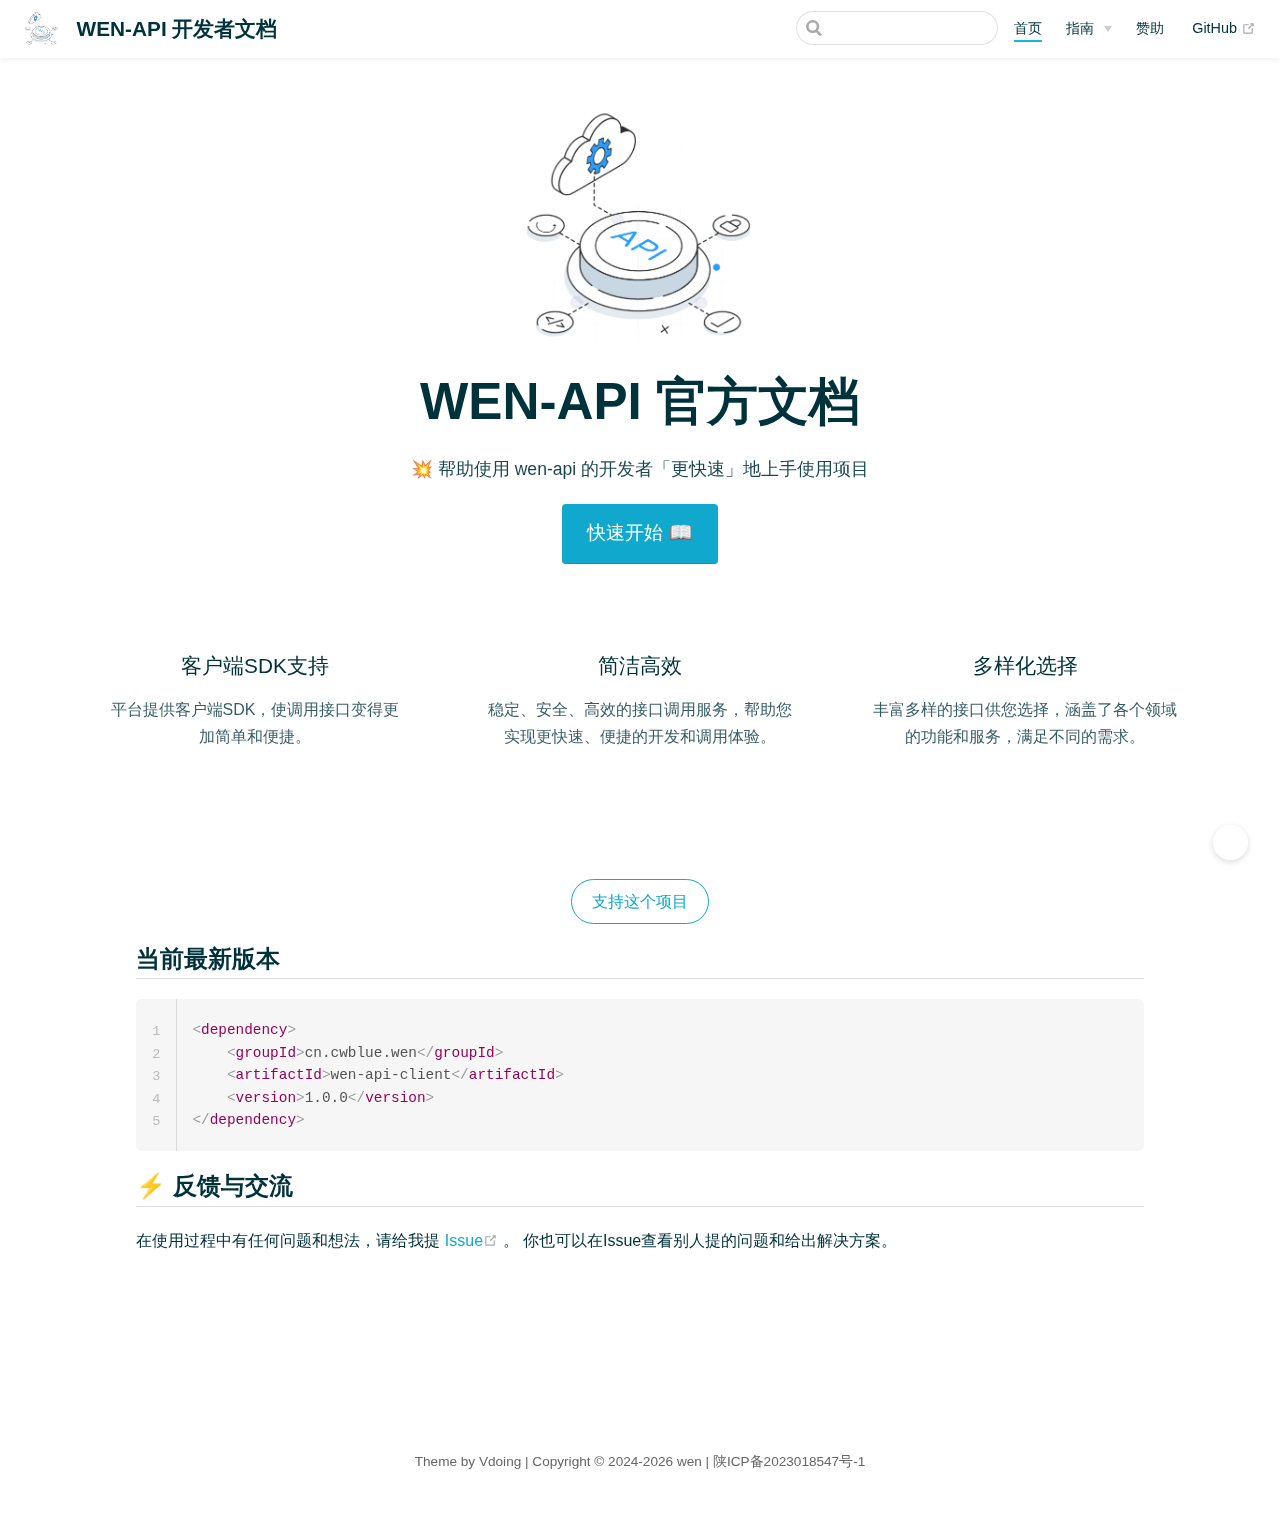
<file: index.html>
<!DOCTYPE html>
<html lang="en-US">
  <head>
    <meta charset="utf-8">
    <meta name="viewport" content="width=device-width,initial-scale=1">
    <title>WEN-API 开发者文档</title>
    <meta name="generator" content="VuePress 1.9.9">
    <link rel="icon" href="/img/gif/wen-api.png">
    <meta name="description" content="为简化开发而生">
    <meta name="keywords" content="api,api开放平台,接口">
    <meta name="theme-color" content="#47abfd">
    
    <link rel="preload" href="/assets/css/0.styles.974ee0fd.css" as="style"><link rel="preload" href="/assets/js/app.5d2a17dc.js" as="script"><link rel="preload" href="/assets/js/2.fc3be705.js" as="script"><link rel="preload" href="/assets/js/3.3699b000.js" as="script"><link rel="prefetch" href="/assets/js/4.05d36c86.js"><link rel="prefetch" href="/assets/js/5.10414b95.js"><link rel="prefetch" href="/assets/js/6.5221cc40.js"><link rel="prefetch" href="/assets/js/7.c8a1c4c3.js"><link rel="prefetch" href="/assets/js/8.511ed888.js"><link rel="prefetch" href="/assets/js/9.680e4c0f.js">
    <link rel="stylesheet" href="/assets/css/0.styles.974ee0fd.css">
  </head>
  <body class="theme-mode-light">
    <div id="app" data-server-rendered="true"><div class="theme-container sidebar-open no-sidebar"><header class="navbar blur"><div title="目录" class="sidebar-button"><svg xmlns="http://www.w3.org/2000/svg" aria-hidden="true" role="img" viewBox="0 0 448 512" class="icon"><path fill="currentColor" d="M436 124H12c-6.627 0-12-5.373-12-12V80c0-6.627 5.373-12 12-12h424c6.627 0 12 5.373 12 12v32c0 6.627-5.373 12-12 12zm0 160H12c-6.627 0-12-5.373-12-12v-32c0-6.627 5.373-12 12-12h424c6.627 0 12 5.373 12 12v32c0 6.627-5.373 12-12 12zm0 160H12c-6.627 0-12-5.373-12-12v-32c0-6.627 5.373-12 12-12h424c6.627 0 12 5.373 12 12v32c0 6.627-5.373 12-12 12z"></path></svg></div> <a href="/" aria-current="page" class="home-link router-link-exact-active router-link-active"><img src="/img/gif/wen-api.png" alt="WEN-API 开发者文档" class="logo"> <span class="site-name can-hide">WEN-API 开发者文档</span></a> <div class="links"><div class="search-box"><input aria-label="Search" autocomplete="off" spellcheck="false" value=""> <!----></div> <nav class="nav-links can-hide"><div class="nav-item"><a href="/" aria-current="page" class="nav-link router-link-exact-active router-link-active">首页</a></div><div class="nav-item"><div class="dropdown-wrapper"><button type="button" aria-label="指南" class="dropdown-title"><a href="/pages/a2f161/" class="link-title">指南</a> <span class="title" style="display:none;">指南</span> <span class="arrow right"></span></button> <ul class="nav-dropdown" style="display:none;"><li class="dropdown-item"><!----> <a href="/pages/a2f161/" class="nav-link">简 介</a></li><li class="dropdown-item"><!----> <a href="/pages/793dcb/" class="nav-link">快速开始</a></li><li class="dropdown-item"><!----> <a href="/pages/745dcb/" class="nav-link">返回响应码</a></li></ul></div></div><div class="nav-item"><a href="/pages/1b12ed/" class="nav-link">赞助</a></div> <a href="https://github.com/CCCshengjiang/wen-api-sdk" target="_blank" rel="noopener noreferrer" class="repo-link">
    GitHub
    <span><svg xmlns="http://www.w3.org/2000/svg" aria-hidden="true" focusable="false" x="0px" y="0px" viewBox="0 0 100 100" width="15" height="15" class="icon outbound"><path fill="currentColor" d="M18.8,85.1h56l0,0c2.2,0,4-1.8,4-4v-32h-8v28h-48v-48h28v-8h-32l0,0c-2.2,0-4,1.8-4,4v56C14.8,83.3,16.6,85.1,18.8,85.1z"></path> <polygon fill="currentColor" points="45.7,48.7 51.3,54.3 77.2,28.5 77.2,37.2 85.2,37.2 85.2,14.9 62.8,14.9 62.8,22.9 71.5,22.9"></polygon></svg> <span class="sr-only">(opens new window)</span></span></a></nav></div></header> <div class="sidebar-mask"></div> <div class="sidebar-hover-trigger"></div> <aside class="sidebar" style="display:none;"><!----> <nav class="nav-links"><div class="nav-item"><a href="/" aria-current="page" class="nav-link router-link-exact-active router-link-active">首页</a></div><div class="nav-item"><div class="dropdown-wrapper"><button type="button" aria-label="指南" class="dropdown-title"><a href="/pages/a2f161/" class="link-title">指南</a> <span class="title" style="display:none;">指南</span> <span class="arrow right"></span></button> <ul class="nav-dropdown" style="display:none;"><li class="dropdown-item"><!----> <a href="/pages/a2f161/" class="nav-link">简 介</a></li><li class="dropdown-item"><!----> <a href="/pages/793dcb/" class="nav-link">快速开始</a></li><li class="dropdown-item"><!----> <a href="/pages/745dcb/" class="nav-link">返回响应码</a></li></ul></div></div><div class="nav-item"><a href="/pages/1b12ed/" class="nav-link">赞助</a></div> <a href="https://github.com/CCCshengjiang/wen-api-sdk" target="_blank" rel="noopener noreferrer" class="repo-link">
    GitHub
    <span><svg xmlns="http://www.w3.org/2000/svg" aria-hidden="true" focusable="false" x="0px" y="0px" viewBox="0 0 100 100" width="15" height="15" class="icon outbound"><path fill="currentColor" d="M18.8,85.1h56l0,0c2.2,0,4-1.8,4-4v-32h-8v28h-48v-48h28v-8h-32l0,0c-2.2,0-4,1.8-4,4v56C14.8,83.3,16.6,85.1,18.8,85.1z"></path> <polygon fill="currentColor" points="45.7,48.7 51.3,54.3 77.2,28.5 77.2,37.2 85.2,37.2 85.2,14.9 62.8,14.9 62.8,22.9 71.5,22.9"></polygon></svg> <span class="sr-only">(opens new window)</span></span></a></nav>  <!----> </aside> <div class="home-wrapper" data-v-7d2bb426><div class="banner" style="background:var(--mainBg);color:var(--textColor);" data-v-7d2bb426><div class="banner-conent" data-v-7d2bb426><header class="hero" data-v-7d2bb426><img src="/img/gif/wen-api.png" data-v-7d2bb426> <h1 id="main-title" data-v-7d2bb426>
          WEN-API 官方文档
        </h1> <p class="description" data-v-7d2bb426>
          💥 帮助使用 wen-api 的开发者「更快速」地上手使用项目
        </p> <p class="action" data-v-7d2bb426><a href="/pages/a2f161/" class="nav-link action-button" data-v-7d2bb426>快速开始 📖</a></p></header> <div class="features" data-v-7d2bb426><div class="feature" data-v-7d2bb426><a href="javascript:;" data-v-7d2bb426><!----> <h2 data-v-7d2bb426>客户端SDK支持</h2> <p data-v-7d2bb426>平台提供客户端SDK，使调用接口变得更加简单和便捷。</p></a></div><div class="feature" data-v-7d2bb426><a href="javascript:;" data-v-7d2bb426><!----> <h2 data-v-7d2bb426>简洁高效</h2> <p data-v-7d2bb426>稳定、安全、高效的接口调用服务，帮助您实现更快速、便捷的开发和调用体验。</p></a></div><div class="feature" data-v-7d2bb426><a href="javascript:;" data-v-7d2bb426><!----> <h2 data-v-7d2bb426>多样化选择</h2> <p data-v-7d2bb426>丰富多样的接口供您选择，涵盖了各个领域的功能和服务，满足不同的需求。</p></a></div></div></div> <div class="slide-banner" style="display:none;" data-v-7d2bb426><div class="banner-wrapper" data-v-7d2bb426><div class="slide-banner-scroll" data-v-7d2bb426><div class="slide-banner-wrapper" data-v-7d2bb426><div class="slide-item" data-v-7d2bb426><a href="javascript:;" data-v-7d2bb426><!----> <h2 data-v-7d2bb426>客户端SDK支持</h2> <p data-v-7d2bb426>平台提供客户端SDK，使调用接口变得更加简单和便捷。</p></a></div><div class="slide-item" data-v-7d2bb426><a href="javascript:;" data-v-7d2bb426><!----> <h2 data-v-7d2bb426>简洁高效</h2> <p data-v-7d2bb426>稳定、安全、高效的接口调用服务，帮助您实现更快速、便捷的开发和调用体验。</p></a></div><div class="slide-item" data-v-7d2bb426><a href="javascript:;" data-v-7d2bb426><!----> <h2 data-v-7d2bb426>多样化选择</h2> <p data-v-7d2bb426>丰富多样的接口供您选择，涵盖了各个领域的功能和服务，满足不同的需求。</p></a></div></div></div> <div class="docs-wrapper" data-v-7d2bb426><span class="doc active" data-v-7d2bb426></span><span class="doc" data-v-7d2bb426></span><span class="doc" data-v-7d2bb426></span></div></div></div></div> <div class="main-wrapper" data-v-7d2bb426><div class="main-left"><!----> <div class="theme-vdoing-content custom card-box content__default" data-v-7d2bb426><p align="center"><a href="/pages/1b12ed/" class="become-sponsor">支持这个项目</a></p> <h2 id="当前最新版本"><a href="#当前最新版本" class="header-anchor">#</a> 当前最新版本</h2> <div class="language-xml line-numbers-mode"><pre class="language-xml"><code><span class="token tag"><span class="token tag"><span class="token punctuation">&lt;</span>dependency</span><span class="token punctuation">&gt;</span></span>
    <span class="token tag"><span class="token tag"><span class="token punctuation">&lt;</span>groupId</span><span class="token punctuation">&gt;</span></span>cn.cwblue.wen<span class="token tag"><span class="token tag"><span class="token punctuation">&lt;/</span>groupId</span><span class="token punctuation">&gt;</span></span>
    <span class="token tag"><span class="token tag"><span class="token punctuation">&lt;</span>artifactId</span><span class="token punctuation">&gt;</span></span>wen-api-client<span class="token tag"><span class="token tag"><span class="token punctuation">&lt;/</span>artifactId</span><span class="token punctuation">&gt;</span></span>
    <span class="token tag"><span class="token tag"><span class="token punctuation">&lt;</span>version</span><span class="token punctuation">&gt;</span></span>1.0.0<span class="token tag"><span class="token tag"><span class="token punctuation">&lt;/</span>version</span><span class="token punctuation">&gt;</span></span>
<span class="token tag"><span class="token tag"><span class="token punctuation">&lt;/</span>dependency</span><span class="token punctuation">&gt;</span></span>
</code></pre> <div class="line-numbers-wrapper"><span class="line-number">1</span><br><span class="line-number">2</span><br><span class="line-number">3</span><br><span class="line-number">4</span><br><span class="line-number">5</span><br></div></div><h2 id="⚡-反馈与交流"><a href="#⚡-反馈与交流" class="header-anchor">#</a> ⚡ 反馈与交流</h2> <p>在使用过程中有任何问题和想法，请给我提 <a href="https://github.com/CCCshengjiang/wen-api-sdk/issues" target="_blank" rel="noopener noreferrer">Issue<span><svg xmlns="http://www.w3.org/2000/svg" aria-hidden="true" focusable="false" x="0px" y="0px" viewBox="0 0 100 100" width="15" height="15" class="icon outbound"><path fill="currentColor" d="M18.8,85.1h56l0,0c2.2,0,4-1.8,4-4v-32h-8v28h-48v-48h28v-8h-32l0,0c-2.2,0-4,1.8-4,4v56C14.8,83.3,16.6,85.1,18.8,85.1z"></path> <polygon fill="currentColor" points="45.7,48.7 51.3,54.3 77.2,28.5 77.2,37.2 85.2,37.2 85.2,14.9 62.8,14.9 62.8,22.9 71.5,22.9"></polygon></svg> <span class="sr-only">(opens new window)</span></span></a>。
你也可以在Issue查看别人提的问题和给出解决方案。</p></div></div> <div class="main-right"><!----> <!----> <!----> <!----></div></div></div> <div class="footer"><div class="icons"><a href="https://github.com/CCCshengjiang" title="GitHub" target="_blank" class="iconfont icon-github"></a><a href="https://gitee.com/CCCshengjiang" title="Gitee" target="_blank" class="iconfont icon-gitee"></a></div> 
  Theme by
  <a href="https://github.com/xugaoyi/vuepress-theme-vdoing" target="_blank" title="本站主题">Vdoing</a> 
    | Copyright © 2024-2024
    <span>wen |  <a target="_blank" href="https://beian.miit.gov.cn/"> 陕ICP备2023018547号-1</a></span></div> <div class="buttons"><div title="返回顶部" class="button blur go-to-top iconfont icon-fanhuidingbu" style="display:none;"></div> <div title="去评论" class="button blur go-to-comment iconfont icon-pinglun" style="display:none;"></div> <div title="主题模式" class="button blur theme-mode-but iconfont icon-zhuti"><ul class="select-box" style="display:none;"><li class="iconfont icon-zidong">
          跟随系统
        </li><li class="iconfont icon-rijianmoshi">
          浅色模式
        </li><li class="iconfont icon-yejianmoshi">
          深色模式
        </li><li class="iconfont icon-yuedu">
          阅读模式
        </li></ul></div></div> <!----> <!----> <!----></div><div class="global-ui"></div></div>
    <script src="/assets/js/app.5d2a17dc.js" defer></script><script src="/assets/js/2.fc3be705.js" defer></script><script src="/assets/js/3.3699b000.js" defer></script>
  </body>
</html>
</file>
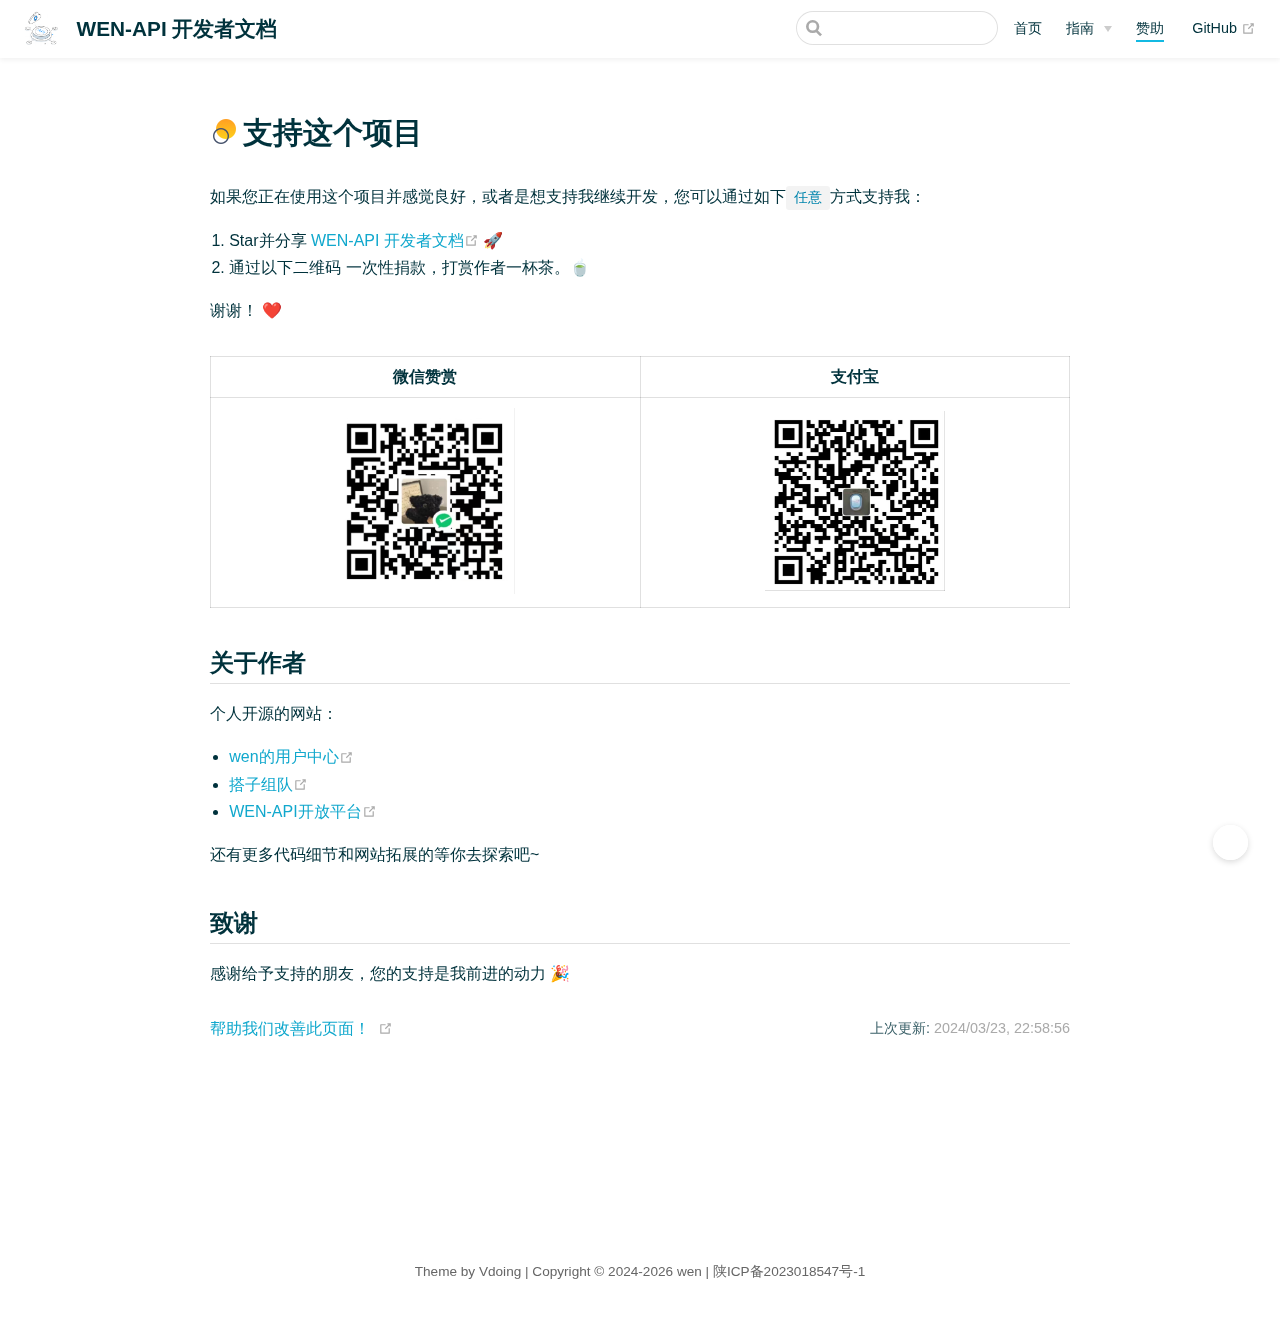
<file: pages/1b12ed/index.html>
<!DOCTYPE html>
<html lang="en-US">
  <head>
    <meta charset="utf-8">
    <meta name="viewport" content="width=device-width,initial-scale=1">
    <title>支持这个项目 | WEN-API 开发者文档</title>
    <meta name="generator" content="VuePress 1.9.9">
    <link rel="icon" href="/img/gif/wen-api.png">
    <meta name="description" content="为简化开发而生">
    <meta name="keywords" content="api,api开放平台,接口">
    <meta name="theme-color" content="#47abfd">
    
    <link rel="preload" href="/assets/css/0.styles.974ee0fd.css" as="style"><link rel="preload" href="/assets/js/app.5d2a17dc.js" as="script"><link rel="preload" href="/assets/js/2.fc3be705.js" as="script"><link rel="preload" href="/assets/js/9.680e4c0f.js" as="script"><link rel="prefetch" href="/assets/js/3.3699b000.js"><link rel="prefetch" href="/assets/js/4.05d36c86.js"><link rel="prefetch" href="/assets/js/5.10414b95.js"><link rel="prefetch" href="/assets/js/6.5221cc40.js"><link rel="prefetch" href="/assets/js/7.c8a1c4c3.js"><link rel="prefetch" href="/assets/js/8.511ed888.js">
    <link rel="stylesheet" href="/assets/css/0.styles.974ee0fd.css">
  </head>
  <body class="theme-mode-light">
    <div id="app" data-server-rendered="true"><div class="theme-container sidebar-open no-sidebar only-sidebarItem"><header class="navbar blur"><div title="目录" class="sidebar-button"><svg xmlns="http://www.w3.org/2000/svg" aria-hidden="true" role="img" viewBox="0 0 448 512" class="icon"><path fill="currentColor" d="M436 124H12c-6.627 0-12-5.373-12-12V80c0-6.627 5.373-12 12-12h424c6.627 0 12 5.373 12 12v32c0 6.627-5.373 12-12 12zm0 160H12c-6.627 0-12-5.373-12-12v-32c0-6.627 5.373-12 12-12h424c6.627 0 12 5.373 12 12v32c0 6.627-5.373 12-12 12zm0 160H12c-6.627 0-12-5.373-12-12v-32c0-6.627 5.373-12 12-12h424c6.627 0 12 5.373 12 12v32c0 6.627-5.373 12-12 12z"></path></svg></div> <a href="/" class="home-link router-link-active"><img src="/img/gif/wen-api.png" alt="WEN-API 开发者文档" class="logo"> <span class="site-name can-hide">WEN-API 开发者文档</span></a> <div class="links"><div class="search-box"><input aria-label="Search" autocomplete="off" spellcheck="false" value=""> <!----></div> <nav class="nav-links can-hide"><div class="nav-item"><a href="/" class="nav-link">首页</a></div><div class="nav-item"><div class="dropdown-wrapper"><button type="button" aria-label="指南" class="dropdown-title"><a href="/pages/a2f161/" class="link-title">指南</a> <span class="title" style="display:none;">指南</span> <span class="arrow right"></span></button> <ul class="nav-dropdown" style="display:none;"><li class="dropdown-item"><!----> <a href="/pages/a2f161/" class="nav-link">简 介</a></li><li class="dropdown-item"><!----> <a href="/pages/793dcb/" class="nav-link">快速开始</a></li><li class="dropdown-item"><!----> <a href="/pages/745dcb/" class="nav-link">返回响应码</a></li></ul></div></div><div class="nav-item"><a href="/pages/1b12ed/" aria-current="page" class="nav-link router-link-exact-active router-link-active">赞助</a></div> <a href="https://github.com/CCCshengjiang/wen-api-sdk" target="_blank" rel="noopener noreferrer" class="repo-link">
    GitHub
    <span><svg xmlns="http://www.w3.org/2000/svg" aria-hidden="true" focusable="false" x="0px" y="0px" viewBox="0 0 100 100" width="15" height="15" class="icon outbound"><path fill="currentColor" d="M18.8,85.1h56l0,0c2.2,0,4-1.8,4-4v-32h-8v28h-48v-48h28v-8h-32l0,0c-2.2,0-4,1.8-4,4v56C14.8,83.3,16.6,85.1,18.8,85.1z"></path> <polygon fill="currentColor" points="45.7,48.7 51.3,54.3 77.2,28.5 77.2,37.2 85.2,37.2 85.2,14.9 62.8,14.9 62.8,22.9 71.5,22.9"></polygon></svg> <span class="sr-only">(opens new window)</span></span></a></nav></div></header> <div class="sidebar-mask"></div> <div class="sidebar-hover-trigger"></div> <aside class="sidebar" style="display:none;"><!----> <nav class="nav-links"><div class="nav-item"><a href="/" class="nav-link">首页</a></div><div class="nav-item"><div class="dropdown-wrapper"><button type="button" aria-label="指南" class="dropdown-title"><a href="/pages/a2f161/" class="link-title">指南</a> <span class="title" style="display:none;">指南</span> <span class="arrow right"></span></button> <ul class="nav-dropdown" style="display:none;"><li class="dropdown-item"><!----> <a href="/pages/a2f161/" class="nav-link">简 介</a></li><li class="dropdown-item"><!----> <a href="/pages/793dcb/" class="nav-link">快速开始</a></li><li class="dropdown-item"><!----> <a href="/pages/745dcb/" class="nav-link">返回响应码</a></li></ul></div></div><div class="nav-item"><a href="/pages/1b12ed/" aria-current="page" class="nav-link router-link-exact-active router-link-active">赞助</a></div> <a href="https://github.com/CCCshengjiang/wen-api-sdk" target="_blank" rel="noopener noreferrer" class="repo-link">
    GitHub
    <span><svg xmlns="http://www.w3.org/2000/svg" aria-hidden="true" focusable="false" x="0px" y="0px" viewBox="0 0 100 100" width="15" height="15" class="icon outbound"><path fill="currentColor" d="M18.8,85.1h56l0,0c2.2,0,4-1.8,4-4v-32h-8v28h-48v-48h28v-8h-32l0,0c-2.2,0-4,1.8-4,4v56C14.8,83.3,16.6,85.1,18.8,85.1z"></path> <polygon fill="currentColor" points="45.7,48.7 51.3,54.3 77.2,28.5 77.2,37.2 85.2,37.2 85.2,14.9 62.8,14.9 62.8,22.9 71.5,22.9"></polygon></svg> <span class="sr-only">(opens new window)</span></span></a></nav>  <ul class="sidebar-links"><li><a href="/pages/1b12ed/" aria-current="page" class="active sidebar-link">支持这个项目</a><ul class="sidebar-sub-headers"><li class="sidebar-sub-header level2"><a href="/pages/1b12ed/#关于作者" class="sidebar-link">关于作者</a></li><li class="sidebar-sub-header level2"><a href="/pages/1b12ed/#致谢" class="sidebar-link">致谢</a></li></ul></li></ul> </aside> <div><main class="page"><div class="theme-vdoing-wrapper "><div class="placeholder"></div> <!----> <div class="content-wrapper"><!----> <h1><img src="[data-uri]">支持这个项目<!----></h1>  <div class="theme-vdoing-content content__default"><p>如果您正在使用这个项目并感觉良好，或者是想支持我继续开发，您可以通过如下<code>任意</code>方式支持我：</p> <ol><li>Star并分享 <a href="https://api-doc.cwblue.cn" target="_blank" rel="noopener noreferrer">WEN-API 开发者文档<span><svg xmlns="http://www.w3.org/2000/svg" aria-hidden="true" focusable="false" x="0px" y="0px" viewBox="0 0 100 100" width="15" height="15" class="icon outbound"><path fill="currentColor" d="M18.8,85.1h56l0,0c2.2,0,4-1.8,4-4v-32h-8v28h-48v-48h28v-8h-32l0,0c-2.2,0-4,1.8-4,4v56C14.8,83.3,16.6,85.1,18.8,85.1z"></path> <polygon fill="currentColor" points="45.7,48.7 51.3,54.3 77.2,28.5 77.2,37.2 85.2,37.2 85.2,14.9 62.8,14.9 62.8,22.9 71.5,22.9"></polygon></svg> <span class="sr-only">(opens new window)</span></span></a> 🚀</li> <li>通过以下二维码 一次性捐款，打赏作者一杯茶。🍵</li></ol> <p>谢谢！ ❤️</p> <table><thead><tr><th style="text-align:center;">微信赞赏</th> <th style="text-align:center;">支付宝</th></tr></thead> <tbody><tr><td style="text-align:center;"><img src="/img/zf/wx.jpg" alt="Wechat QRcode" width="180"></td> <td style="text-align:center;"><img src="/img/zf/zfb.jpg" alt="Alipay QRcode" width="180"></td></tr></tbody></table> <h2 id="关于作者"><a href="#关于作者" class="header-anchor">#</a> 关于作者</h2> <p>个人开源的网站：</p> <ul><li><a href="https://www.cwblue.cn" target="_blank" rel="noopener noreferrer">wen的用户中心<span><svg xmlns="http://www.w3.org/2000/svg" aria-hidden="true" focusable="false" x="0px" y="0px" viewBox="0 0 100 100" width="15" height="15" class="icon outbound"><path fill="currentColor" d="M18.8,85.1h56l0,0c2.2,0,4-1.8,4-4v-32h-8v28h-48v-48h28v-8h-32l0,0c-2.2,0-4,1.8-4,4v56C14.8,83.3,16.6,85.1,18.8,85.1z"></path> <polygon fill="currentColor" points="45.7,48.7 51.3,54.3 77.2,28.5 77.2,37.2 85.2,37.2 85.2,14.9 62.8,14.9 62.8,22.9 71.5,22.9"></polygon></svg> <span class="sr-only">(opens new window)</span></span></a></li> <li><a href="https://www.cwblue.top" target="_blank" rel="noopener noreferrer">搭子组队<span><svg xmlns="http://www.w3.org/2000/svg" aria-hidden="true" focusable="false" x="0px" y="0px" viewBox="0 0 100 100" width="15" height="15" class="icon outbound"><path fill="currentColor" d="M18.8,85.1h56l0,0c2.2,0,4-1.8,4-4v-32h-8v28h-48v-48h28v-8h-32l0,0c-2.2,0-4,1.8-4,4v56C14.8,83.3,16.6,85.1,18.8,85.1z"></path> <polygon fill="currentColor" points="45.7,48.7 51.3,54.3 77.2,28.5 77.2,37.2 85.2,37.2 85.2,14.9 62.8,14.9 62.8,22.9 71.5,22.9"></polygon></svg> <span class="sr-only">(opens new window)</span></span></a></li> <li><a href="https://wen-api.cwblue.cn" target="_blank" rel="noopener noreferrer">WEN-API开放平台<span><svg xmlns="http://www.w3.org/2000/svg" aria-hidden="true" focusable="false" x="0px" y="0px" viewBox="0 0 100 100" width="15" height="15" class="icon outbound"><path fill="currentColor" d="M18.8,85.1h56l0,0c2.2,0,4-1.8,4-4v-32h-8v28h-48v-48h28v-8h-32l0,0c-2.2,0-4,1.8-4,4v56C14.8,83.3,16.6,85.1,18.8,85.1z"></path> <polygon fill="currentColor" points="45.7,48.7 51.3,54.3 77.2,28.5 77.2,37.2 85.2,37.2 85.2,14.9 62.8,14.9 62.8,22.9 71.5,22.9"></polygon></svg> <span class="sr-only">(opens new window)</span></span></a></li></ul> <p>还有更多代码细节和网站拓展的等你去探索吧~</p> <h2 id="致谢"><a href="#致谢" class="header-anchor">#</a> 致谢</h2> <p>感谢给予支持的朋友，您的支持是我前进的动力 🎉</p></div></div>  <div class="page-edit"><div class="edit-link"><a href="https://github.com/CCCshengjiang/wen-api-doc/edit/master/docs/04.赞助/01.赞助.md" target="_blank" rel="noopener noreferrer">帮助我们改善此页面！</a> <span><svg xmlns="http://www.w3.org/2000/svg" aria-hidden="true" focusable="false" x="0px" y="0px" viewBox="0 0 100 100" width="15" height="15" class="icon outbound"><path fill="currentColor" d="M18.8,85.1h56l0,0c2.2,0,4-1.8,4-4v-32h-8v28h-48v-48h28v-8h-32l0,0c-2.2,0-4,1.8-4,4v56C14.8,83.3,16.6,85.1,18.8,85.1z"></path> <polygon fill="currentColor" points="45.7,48.7 51.3,54.3 77.2,28.5 77.2,37.2 85.2,37.2 85.2,14.9 62.8,14.9 62.8,22.9 71.5,22.9"></polygon></svg> <span class="sr-only">(opens new window)</span></span></div> <!----> <div class="last-updated"><span class="prefix">上次更新:</span> <span class="time">2024/03/23, 22:58:56</span></div></div> <div class="page-nav-wapper"><!----> <!----></div></div> <!----></main></div> <div class="footer"><div class="icons"><a href="https://github.com/CCCshengjiang" title="GitHub" target="_blank" class="iconfont icon-github"></a><a href="https://gitee.com/CCCshengjiang" title="Gitee" target="_blank" class="iconfont icon-gitee"></a></div> 
  Theme by
  <a href="https://github.com/xugaoyi/vuepress-theme-vdoing" target="_blank" title="本站主题">Vdoing</a> 
    | Copyright © 2024-2024
    <span>wen |  <a target="_blank" href="https://beian.miit.gov.cn/"> 陕ICP备2023018547号-1</a></span></div> <div class="buttons"><div title="返回顶部" class="button blur go-to-top iconfont icon-fanhuidingbu" style="display:none;"></div> <div title="去评论" class="button blur go-to-comment iconfont icon-pinglun" style="display:none;"></div> <div title="主题模式" class="button blur theme-mode-but iconfont icon-zhuti"><ul class="select-box" style="display:none;"><li class="iconfont icon-zidong">
          跟随系统
        </li><li class="iconfont icon-rijianmoshi">
          浅色模式
        </li><li class="iconfont icon-yejianmoshi">
          深色模式
        </li><li class="iconfont icon-yuedu">
          阅读模式
        </li></ul></div></div> <!----> <!----> <!----></div><div class="global-ui"></div></div>
    <script src="/assets/js/app.5d2a17dc.js" defer></script><script src="/assets/js/2.fc3be705.js" defer></script><script src="/assets/js/9.680e4c0f.js" defer></script>
  </body>
</html>
</file>
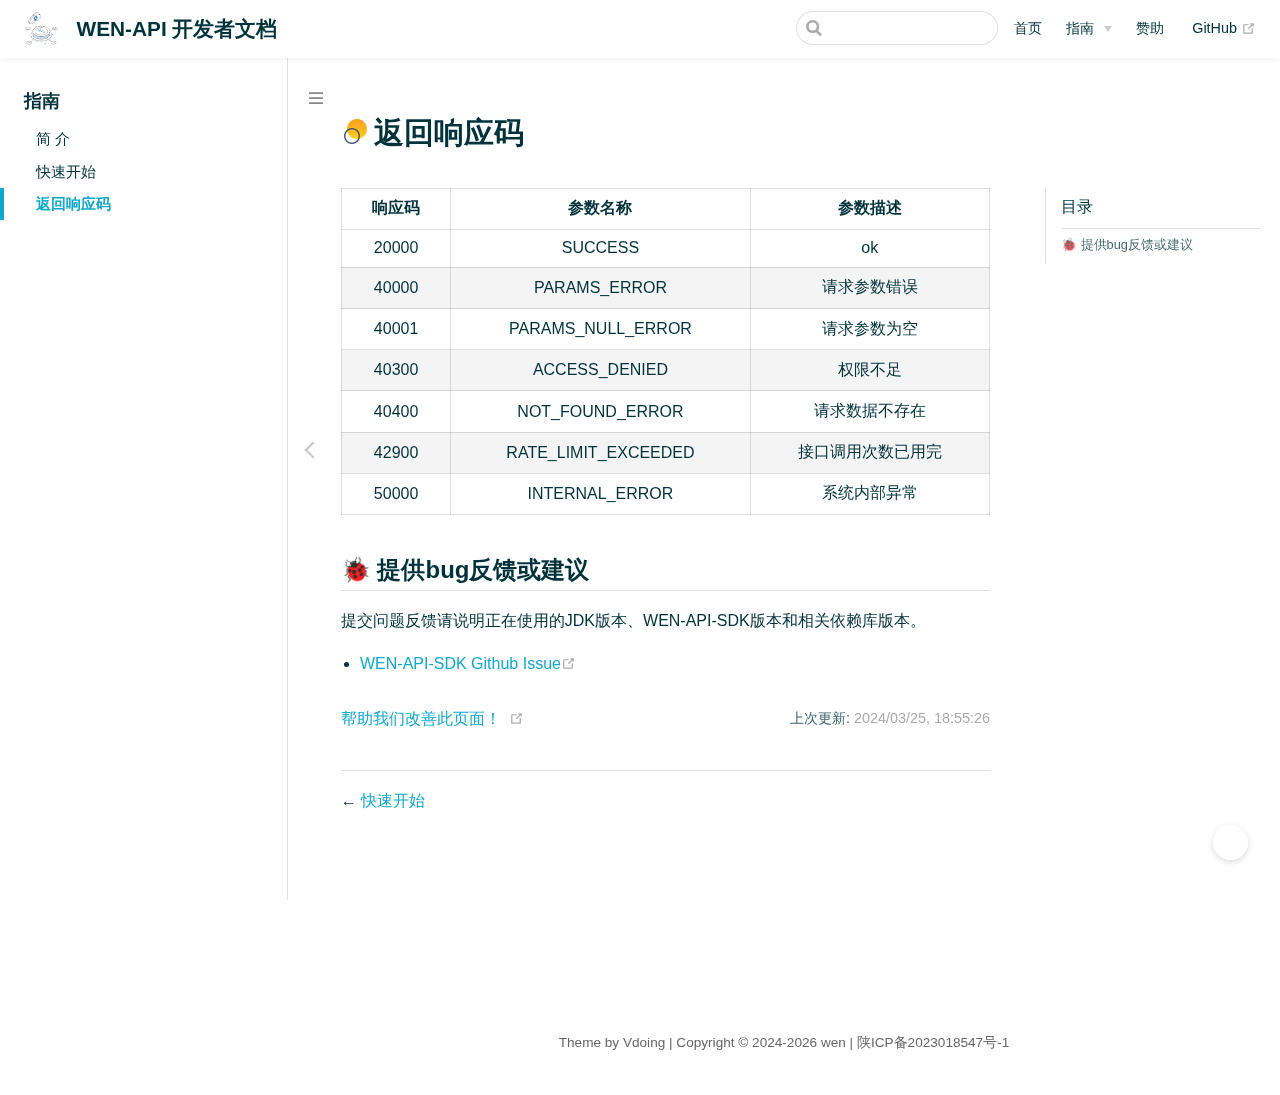
<file: pages/745dcb/index.html>
<!DOCTYPE html>
<html lang="en-US">
  <head>
    <meta charset="utf-8">
    <meta name="viewport" content="width=device-width,initial-scale=1">
    <title>返回响应码 | WEN-API 开发者文档</title>
    <meta name="generator" content="VuePress 1.9.9">
    <link rel="icon" href="/img/gif/wen-api.png">
    <meta name="description" content="为简化开发而生">
    <meta name="keywords" content="api,api开放平台,接口">
    <meta name="theme-color" content="#47abfd">
    
    <link rel="preload" href="/assets/css/0.styles.974ee0fd.css" as="style"><link rel="preload" href="/assets/js/app.5d2a17dc.js" as="script"><link rel="preload" href="/assets/js/2.fc3be705.js" as="script"><link rel="preload" href="/assets/js/8.511ed888.js" as="script"><link rel="prefetch" href="/assets/js/3.3699b000.js"><link rel="prefetch" href="/assets/js/4.05d36c86.js"><link rel="prefetch" href="/assets/js/5.10414b95.js"><link rel="prefetch" href="/assets/js/6.5221cc40.js"><link rel="prefetch" href="/assets/js/7.c8a1c4c3.js"><link rel="prefetch" href="/assets/js/9.680e4c0f.js">
    <link rel="stylesheet" href="/assets/css/0.styles.974ee0fd.css">
  </head>
  <body class="theme-mode-light">
    <div id="app" data-server-rendered="true"><div class="theme-container sidebar-open have-rightmenu"><header class="navbar blur"><div title="目录" class="sidebar-button"><svg xmlns="http://www.w3.org/2000/svg" aria-hidden="true" role="img" viewBox="0 0 448 512" class="icon"><path fill="currentColor" d="M436 124H12c-6.627 0-12-5.373-12-12V80c0-6.627 5.373-12 12-12h424c6.627 0 12 5.373 12 12v32c0 6.627-5.373 12-12 12zm0 160H12c-6.627 0-12-5.373-12-12v-32c0-6.627 5.373-12 12-12h424c6.627 0 12 5.373 12 12v32c0 6.627-5.373 12-12 12zm0 160H12c-6.627 0-12-5.373-12-12v-32c0-6.627 5.373-12 12-12h424c6.627 0 12 5.373 12 12v32c0 6.627-5.373 12-12 12z"></path></svg></div> <a href="/" class="home-link router-link-active"><img src="/img/gif/wen-api.png" alt="WEN-API 开发者文档" class="logo"> <span class="site-name can-hide">WEN-API 开发者文档</span></a> <div class="links"><div class="search-box"><input aria-label="Search" autocomplete="off" spellcheck="false" value=""> <!----></div> <nav class="nav-links can-hide"><div class="nav-item"><a href="/" class="nav-link">首页</a></div><div class="nav-item"><div class="dropdown-wrapper"><button type="button" aria-label="指南" class="dropdown-title"><a href="/pages/a2f161/" class="link-title">指南</a> <span class="title" style="display:none;">指南</span> <span class="arrow right"></span></button> <ul class="nav-dropdown" style="display:none;"><li class="dropdown-item"><!----> <a href="/pages/a2f161/" class="nav-link">简 介</a></li><li class="dropdown-item"><!----> <a href="/pages/793dcb/" class="nav-link">快速开始</a></li><li class="dropdown-item"><!----> <a href="/pages/745dcb/" aria-current="page" class="nav-link router-link-exact-active router-link-active">返回响应码</a></li></ul></div></div><div class="nav-item"><a href="/pages/1b12ed/" class="nav-link">赞助</a></div> <a href="https://github.com/CCCshengjiang/wen-api-sdk" target="_blank" rel="noopener noreferrer" class="repo-link">
    GitHub
    <span><svg xmlns="http://www.w3.org/2000/svg" aria-hidden="true" focusable="false" x="0px" y="0px" viewBox="0 0 100 100" width="15" height="15" class="icon outbound"><path fill="currentColor" d="M18.8,85.1h56l0,0c2.2,0,4-1.8,4-4v-32h-8v28h-48v-48h28v-8h-32l0,0c-2.2,0-4,1.8-4,4v56C14.8,83.3,16.6,85.1,18.8,85.1z"></path> <polygon fill="currentColor" points="45.7,48.7 51.3,54.3 77.2,28.5 77.2,37.2 85.2,37.2 85.2,14.9 62.8,14.9 62.8,22.9 71.5,22.9"></polygon></svg> <span class="sr-only">(opens new window)</span></span></a></nav></div></header> <div class="sidebar-mask"></div> <div class="sidebar-hover-trigger"></div> <aside class="sidebar" style="display:none;"><!----> <nav class="nav-links"><div class="nav-item"><a href="/" class="nav-link">首页</a></div><div class="nav-item"><div class="dropdown-wrapper"><button type="button" aria-label="指南" class="dropdown-title"><a href="/pages/a2f161/" class="link-title">指南</a> <span class="title" style="display:none;">指南</span> <span class="arrow right"></span></button> <ul class="nav-dropdown" style="display:none;"><li class="dropdown-item"><!----> <a href="/pages/a2f161/" class="nav-link">简 介</a></li><li class="dropdown-item"><!----> <a href="/pages/793dcb/" class="nav-link">快速开始</a></li><li class="dropdown-item"><!----> <a href="/pages/745dcb/" aria-current="page" class="nav-link router-link-exact-active router-link-active">返回响应码</a></li></ul></div></div><div class="nav-item"><a href="/pages/1b12ed/" class="nav-link">赞助</a></div> <a href="https://github.com/CCCshengjiang/wen-api-sdk" target="_blank" rel="noopener noreferrer" class="repo-link">
    GitHub
    <span><svg xmlns="http://www.w3.org/2000/svg" aria-hidden="true" focusable="false" x="0px" y="0px" viewBox="0 0 100 100" width="15" height="15" class="icon outbound"><path fill="currentColor" d="M18.8,85.1h56l0,0c2.2,0,4-1.8,4-4v-32h-8v28h-48v-48h28v-8h-32l0,0c-2.2,0-4,1.8-4,4v56C14.8,83.3,16.6,85.1,18.8,85.1z"></path> <polygon fill="currentColor" points="45.7,48.7 51.3,54.3 77.2,28.5 77.2,37.2 85.2,37.2 85.2,14.9 62.8,14.9 62.8,22.9 71.5,22.9"></polygon></svg> <span class="sr-only">(opens new window)</span></span></a></nav>  <ul class="sidebar-links"><li><section class="sidebar-group depth-0"><p class="sidebar-heading open"><span>指南</span> <!----></p> <ul class="sidebar-links sidebar-group-items"><li><a href="/pages/a2f161/" class="sidebar-link">简 介</a></li><li><a href="/pages/793dcb/" class="sidebar-link">快速开始</a></li><li><a href="/pages/745dcb/" aria-current="page" class="active sidebar-link">返回响应码</a><ul class="sidebar-sub-headers"><li class="sidebar-sub-header level2"><a href="/pages/745dcb/#🐞-提供bug反馈或建议" class="sidebar-link">🐞 提供bug反馈或建议</a></li></ul></li></ul></section></li></ul> </aside> <div><main class="page"><div class="theme-vdoing-wrapper "><div class="placeholder"></div> <!----> <div class="content-wrapper"><div class="right-menu-wrapper"><div class="right-menu-margin"><div class="right-menu-title">目录</div> <div class="right-menu-content"></div></div></div> <h1><img src="[data-uri]">返回响应码<!----></h1>  <div class="theme-vdoing-content content__default"><table><thead><tr><th style="text-align:center;">响应码</th> <th style="text-align:center;">参数名称</th> <th style="text-align:center;">参数描述</th></tr></thead> <tbody><tr><td style="text-align:center;">20000</td> <td style="text-align:center;">SUCCESS</td> <td style="text-align:center;">ok</td></tr> <tr><td style="text-align:center;">40000</td> <td style="text-align:center;">PARAMS_ERROR</td> <td style="text-align:center;">请求参数错误</td></tr> <tr><td style="text-align:center;">40001</td> <td style="text-align:center;">PARAMS_NULL_ERROR</td> <td style="text-align:center;">请求参数为空</td></tr> <tr><td style="text-align:center;">40300</td> <td style="text-align:center;">ACCESS_DENIED</td> <td style="text-align:center;">权限不足</td></tr> <tr><td style="text-align:center;">40400</td> <td style="text-align:center;">NOT_FOUND_ERROR</td> <td style="text-align:center;">请求数据不存在</td></tr> <tr><td style="text-align:center;">42900</td> <td style="text-align:center;">RATE_LIMIT_EXCEEDED</td> <td style="text-align:center;">接口调用次数已用完</td></tr> <tr><td style="text-align:center;">50000</td> <td style="text-align:center;">INTERNAL_ERROR</td> <td style="text-align:center;">系统内部异常</td></tr></tbody></table> <h2 id="🐞-提供bug反馈或建议"><a href="#🐞-提供bug反馈或建议" class="header-anchor">#</a> 🐞 提供bug反馈或建议</h2> <p>提交问题反馈请说明正在使用的JDK版本、WEN-API-SDK版本和相关依赖库版本。</p> <ul><li><a href="https://github.com/CCCshengjiang/wen-api-sdk/issues" target="_blank" rel="noopener noreferrer">WEN-API-SDK Github Issue<span><svg xmlns="http://www.w3.org/2000/svg" aria-hidden="true" focusable="false" x="0px" y="0px" viewBox="0 0 100 100" width="15" height="15" class="icon outbound"><path fill="currentColor" d="M18.8,85.1h56l0,0c2.2,0,4-1.8,4-4v-32h-8v28h-48v-48h28v-8h-32l0,0c-2.2,0-4,1.8-4,4v56C14.8,83.3,16.6,85.1,18.8,85.1z"></path> <polygon fill="currentColor" points="45.7,48.7 51.3,54.3 77.2,28.5 77.2,37.2 85.2,37.2 85.2,14.9 62.8,14.9 62.8,22.9 71.5,22.9"></polygon></svg> <span class="sr-only">(opens new window)</span></span></a></li></ul></div></div>  <div class="page-edit"><div class="edit-link"><a href="https://github.com/CCCshengjiang/wen-api-doc/edit/master/docs/01.指南/01.指南/03.返回响应码.md" target="_blank" rel="noopener noreferrer">帮助我们改善此页面！</a> <span><svg xmlns="http://www.w3.org/2000/svg" aria-hidden="true" focusable="false" x="0px" y="0px" viewBox="0 0 100 100" width="15" height="15" class="icon outbound"><path fill="currentColor" d="M18.8,85.1h56l0,0c2.2,0,4-1.8,4-4v-32h-8v28h-48v-48h28v-8h-32l0,0c-2.2,0-4,1.8-4,4v56C14.8,83.3,16.6,85.1,18.8,85.1z"></path> <polygon fill="currentColor" points="45.7,48.7 51.3,54.3 77.2,28.5 77.2,37.2 85.2,37.2 85.2,14.9 62.8,14.9 62.8,22.9 71.5,22.9"></polygon></svg> <span class="sr-only">(opens new window)</span></span></div> <!----> <div class="last-updated"><span class="prefix">上次更新:</span> <span class="time">2024/03/25, 18:55:26</span></div></div> <div class="page-nav-wapper"><div class="page-nav-centre-wrap"><a href="/pages/793dcb/" class="page-nav-centre page-nav-centre-prev"><div class="tooltip">快速开始</div></a> <!----></div> <div class="page-nav"><p class="inner"><span class="prev">
        ←
        <a href="/pages/793dcb/" class="prev">快速开始</a></span> <!----></p></div></div></div> <!----></main></div> <div class="footer"><div class="icons"><a href="https://github.com/CCCshengjiang" title="GitHub" target="_blank" class="iconfont icon-github"></a><a href="https://gitee.com/CCCshengjiang" title="Gitee" target="_blank" class="iconfont icon-gitee"></a></div> 
  Theme by
  <a href="https://github.com/xugaoyi/vuepress-theme-vdoing" target="_blank" title="本站主题">Vdoing</a> 
    | Copyright © 2024-2024
    <span>wen |  <a target="_blank" href="https://beian.miit.gov.cn/"> 陕ICP备2023018547号-1</a></span></div> <div class="buttons"><div title="返回顶部" class="button blur go-to-top iconfont icon-fanhuidingbu" style="display:none;"></div> <div title="去评论" class="button blur go-to-comment iconfont icon-pinglun" style="display:none;"></div> <div title="主题模式" class="button blur theme-mode-but iconfont icon-zhuti"><ul class="select-box" style="display:none;"><li class="iconfont icon-zidong">
          跟随系统
        </li><li class="iconfont icon-rijianmoshi">
          浅色模式
        </li><li class="iconfont icon-yejianmoshi">
          深色模式
        </li><li class="iconfont icon-yuedu">
          阅读模式
        </li></ul></div></div> <!----> <!----> <!----></div><div class="global-ui"></div></div>
    <script src="/assets/js/app.5d2a17dc.js" defer></script><script src="/assets/js/2.fc3be705.js" defer></script><script src="/assets/js/8.511ed888.js" defer></script>
  </body>
</html>
</file>
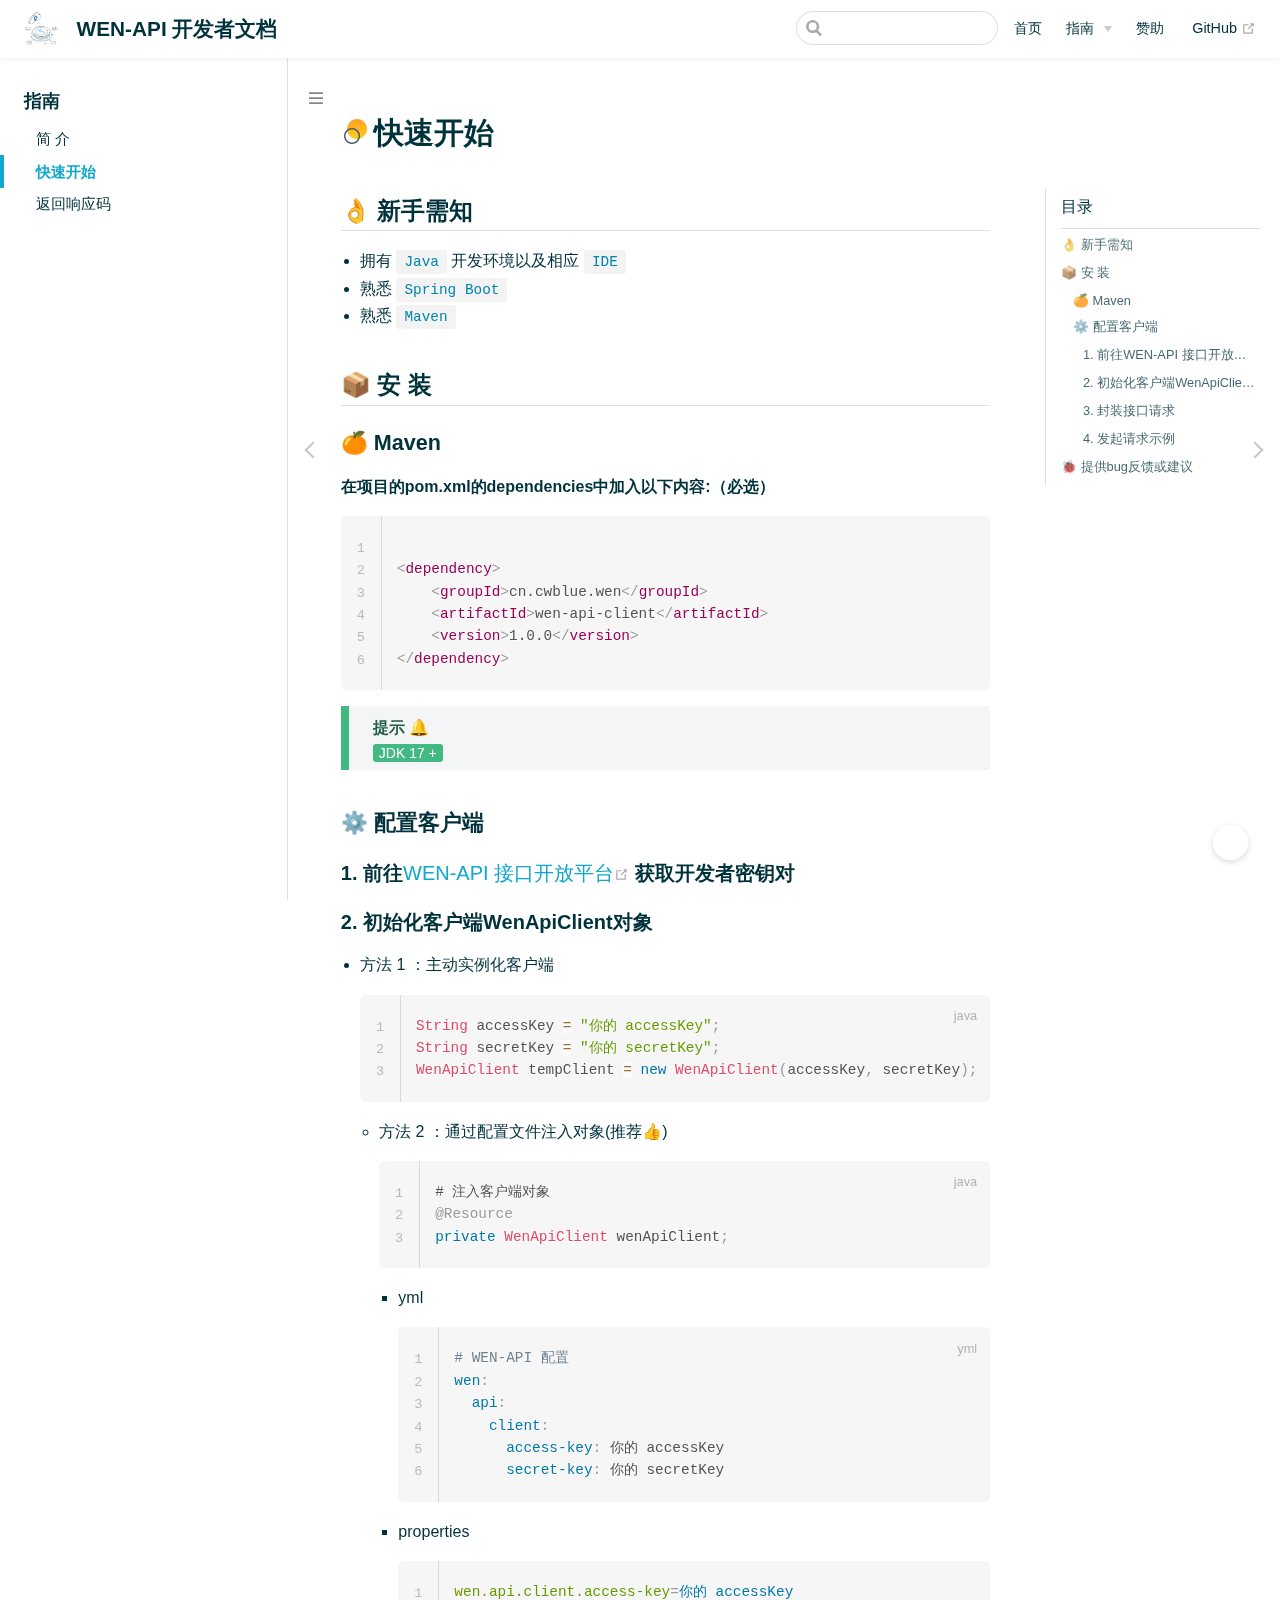
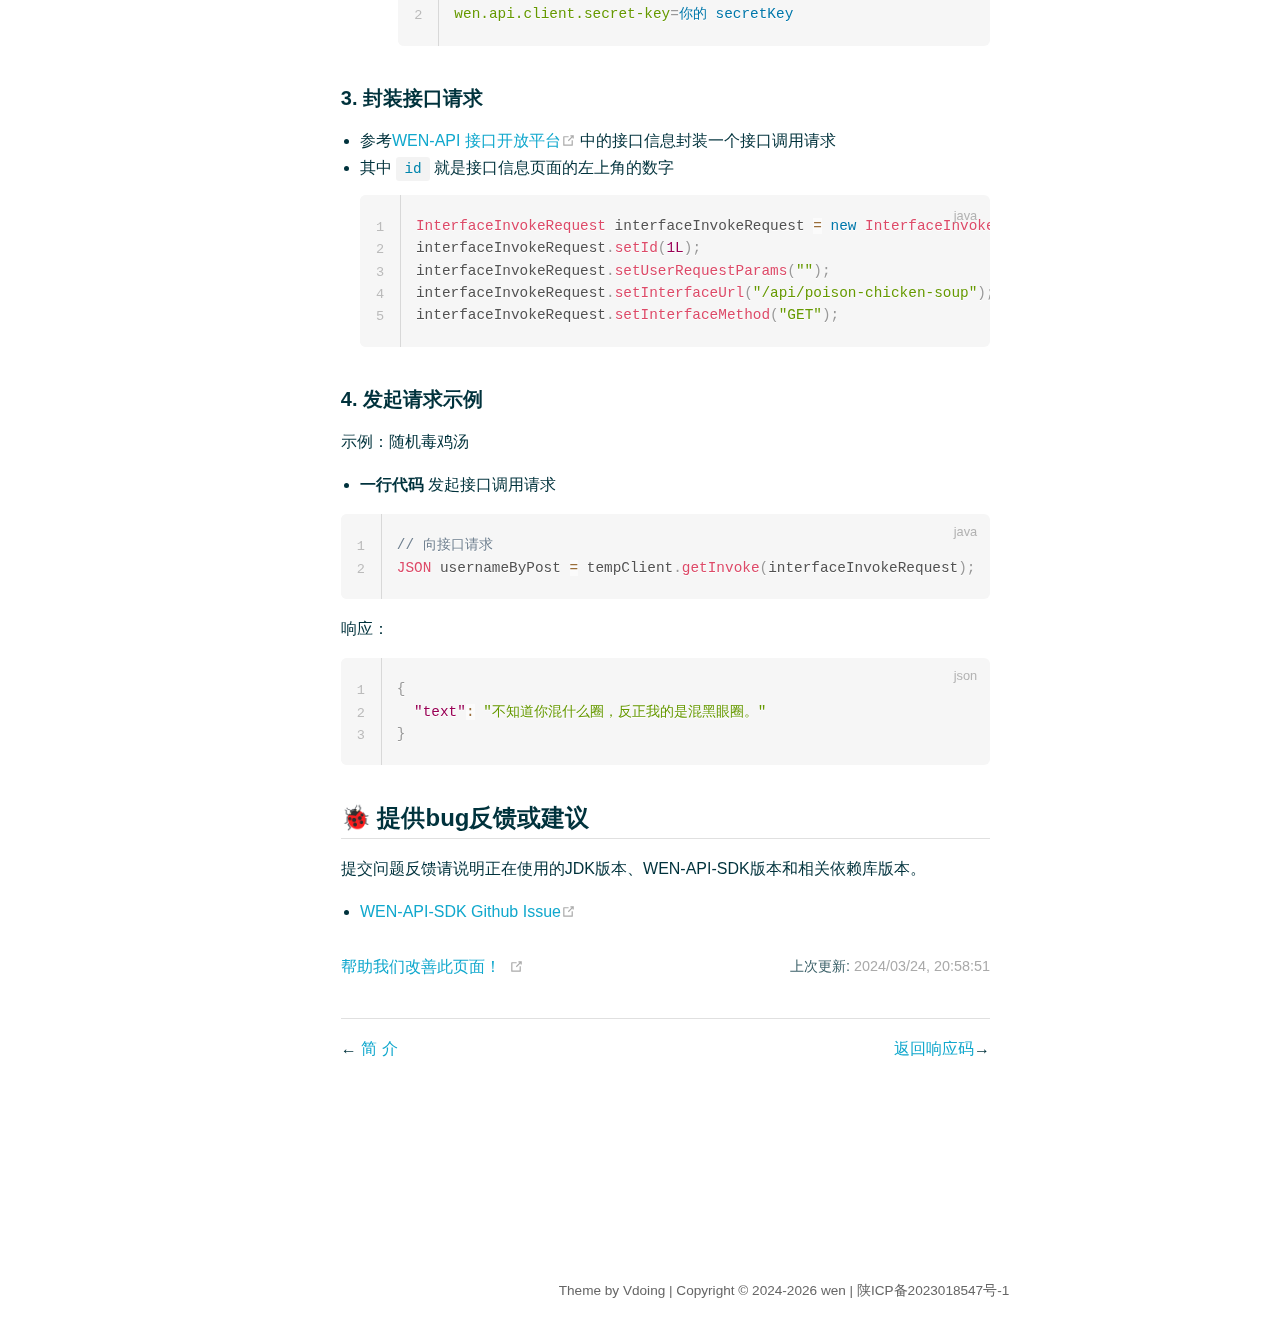
<file: pages/793dcb/index.html>
<!DOCTYPE html>
<html lang="en-US">
  <head>
    <meta charset="utf-8">
    <meta name="viewport" content="width=device-width,initial-scale=1">
    <title>快速开始 | WEN-API 开发者文档</title>
    <meta name="generator" content="VuePress 1.9.9">
    <link rel="icon" href="/img/gif/wen-api.png">
    <meta name="description" content="为简化开发而生">
    <meta name="keywords" content="api,api开放平台,接口">
    <meta name="theme-color" content="#47abfd">
    
    <link rel="preload" href="/assets/css/0.styles.974ee0fd.css" as="style"><link rel="preload" href="/assets/js/app.5d2a17dc.js" as="script"><link rel="preload" href="/assets/js/2.fc3be705.js" as="script"><link rel="preload" href="/assets/js/7.c8a1c4c3.js" as="script"><link rel="preload" href="/assets/js/4.05d36c86.js" as="script"><link rel="prefetch" href="/assets/js/3.3699b000.js"><link rel="prefetch" href="/assets/js/5.10414b95.js"><link rel="prefetch" href="/assets/js/6.5221cc40.js"><link rel="prefetch" href="/assets/js/8.511ed888.js"><link rel="prefetch" href="/assets/js/9.680e4c0f.js">
    <link rel="stylesheet" href="/assets/css/0.styles.974ee0fd.css">
  </head>
  <body class="theme-mode-light">
    <div id="app" data-server-rendered="true"><div class="theme-container sidebar-open have-rightmenu"><header class="navbar blur"><div title="目录" class="sidebar-button"><svg xmlns="http://www.w3.org/2000/svg" aria-hidden="true" role="img" viewBox="0 0 448 512" class="icon"><path fill="currentColor" d="M436 124H12c-6.627 0-12-5.373-12-12V80c0-6.627 5.373-12 12-12h424c6.627 0 12 5.373 12 12v32c0 6.627-5.373 12-12 12zm0 160H12c-6.627 0-12-5.373-12-12v-32c0-6.627 5.373-12 12-12h424c6.627 0 12 5.373 12 12v32c0 6.627-5.373 12-12 12zm0 160H12c-6.627 0-12-5.373-12-12v-32c0-6.627 5.373-12 12-12h424c6.627 0 12 5.373 12 12v32c0 6.627-5.373 12-12 12z"></path></svg></div> <a href="/" class="home-link router-link-active"><img src="/img/gif/wen-api.png" alt="WEN-API 开发者文档" class="logo"> <span class="site-name can-hide">WEN-API 开发者文档</span></a> <div class="links"><div class="search-box"><input aria-label="Search" autocomplete="off" spellcheck="false" value=""> <!----></div> <nav class="nav-links can-hide"><div class="nav-item"><a href="/" class="nav-link">首页</a></div><div class="nav-item"><div class="dropdown-wrapper"><button type="button" aria-label="指南" class="dropdown-title"><a href="/pages/a2f161/" class="link-title">指南</a> <span class="title" style="display:none;">指南</span> <span class="arrow right"></span></button> <ul class="nav-dropdown" style="display:none;"><li class="dropdown-item"><!----> <a href="/pages/a2f161/" class="nav-link">简 介</a></li><li class="dropdown-item"><!----> <a href="/pages/793dcb/" aria-current="page" class="nav-link router-link-exact-active router-link-active">快速开始</a></li><li class="dropdown-item"><!----> <a href="/pages/745dcb/" class="nav-link">返回响应码</a></li></ul></div></div><div class="nav-item"><a href="/pages/1b12ed/" class="nav-link">赞助</a></div> <a href="https://github.com/CCCshengjiang/wen-api-sdk" target="_blank" rel="noopener noreferrer" class="repo-link">
    GitHub
    <span><svg xmlns="http://www.w3.org/2000/svg" aria-hidden="true" focusable="false" x="0px" y="0px" viewBox="0 0 100 100" width="15" height="15" class="icon outbound"><path fill="currentColor" d="M18.8,85.1h56l0,0c2.2,0,4-1.8,4-4v-32h-8v28h-48v-48h28v-8h-32l0,0c-2.2,0-4,1.8-4,4v56C14.8,83.3,16.6,85.1,18.8,85.1z"></path> <polygon fill="currentColor" points="45.7,48.7 51.3,54.3 77.2,28.5 77.2,37.2 85.2,37.2 85.2,14.9 62.8,14.9 62.8,22.9 71.5,22.9"></polygon></svg> <span class="sr-only">(opens new window)</span></span></a></nav></div></header> <div class="sidebar-mask"></div> <div class="sidebar-hover-trigger"></div> <aside class="sidebar" style="display:none;"><!----> <nav class="nav-links"><div class="nav-item"><a href="/" class="nav-link">首页</a></div><div class="nav-item"><div class="dropdown-wrapper"><button type="button" aria-label="指南" class="dropdown-title"><a href="/pages/a2f161/" class="link-title">指南</a> <span class="title" style="display:none;">指南</span> <span class="arrow right"></span></button> <ul class="nav-dropdown" style="display:none;"><li class="dropdown-item"><!----> <a href="/pages/a2f161/" class="nav-link">简 介</a></li><li class="dropdown-item"><!----> <a href="/pages/793dcb/" aria-current="page" class="nav-link router-link-exact-active router-link-active">快速开始</a></li><li class="dropdown-item"><!----> <a href="/pages/745dcb/" class="nav-link">返回响应码</a></li></ul></div></div><div class="nav-item"><a href="/pages/1b12ed/" class="nav-link">赞助</a></div> <a href="https://github.com/CCCshengjiang/wen-api-sdk" target="_blank" rel="noopener noreferrer" class="repo-link">
    GitHub
    <span><svg xmlns="http://www.w3.org/2000/svg" aria-hidden="true" focusable="false" x="0px" y="0px" viewBox="0 0 100 100" width="15" height="15" class="icon outbound"><path fill="currentColor" d="M18.8,85.1h56l0,0c2.2,0,4-1.8,4-4v-32h-8v28h-48v-48h28v-8h-32l0,0c-2.2,0-4,1.8-4,4v56C14.8,83.3,16.6,85.1,18.8,85.1z"></path> <polygon fill="currentColor" points="45.7,48.7 51.3,54.3 77.2,28.5 77.2,37.2 85.2,37.2 85.2,14.9 62.8,14.9 62.8,22.9 71.5,22.9"></polygon></svg> <span class="sr-only">(opens new window)</span></span></a></nav>  <ul class="sidebar-links"><li><section class="sidebar-group depth-0"><p class="sidebar-heading open"><span>指南</span> <!----></p> <ul class="sidebar-links sidebar-group-items"><li><a href="/pages/a2f161/" class="sidebar-link">简 介</a></li><li><a href="/pages/793dcb/" aria-current="page" class="active sidebar-link">快速开始</a><ul class="sidebar-sub-headers"><li class="sidebar-sub-header level2"><a href="/pages/793dcb/#👌-新手需知" class="sidebar-link">👌 新手需知</a></li><li class="sidebar-sub-header level2"><a href="/pages/793dcb/#📦-安-装" class="sidebar-link">📦 安 装</a><ul class="sidebar-sub-headers"><li class="sidebar-sub-header level3"><a href="/pages/793dcb/#🍊-maven" class="sidebar-link">🍊 Maven</a></li><li class="sidebar-sub-header level3"><a href="/pages/793dcb/#⚙️-配置客户端" class="sidebar-link">⚙️ 配置客户端</a></li><li class="sidebar-sub-header level4"><a href="/pages/793dcb/#_1-前往wen-api-接口开放平台-获取开发者密钥对" class="sidebar-link">1. 前往WEN-API 接口开放平台 获取开发者密钥对</a></li><li class="sidebar-sub-header level4"><a href="/pages/793dcb/#_2-初始化客户端wenapiclient对象" class="sidebar-link">2. 初始化客户端WenApiClient对象</a></li><li class="sidebar-sub-header level4"><a href="/pages/793dcb/#_3-封装接口请求" class="sidebar-link">3. 封装接口请求</a></li><li class="sidebar-sub-header level4"><a href="/pages/793dcb/#_4-发起请求示例" class="sidebar-link">4. 发起请求示例</a></li></ul></li><li class="sidebar-sub-header level2"><a href="/pages/793dcb/#🐞-提供bug反馈或建议" class="sidebar-link">🐞 提供bug反馈或建议</a></li></ul></li><li><a href="/pages/745dcb/" class="sidebar-link">返回响应码</a></li></ul></section></li></ul> </aside> <div><main class="page"><div class="theme-vdoing-wrapper "><div class="placeholder"></div> <!----> <div class="content-wrapper"><div class="right-menu-wrapper"><div class="right-menu-margin"><div class="right-menu-title">目录</div> <div class="right-menu-content"></div></div></div> <h1><img src="[data-uri]">快速开始<!----></h1>  <div class="theme-vdoing-content content__default"><h2 id="👌-新手需知"><a href="#👌-新手需知" class="header-anchor">#</a> 👌 新手需知</h2> <ul><li>拥有 <code>Java</code> 开发环境以及相应 <code>IDE</code></li> <li>熟悉 <code>Spring Boot</code></li> <li>熟悉 <code>Maven</code></li></ul> <h2 id="📦-安-装"><a href="#📦-安-装" class="header-anchor">#</a> 📦 安 装</h2> <h3 id="🍊-maven"><a href="#🍊-maven" class="header-anchor">#</a> 🍊 Maven</h3> <p><strong>在项目的pom.xml的dependencies中加入以下内容:（必选）</strong></p> <div class="language-xml line-numbers-mode"><pre class="language-xml"><code>
<span class="token tag"><span class="token tag"><span class="token punctuation">&lt;</span>dependency</span><span class="token punctuation">&gt;</span></span>
    <span class="token tag"><span class="token tag"><span class="token punctuation">&lt;</span>groupId</span><span class="token punctuation">&gt;</span></span>cn.cwblue.wen<span class="token tag"><span class="token tag"><span class="token punctuation">&lt;/</span>groupId</span><span class="token punctuation">&gt;</span></span>
    <span class="token tag"><span class="token tag"><span class="token punctuation">&lt;</span>artifactId</span><span class="token punctuation">&gt;</span></span>wen-api-client<span class="token tag"><span class="token tag"><span class="token punctuation">&lt;/</span>artifactId</span><span class="token punctuation">&gt;</span></span>
    <span class="token tag"><span class="token tag"><span class="token punctuation">&lt;</span>version</span><span class="token punctuation">&gt;</span></span>1.0.0<span class="token tag"><span class="token tag"><span class="token punctuation">&lt;/</span>version</span><span class="token punctuation">&gt;</span></span>
<span class="token tag"><span class="token tag"><span class="token punctuation">&lt;/</span>dependency</span><span class="token punctuation">&gt;</span></span>
</code></pre> <div class="line-numbers-wrapper"><span class="line-number">1</span><br><span class="line-number">2</span><br><span class="line-number">3</span><br><span class="line-number">4</span><br><span class="line-number">5</span><br><span class="line-number">6</span><br></div></div><div class="custom-block tip"><p class="custom-block-title">提示 🔔️</p> <span class="badge tip" style="vertical-align:top;" data-v-d5affa18>JDK 17 +</span></div> <h3 id="⚙️-配置客户端"><a href="#⚙️-配置客户端" class="header-anchor">#</a> ⚙️ 配置客户端</h3> <h4 id="_1-前往wen-api-接口开放平台-获取开发者密钥对"><a href="#_1-前往wen-api-接口开放平台-获取开发者密钥对" class="header-anchor">#</a> 1. 前往<a href="https://wen-api.cwblue.cn/user/center" target="_blank" rel="noopener noreferrer">WEN-API 接口开放平台<span><svg xmlns="http://www.w3.org/2000/svg" aria-hidden="true" focusable="false" x="0px" y="0px" viewBox="0 0 100 100" width="15" height="15" class="icon outbound"><path fill="currentColor" d="M18.8,85.1h56l0,0c2.2,0,4-1.8,4-4v-32h-8v28h-48v-48h28v-8h-32l0,0c-2.2,0-4,1.8-4,4v56C14.8,83.3,16.6,85.1,18.8,85.1z"></path> <polygon fill="currentColor" points="45.7,48.7 51.3,54.3 77.2,28.5 77.2,37.2 85.2,37.2 85.2,14.9 62.8,14.9 62.8,22.9 71.5,22.9"></polygon></svg> <span class="sr-only">(opens new window)</span></span></a> 获取开发者密钥对</h4> <h4 id="_2-初始化客户端wenapiclient对象"><a href="#_2-初始化客户端wenapiclient对象" class="header-anchor">#</a> 2. 初始化客户端WenApiClient对象</h4> <ul><li><p>方法 1 ：主动实例化客户端</p> <div class="language-java line-numbers-mode"><pre class="language-java"><code><span class="token class-name">String</span> accessKey <span class="token operator">=</span> <span class="token string">&quot;你的 accessKey&quot;</span><span class="token punctuation">;</span>
<span class="token class-name">String</span> secretKey <span class="token operator">=</span> <span class="token string">&quot;你的 secretKey&quot;</span><span class="token punctuation">;</span>
<span class="token class-name">WenApiClient</span> tempClient <span class="token operator">=</span> <span class="token keyword">new</span> <span class="token class-name">WenApiClient</span><span class="token punctuation">(</span>accessKey<span class="token punctuation">,</span> secretKey<span class="token punctuation">)</span><span class="token punctuation">;</span>
</code></pre> <div class="line-numbers-wrapper"><span class="line-number">1</span><br><span class="line-number">2</span><br><span class="line-number">3</span><br></div></div><ul><li><p>方法 2 ：通过配置文件注入对象(推荐👍)</p> <div class="language-java line-numbers-mode"><pre class="language-java"><code># 注入客户端对象
<span class="token annotation punctuation">@Resource</span>
<span class="token keyword">private</span> <span class="token class-name">WenApiClient</span> wenApiClient<span class="token punctuation">;</span>
</code></pre> <div class="line-numbers-wrapper"><span class="line-number">1</span><br><span class="line-number">2</span><br><span class="line-number">3</span><br></div></div><ul><li><p>yml</p> <div class="language-yml line-numbers-mode"><pre class="language-yml"><code><span class="token comment"># WEN-API 配置</span>
<span class="token key atrule">wen</span><span class="token punctuation">:</span>
  <span class="token key atrule">api</span><span class="token punctuation">:</span>
    <span class="token key atrule">client</span><span class="token punctuation">:</span>
      <span class="token key atrule">access-key</span><span class="token punctuation">:</span> 你的 accessKey
      <span class="token key atrule">secret-key</span><span class="token punctuation">:</span> 你的 secretKey
</code></pre> <div class="line-numbers-wrapper"><span class="line-number">1</span><br><span class="line-number">2</span><br><span class="line-number">3</span><br><span class="line-number">4</span><br><span class="line-number">5</span><br><span class="line-number">6</span><br></div></div></li> <li><p>properties</p> <div class="language-properties line-numbers-mode"><pre class="language-properties"><code><span class="token key attr-name">wen.api.client.access-key</span><span class="token punctuation">=</span><span class="token value attr-value">你的 accessKey</span>
<span class="token key attr-name">wen.api.client.secret-key</span><span class="token punctuation">=</span><span class="token value attr-value">你的 secretKey</span>
</code></pre> <div class="line-numbers-wrapper"><span class="line-number">1</span><br><span class="line-number">2</span><br></div></div></li></ul></li></ul></li></ul> <h4 id="_3-封装接口请求"><a href="#_3-封装接口请求" class="header-anchor">#</a> 3. 封装接口请求</h4> <ul><li>参考<a href="https://wen-api.cwblue.cn/interface" target="_blank" rel="noopener noreferrer">WEN-API 接口开放平台<span><svg xmlns="http://www.w3.org/2000/svg" aria-hidden="true" focusable="false" x="0px" y="0px" viewBox="0 0 100 100" width="15" height="15" class="icon outbound"><path fill="currentColor" d="M18.8,85.1h56l0,0c2.2,0,4-1.8,4-4v-32h-8v28h-48v-48h28v-8h-32l0,0c-2.2,0-4,1.8-4,4v56C14.8,83.3,16.6,85.1,18.8,85.1z"></path> <polygon fill="currentColor" points="45.7,48.7 51.3,54.3 77.2,28.5 77.2,37.2 85.2,37.2 85.2,14.9 62.8,14.9 62.8,22.9 71.5,22.9"></polygon></svg> <span class="sr-only">(opens new window)</span></span></a> 中的接口信息封装一个接口调用请求</li> <li>其中 <code>id</code> 就是接口信息页面的左上角的数字<div class="language-java line-numbers-mode"><pre class="language-java"><code><span class="token class-name">InterfaceInvokeRequest</span> interfaceInvokeRequest <span class="token operator">=</span> <span class="token keyword">new</span> <span class="token class-name">InterfaceInvokeRequest</span><span class="token punctuation">(</span><span class="token punctuation">)</span><span class="token punctuation">;</span>
interfaceInvokeRequest<span class="token punctuation">.</span><span class="token function">setId</span><span class="token punctuation">(</span><span class="token number">1L</span><span class="token punctuation">)</span><span class="token punctuation">;</span>
interfaceInvokeRequest<span class="token punctuation">.</span><span class="token function">setUserRequestParams</span><span class="token punctuation">(</span><span class="token string">&quot;&quot;</span><span class="token punctuation">)</span><span class="token punctuation">;</span>
interfaceInvokeRequest<span class="token punctuation">.</span><span class="token function">setInterfaceUrl</span><span class="token punctuation">(</span><span class="token string">&quot;/api/poison-chicken-soup&quot;</span><span class="token punctuation">)</span><span class="token punctuation">;</span>
interfaceInvokeRequest<span class="token punctuation">.</span><span class="token function">setInterfaceMethod</span><span class="token punctuation">(</span><span class="token string">&quot;GET&quot;</span><span class="token punctuation">)</span><span class="token punctuation">;</span>
</code></pre> <div class="line-numbers-wrapper"><span class="line-number">1</span><br><span class="line-number">2</span><br><span class="line-number">3</span><br><span class="line-number">4</span><br><span class="line-number">5</span><br></div></div></li></ul> <h4 id="_4-发起请求示例"><a href="#_4-发起请求示例" class="header-anchor">#</a> 4. 发起请求示例</h4> <p>示例：随机毒鸡汤</p> <ul><li><strong>一行代码</strong> 发起接口调用请求</li></ul> <div class="language-java line-numbers-mode"><pre class="language-java"><code><span class="token comment">// 向接口请求</span>
<span class="token class-name">JSON</span> usernameByPost <span class="token operator">=</span> tempClient<span class="token punctuation">.</span><span class="token function">getInvoke</span><span class="token punctuation">(</span>interfaceInvokeRequest<span class="token punctuation">)</span><span class="token punctuation">;</span>
</code></pre> <div class="line-numbers-wrapper"><span class="line-number">1</span><br><span class="line-number">2</span><br></div></div><p>响应：</p> <div class="language-json line-numbers-mode"><pre class="language-json"><code><span class="token punctuation">{</span>
  <span class="token property">&quot;text&quot;</span><span class="token operator">:</span> <span class="token string">&quot;不知道你混什么圈，反正我的是混黑眼圈。&quot;</span>
<span class="token punctuation">}</span>
</code></pre> <div class="line-numbers-wrapper"><span class="line-number">1</span><br><span class="line-number">2</span><br><span class="line-number">3</span><br></div></div><h2 id="🐞-提供bug反馈或建议"><a href="#🐞-提供bug反馈或建议" class="header-anchor">#</a> 🐞 提供bug反馈或建议</h2> <p>提交问题反馈请说明正在使用的JDK版本、WEN-API-SDK版本和相关依赖库版本。</p> <ul><li><a href="https://github.com/CCCshengjiang/wen-api-sdk/issues" target="_blank" rel="noopener noreferrer">WEN-API-SDK Github Issue<span><svg xmlns="http://www.w3.org/2000/svg" aria-hidden="true" focusable="false" x="0px" y="0px" viewBox="0 0 100 100" width="15" height="15" class="icon outbound"><path fill="currentColor" d="M18.8,85.1h56l0,0c2.2,0,4-1.8,4-4v-32h-8v28h-48v-48h28v-8h-32l0,0c-2.2,0-4,1.8-4,4v56C14.8,83.3,16.6,85.1,18.8,85.1z"></path> <polygon fill="currentColor" points="45.7,48.7 51.3,54.3 77.2,28.5 77.2,37.2 85.2,37.2 85.2,14.9 62.8,14.9 62.8,22.9 71.5,22.9"></polygon></svg> <span class="sr-only">(opens new window)</span></span></a></li></ul></div></div>  <div class="page-edit"><div class="edit-link"><a href="https://github.com/CCCshengjiang/wen-api-doc/edit/master/docs/01.指南/01.指南/02.快速开始.md" target="_blank" rel="noopener noreferrer">帮助我们改善此页面！</a> <span><svg xmlns="http://www.w3.org/2000/svg" aria-hidden="true" focusable="false" x="0px" y="0px" viewBox="0 0 100 100" width="15" height="15" class="icon outbound"><path fill="currentColor" d="M18.8,85.1h56l0,0c2.2,0,4-1.8,4-4v-32h-8v28h-48v-48h28v-8h-32l0,0c-2.2,0-4,1.8-4,4v56C14.8,83.3,16.6,85.1,18.8,85.1z"></path> <polygon fill="currentColor" points="45.7,48.7 51.3,54.3 77.2,28.5 77.2,37.2 85.2,37.2 85.2,14.9 62.8,14.9 62.8,22.9 71.5,22.9"></polygon></svg> <span class="sr-only">(opens new window)</span></span></div> <!----> <div class="last-updated"><span class="prefix">上次更新:</span> <span class="time">2024/03/24, 20:58:51</span></div></div> <div class="page-nav-wapper"><div class="page-nav-centre-wrap"><a href="/pages/a2f161/" class="page-nav-centre page-nav-centre-prev"><div class="tooltip">简 介</div></a> <a href="/pages/745dcb/" class="page-nav-centre page-nav-centre-next"><div class="tooltip">返回响应码</div></a></div> <div class="page-nav"><p class="inner"><span class="prev">
        ←
        <a href="/pages/a2f161/" class="prev">简 介</a></span> <span class="next"><a href="/pages/745dcb/">返回响应码</a>→
      </span></p></div></div></div> <!----></main></div> <div class="footer"><div class="icons"><a href="https://github.com/CCCshengjiang" title="GitHub" target="_blank" class="iconfont icon-github"></a><a href="https://gitee.com/CCCshengjiang" title="Gitee" target="_blank" class="iconfont icon-gitee"></a></div> 
  Theme by
  <a href="https://github.com/xugaoyi/vuepress-theme-vdoing" target="_blank" title="本站主题">Vdoing</a> 
    | Copyright © 2024-2024
    <span>wen |  <a target="_blank" href="https://beian.miit.gov.cn/"> 陕ICP备2023018547号-1</a></span></div> <div class="buttons"><div title="返回顶部" class="button blur go-to-top iconfont icon-fanhuidingbu" style="display:none;"></div> <div title="去评论" class="button blur go-to-comment iconfont icon-pinglun" style="display:none;"></div> <div title="主题模式" class="button blur theme-mode-but iconfont icon-zhuti"><ul class="select-box" style="display:none;"><li class="iconfont icon-zidong">
          跟随系统
        </li><li class="iconfont icon-rijianmoshi">
          浅色模式
        </li><li class="iconfont icon-yejianmoshi">
          深色模式
        </li><li class="iconfont icon-yuedu">
          阅读模式
        </li></ul></div></div> <!----> <!----> <!----></div><div class="global-ui"></div></div>
    <script src="/assets/js/app.5d2a17dc.js" defer></script><script src="/assets/js/2.fc3be705.js" defer></script><script src="/assets/js/7.c8a1c4c3.js" defer></script><script src="/assets/js/4.05d36c86.js" defer></script>
  </body>
</html>
</file>
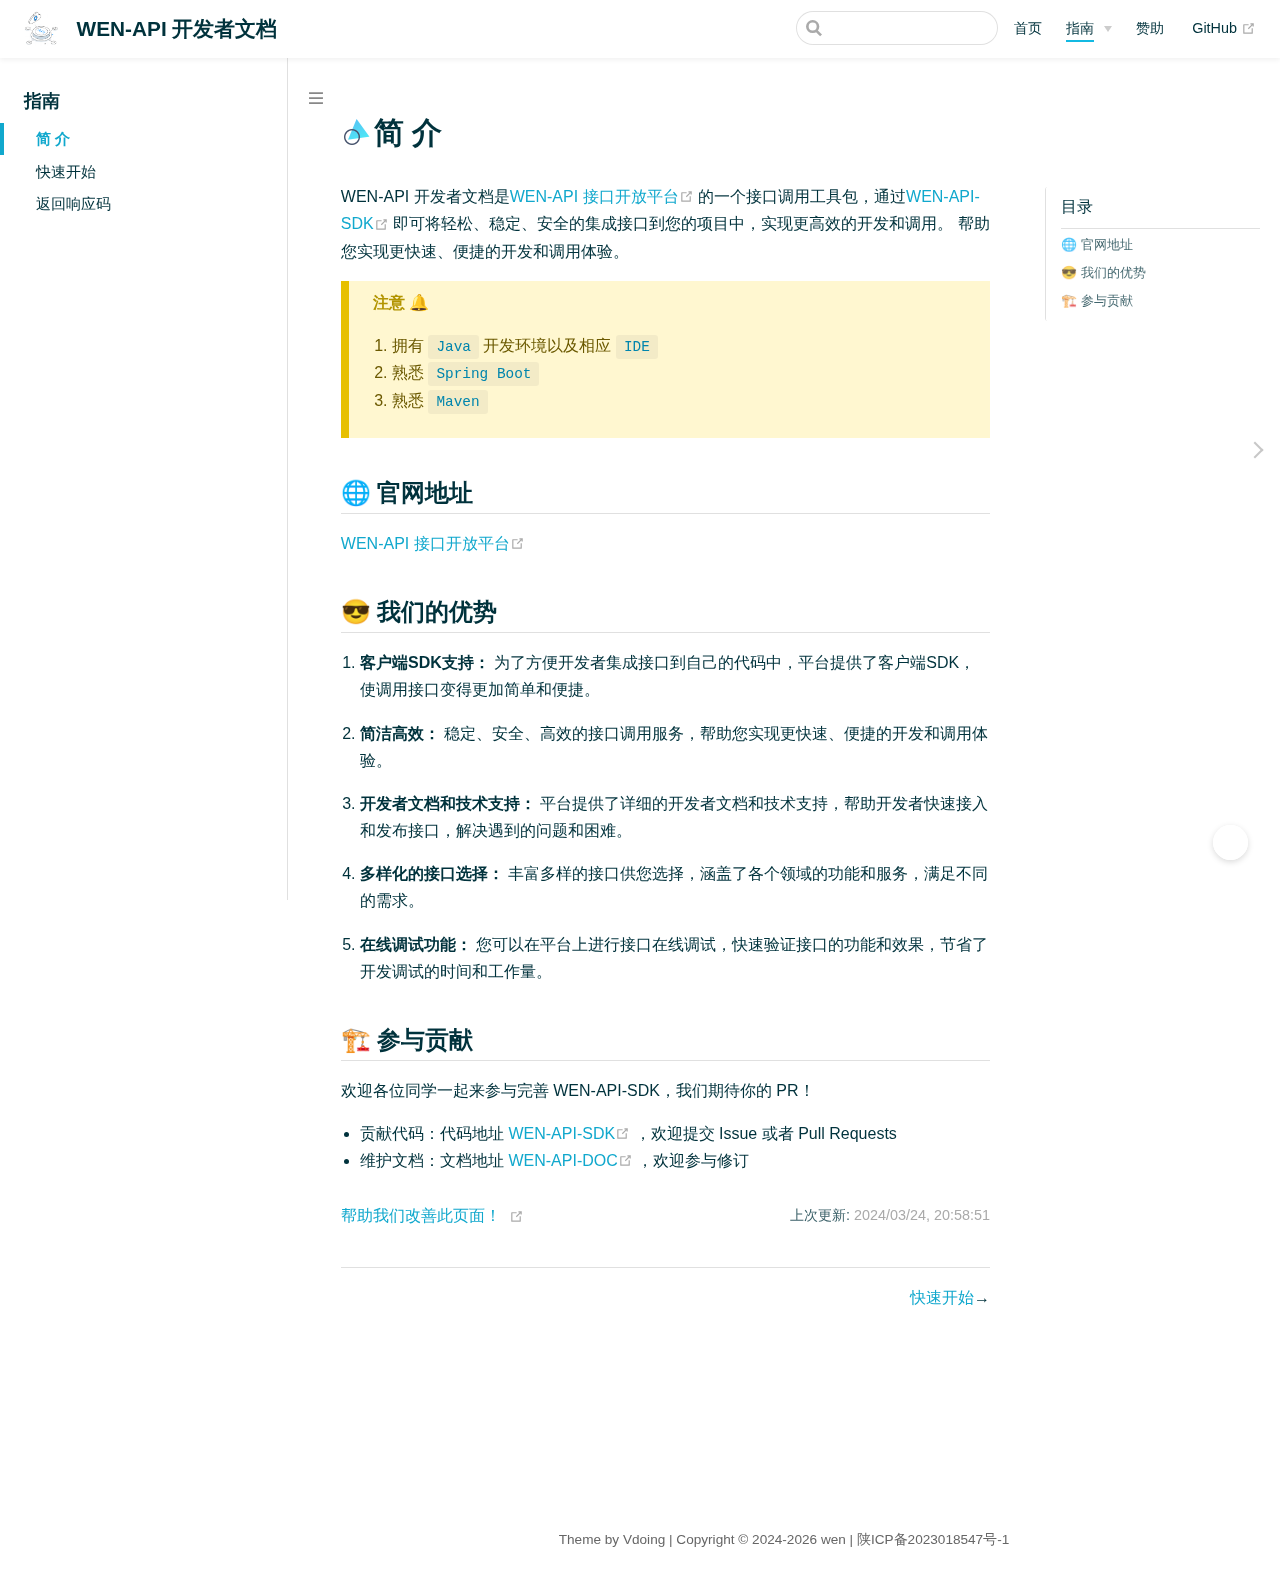
<file: pages/a2f161/index.html>
<!DOCTYPE html>
<html lang="en-US">
  <head>
    <meta charset="utf-8">
    <meta name="viewport" content="width=device-width,initial-scale=1">
    <title>简 介 | WEN-API 开发者文档</title>
    <meta name="generator" content="VuePress 1.9.9">
    <link rel="icon" href="/img/gif/wen-api.png">
    <meta name="description" content="为简化开发而生">
    <meta name="keywords" content="api,api开放平台,接口">
    <meta name="theme-color" content="#47abfd">
    
    <link rel="preload" href="/assets/css/0.styles.974ee0fd.css" as="style"><link rel="preload" href="/assets/js/app.5d2a17dc.js" as="script"><link rel="preload" href="/assets/js/2.fc3be705.js" as="script"><link rel="preload" href="/assets/js/6.5221cc40.js" as="script"><link rel="prefetch" href="/assets/js/3.3699b000.js"><link rel="prefetch" href="/assets/js/4.05d36c86.js"><link rel="prefetch" href="/assets/js/5.10414b95.js"><link rel="prefetch" href="/assets/js/7.c8a1c4c3.js"><link rel="prefetch" href="/assets/js/8.511ed888.js"><link rel="prefetch" href="/assets/js/9.680e4c0f.js">
    <link rel="stylesheet" href="/assets/css/0.styles.974ee0fd.css">
  </head>
  <body class="theme-mode-light">
    <div id="app" data-server-rendered="true"><div class="theme-container sidebar-open have-rightmenu"><header class="navbar blur"><div title="目录" class="sidebar-button"><svg xmlns="http://www.w3.org/2000/svg" aria-hidden="true" role="img" viewBox="0 0 448 512" class="icon"><path fill="currentColor" d="M436 124H12c-6.627 0-12-5.373-12-12V80c0-6.627 5.373-12 12-12h424c6.627 0 12 5.373 12 12v32c0 6.627-5.373 12-12 12zm0 160H12c-6.627 0-12-5.373-12-12v-32c0-6.627 5.373-12 12-12h424c6.627 0 12 5.373 12 12v32c0 6.627-5.373 12-12 12zm0 160H12c-6.627 0-12-5.373-12-12v-32c0-6.627 5.373-12 12-12h424c6.627 0 12 5.373 12 12v32c0 6.627-5.373 12-12 12z"></path></svg></div> <a href="/" class="home-link router-link-active"><img src="/img/gif/wen-api.png" alt="WEN-API 开发者文档" class="logo"> <span class="site-name can-hide">WEN-API 开发者文档</span></a> <div class="links"><div class="search-box"><input aria-label="Search" autocomplete="off" spellcheck="false" value=""> <!----></div> <nav class="nav-links can-hide"><div class="nav-item"><a href="/" class="nav-link">首页</a></div><div class="nav-item"><div class="dropdown-wrapper"><button type="button" aria-label="指南" class="dropdown-title"><a href="/pages/a2f161/" aria-current="page" class="link-title router-link-exact-active router-link-active">指南</a> <span class="title" style="display:none;">指南</span> <span class="arrow right"></span></button> <ul class="nav-dropdown" style="display:none;"><li class="dropdown-item"><!----> <a href="/pages/a2f161/" aria-current="page" class="nav-link router-link-exact-active router-link-active">简 介</a></li><li class="dropdown-item"><!----> <a href="/pages/793dcb/" class="nav-link">快速开始</a></li><li class="dropdown-item"><!----> <a href="/pages/745dcb/" class="nav-link">返回响应码</a></li></ul></div></div><div class="nav-item"><a href="/pages/1b12ed/" class="nav-link">赞助</a></div> <a href="https://github.com/CCCshengjiang/wen-api-sdk" target="_blank" rel="noopener noreferrer" class="repo-link">
    GitHub
    <span><svg xmlns="http://www.w3.org/2000/svg" aria-hidden="true" focusable="false" x="0px" y="0px" viewBox="0 0 100 100" width="15" height="15" class="icon outbound"><path fill="currentColor" d="M18.8,85.1h56l0,0c2.2,0,4-1.8,4-4v-32h-8v28h-48v-48h28v-8h-32l0,0c-2.2,0-4,1.8-4,4v56C14.8,83.3,16.6,85.1,18.8,85.1z"></path> <polygon fill="currentColor" points="45.7,48.7 51.3,54.3 77.2,28.5 77.2,37.2 85.2,37.2 85.2,14.9 62.8,14.9 62.8,22.9 71.5,22.9"></polygon></svg> <span class="sr-only">(opens new window)</span></span></a></nav></div></header> <div class="sidebar-mask"></div> <div class="sidebar-hover-trigger"></div> <aside class="sidebar" style="display:none;"><!----> <nav class="nav-links"><div class="nav-item"><a href="/" class="nav-link">首页</a></div><div class="nav-item"><div class="dropdown-wrapper"><button type="button" aria-label="指南" class="dropdown-title"><a href="/pages/a2f161/" aria-current="page" class="link-title router-link-exact-active router-link-active">指南</a> <span class="title" style="display:none;">指南</span> <span class="arrow right"></span></button> <ul class="nav-dropdown" style="display:none;"><li class="dropdown-item"><!----> <a href="/pages/a2f161/" aria-current="page" class="nav-link router-link-exact-active router-link-active">简 介</a></li><li class="dropdown-item"><!----> <a href="/pages/793dcb/" class="nav-link">快速开始</a></li><li class="dropdown-item"><!----> <a href="/pages/745dcb/" class="nav-link">返回响应码</a></li></ul></div></div><div class="nav-item"><a href="/pages/1b12ed/" class="nav-link">赞助</a></div> <a href="https://github.com/CCCshengjiang/wen-api-sdk" target="_blank" rel="noopener noreferrer" class="repo-link">
    GitHub
    <span><svg xmlns="http://www.w3.org/2000/svg" aria-hidden="true" focusable="false" x="0px" y="0px" viewBox="0 0 100 100" width="15" height="15" class="icon outbound"><path fill="currentColor" d="M18.8,85.1h56l0,0c2.2,0,4-1.8,4-4v-32h-8v28h-48v-48h28v-8h-32l0,0c-2.2,0-4,1.8-4,4v56C14.8,83.3,16.6,85.1,18.8,85.1z"></path> <polygon fill="currentColor" points="45.7,48.7 51.3,54.3 77.2,28.5 77.2,37.2 85.2,37.2 85.2,14.9 62.8,14.9 62.8,22.9 71.5,22.9"></polygon></svg> <span class="sr-only">(opens new window)</span></span></a></nav>  <ul class="sidebar-links"><li><section class="sidebar-group depth-0"><p class="sidebar-heading open"><span>指南</span> <!----></p> <ul class="sidebar-links sidebar-group-items"><li><a href="/pages/a2f161/" aria-current="page" class="active sidebar-link">简 介</a><ul class="sidebar-sub-headers"><li class="sidebar-sub-header level2"><a href="/pages/a2f161/#🌐-官网地址" class="sidebar-link">🌐 官网地址</a></li><li class="sidebar-sub-header level2"><a href="/pages/a2f161/#😎-我们的优势" class="sidebar-link">😎 我们的优势</a></li><li class="sidebar-sub-header level2"><a href="/pages/a2f161/#🏗️-参与贡献" class="sidebar-link">🏗️ 参与贡献</a></li></ul></li><li><a href="/pages/793dcb/" class="sidebar-link">快速开始</a></li><li><a href="/pages/745dcb/" class="sidebar-link">返回响应码</a></li></ul></section></li></ul> </aside> <div><main class="page"><div class="theme-vdoing-wrapper "><div class="placeholder"></div> <!----> <div class="content-wrapper"><div class="right-menu-wrapper"><div class="right-menu-margin"><div class="right-menu-title">目录</div> <div class="right-menu-content"></div></div></div> <h1><img src="[data-uri]">简 介<!----></h1>  <div class="theme-vdoing-content content__default"><p>WEN-API 开发者文档是<a href="https://wen-api.cwblue.cn/" target="_blank" rel="noopener noreferrer">WEN-API 接口开放平台<span><svg xmlns="http://www.w3.org/2000/svg" aria-hidden="true" focusable="false" x="0px" y="0px" viewBox="0 0 100 100" width="15" height="15" class="icon outbound"><path fill="currentColor" d="M18.8,85.1h56l0,0c2.2,0,4-1.8,4-4v-32h-8v28h-48v-48h28v-8h-32l0,0c-2.2,0-4,1.8-4,4v56C14.8,83.3,16.6,85.1,18.8,85.1z"></path> <polygon fill="currentColor" points="45.7,48.7 51.3,54.3 77.2,28.5 77.2,37.2 85.2,37.2 85.2,14.9 62.8,14.9 62.8,22.9 71.5,22.9"></polygon></svg> <span class="sr-only">(opens new window)</span></span></a>
的一个接口调用工具包，通过<a href="https://github.com/CCCshengjiang/wen-api-sdk" target="_blank" rel="noopener noreferrer">WEN-API-SDK<span><svg xmlns="http://www.w3.org/2000/svg" aria-hidden="true" focusable="false" x="0px" y="0px" viewBox="0 0 100 100" width="15" height="15" class="icon outbound"><path fill="currentColor" d="M18.8,85.1h56l0,0c2.2,0,4-1.8,4-4v-32h-8v28h-48v-48h28v-8h-32l0,0c-2.2,0-4,1.8-4,4v56C14.8,83.3,16.6,85.1,18.8,85.1z"></path> <polygon fill="currentColor" points="45.7,48.7 51.3,54.3 77.2,28.5 77.2,37.2 85.2,37.2 85.2,14.9 62.8,14.9 62.8,22.9 71.5,22.9"></polygon></svg> <span class="sr-only">(opens new window)</span></span></a>
即可将轻松、稳定、安全的集成接口到您的项目中，实现更高效的开发和调用。
帮助您实现更快速、便捷的开发和调用体验。</p> <div class="custom-block warning"><p class="custom-block-title">注意 🔔️</p> <ol><li>拥有 <code>Java</code> 开发环境以及相应 <code>IDE</code></li> <li>熟悉 <code>Spring Boot</code></li> <li>熟悉 <code>Maven</code></li></ol></div> <h2 id="🌐-官网地址"><a href="#🌐-官网地址" class="header-anchor">#</a> 🌐 官网地址</h2> <p><a href="https://wen-api.cwblue.cn/" target="_blank" rel="noopener noreferrer">WEN-API 接口开放平台<span><svg xmlns="http://www.w3.org/2000/svg" aria-hidden="true" focusable="false" x="0px" y="0px" viewBox="0 0 100 100" width="15" height="15" class="icon outbound"><path fill="currentColor" d="M18.8,85.1h56l0,0c2.2,0,4-1.8,4-4v-32h-8v28h-48v-48h28v-8h-32l0,0c-2.2,0-4,1.8-4,4v56C14.8,83.3,16.6,85.1,18.8,85.1z"></path> <polygon fill="currentColor" points="45.7,48.7 51.3,54.3 77.2,28.5 77.2,37.2 85.2,37.2 85.2,14.9 62.8,14.9 62.8,22.9 71.5,22.9"></polygon></svg> <span class="sr-only">(opens new window)</span></span></a></p> <h2 id="😎-我们的优势"><a href="#😎-我们的优势" class="header-anchor">#</a> 😎 我们的优势</h2> <ol><li><p><strong>客户端SDK支持：</strong> 为了方便开发者集成接口到自己的代码中，平台提供了客户端SDK，使调用接口变得更加简单和便捷。</p></li> <li><p><strong>简洁高效：</strong> 稳定、安全、高效的接口调用服务，帮助您实现更快速、便捷的开发和调用体验。</p></li> <li><p><strong>开发者文档和技术支持：</strong> 平台提供了详细的开发者文档和技术支持，帮助开发者快速接入和发布接口，解决遇到的问题和困难。</p></li> <li><p><strong>多样化的接口选择：</strong> 丰富多样的接口供您选择，涵盖了各个领域的功能和服务，满足不同的需求。</p></li> <li><p><strong>在线调试功能：</strong> 您可以在平台上进行接口在线调试，快速验证接口的功能和效果，节省了开发调试的时间和工作量。</p></li></ol> <h2 id="🏗️-参与贡献"><a href="#🏗️-参与贡献" class="header-anchor">#</a> 🏗️ 参与贡献</h2> <p>欢迎各位同学一起来参与完善 WEN-API-SDK，我们期待你的 PR！</p> <ul><li>贡献代码：代码地址 <a href="https://github.com/CCCshengjiang/wen-api-sdk" target="_blank" rel="noopener noreferrer">WEN-API-SDK<span><svg xmlns="http://www.w3.org/2000/svg" aria-hidden="true" focusable="false" x="0px" y="0px" viewBox="0 0 100 100" width="15" height="15" class="icon outbound"><path fill="currentColor" d="M18.8,85.1h56l0,0c2.2,0,4-1.8,4-4v-32h-8v28h-48v-48h28v-8h-32l0,0c-2.2,0-4,1.8-4,4v56C14.8,83.3,16.6,85.1,18.8,85.1z"></path> <polygon fill="currentColor" points="45.7,48.7 51.3,54.3 77.2,28.5 77.2,37.2 85.2,37.2 85.2,14.9 62.8,14.9 62.8,22.9 71.5,22.9"></polygon></svg> <span class="sr-only">(opens new window)</span></span></a>，欢迎提交 Issue 或者 Pull Requests</li> <li>维护文档：文档地址 <a href="https://github.com/CCCshengjiang/wen-api-doc" target="_blank" rel="noopener noreferrer">WEN-API-DOC<span><svg xmlns="http://www.w3.org/2000/svg" aria-hidden="true" focusable="false" x="0px" y="0px" viewBox="0 0 100 100" width="15" height="15" class="icon outbound"><path fill="currentColor" d="M18.8,85.1h56l0,0c2.2,0,4-1.8,4-4v-32h-8v28h-48v-48h28v-8h-32l0,0c-2.2,0-4,1.8-4,4v56C14.8,83.3,16.6,85.1,18.8,85.1z"></path> <polygon fill="currentColor" points="45.7,48.7 51.3,54.3 77.2,28.5 77.2,37.2 85.2,37.2 85.2,14.9 62.8,14.9 62.8,22.9 71.5,22.9"></polygon></svg> <span class="sr-only">(opens new window)</span></span></a>，欢迎参与修订</li></ul></div></div>  <div class="page-edit"><div class="edit-link"><a href="https://github.com/CCCshengjiang/wen-api-doc/edit/master/docs/01.指南/01.指南/01.简介.md" target="_blank" rel="noopener noreferrer">帮助我们改善此页面！</a> <span><svg xmlns="http://www.w3.org/2000/svg" aria-hidden="true" focusable="false" x="0px" y="0px" viewBox="0 0 100 100" width="15" height="15" class="icon outbound"><path fill="currentColor" d="M18.8,85.1h56l0,0c2.2,0,4-1.8,4-4v-32h-8v28h-48v-48h28v-8h-32l0,0c-2.2,0-4,1.8-4,4v56C14.8,83.3,16.6,85.1,18.8,85.1z"></path> <polygon fill="currentColor" points="45.7,48.7 51.3,54.3 77.2,28.5 77.2,37.2 85.2,37.2 85.2,14.9 62.8,14.9 62.8,22.9 71.5,22.9"></polygon></svg> <span class="sr-only">(opens new window)</span></span></div> <!----> <div class="last-updated"><span class="prefix">上次更新:</span> <span class="time">2024/03/24, 20:58:51</span></div></div> <div class="page-nav-wapper"><div class="page-nav-centre-wrap"><!----> <a href="/pages/793dcb/" class="page-nav-centre page-nav-centre-next"><div class="tooltip">快速开始</div></a></div> <div class="page-nav"><p class="inner"><!----> <span class="next"><a href="/pages/793dcb/">快速开始</a>→
      </span></p></div></div></div> <!----></main></div> <div class="footer"><div class="icons"><a href="https://github.com/CCCshengjiang" title="GitHub" target="_blank" class="iconfont icon-github"></a><a href="https://gitee.com/CCCshengjiang" title="Gitee" target="_blank" class="iconfont icon-gitee"></a></div> 
  Theme by
  <a href="https://github.com/xugaoyi/vuepress-theme-vdoing" target="_blank" title="本站主题">Vdoing</a> 
    | Copyright © 2024-2024
    <span>wen |  <a target="_blank" href="https://beian.miit.gov.cn/"> 陕ICP备2023018547号-1</a></span></div> <div class="buttons"><div title="返回顶部" class="button blur go-to-top iconfont icon-fanhuidingbu" style="display:none;"></div> <div title="去评论" class="button blur go-to-comment iconfont icon-pinglun" style="display:none;"></div> <div title="主题模式" class="button blur theme-mode-but iconfont icon-zhuti"><ul class="select-box" style="display:none;"><li class="iconfont icon-zidong">
          跟随系统
        </li><li class="iconfont icon-rijianmoshi">
          浅色模式
        </li><li class="iconfont icon-yejianmoshi">
          深色模式
        </li><li class="iconfont icon-yuedu">
          阅读模式
        </li></ul></div></div> <!----> <!----> <!----></div><div class="global-ui"></div></div>
    <script src="/assets/js/app.5d2a17dc.js" defer></script><script src="/assets/js/2.fc3be705.js" defer></script><script src="/assets/js/6.5221cc40.js" defer></script>
  </body>
</html>
</file>
<file: assets/css/0.styles.974ee0fd.css>
@import url(//at.alicdn.com/t/font_1678482_4tbhmh589x.css);.code-copy{color:#aaa;fill:#aaa;font-size:14px;display:inline-block;cursor:pointer}div[class*=aside-code] aside .code-copy,div[class*=language-] pre .code-copy{position:absolute;z-index:1000;top:7px;right:35px;opacity:0;font-size:16px}div[class*=aside-code] aside:hover .code-copy,div[class*=language-] pre:hover .code-copy{opacity:1}.content pre,.content pre[class*=language-]{overflow-y:hidden}div[class*=language-] pre,div[class*=language-] pre[class*=language-]{position:static!important}div[class~=language-text]:before{content:"text"}div[class~=language-yml]:before{content:"yml"}div[class*=language-] pre{-webkit-user-select:text;-moz-user-select:text;user-select:text}p code{-webkit-user-select:all;-moz-user-select:all;user-select:all}@keyframes message-move-in{0%{opacity:0;transform:translateY(-100%)}to{opacity:1;transform:translateY(0)}}#message-container .message.move-in{animation:message-move-in .3s ease-in-out}@keyframes message-move-out{0%{opacity:1;transform:translateY(0)}to{opacity:0;transform:translateY(-100%)}}#message-container .message.move-out{animation:message-move-out .3s ease-in-out;animation-fill-mode:forwards}#message-container .message{background:#fff;margin:10px 0;padding:0 10px;height:40px;box-shadow:0 0 10px 0 #ccc;font-size:14px;border-radius:3px;display:flex;align-items:center;transition:height .2s ease-in-out,margin .2s ease-in-out}#message-container{position:fixed;left:0;top:100px;right:0;display:flex;flex-direction:column;align-items:center}#message-container .message .text{color:#333;padding:0 20px 0 5px}.theme-code-block[data-v-4f1e9d0c]{display:none}.theme-code-block__active[data-v-4f1e9d0c]{display:block}.theme-code-block>pre[data-v-4f1e9d0c]{background-color:orange}@media (max-width:419px){.theme-code-group div[class*=language-][data-v-4f1e9d0c]{margin:0}}.theme-mode-light[data-v-2f5f1757]{--bodyBg:#f4f4f4;--mainBg:#fff;--sidebarBg:hsla(0,0%,100%,0.8);--blurBg:hsla(0,0%,100%,0.9);--customBlockBg:#f1f1f1;--textColor:#00323c;--textLightenColor:#0085ad;--borderColor:rgba(0,0,0,0.12);--codeBg:#f6f6f6;--codeColor:#525252}.theme-mode-light code[class*=language-][data-v-2f5f1757],.theme-mode-light pre[class*=language-][data-v-2f5f1757]{color:#000;background:none;text-shadow:0 1px #fff;font-family:Consolas,Monaco,Andale Mono,Ubuntu Mono,monospace;font-size:1em;text-align:left;white-space:pre;word-spacing:normal;word-break:normal;word-wrap:normal;line-height:1.5;-moz-tab-size:4;-o-tab-size:4;tab-size:4;-webkit-hyphens:none;hyphens:none}.theme-mode-light code[class*=language-][data-v-2f5f1757]::-moz-selection,.theme-mode-light code[class*=language-][data-v-2f5f1757] ::-moz-selection,.theme-mode-light pre[class*=language-][data-v-2f5f1757]::-moz-selection,.theme-mode-light pre[class*=language-][data-v-2f5f1757] ::-moz-selection{text-shadow:none;background:#b3d4fc}.theme-mode-light code[class*=language-][data-v-2f5f1757]::selection,.theme-mode-light code[class*=language-][data-v-2f5f1757] ::selection,.theme-mode-light pre[class*=language-][data-v-2f5f1757]::selection,.theme-mode-light pre[class*=language-][data-v-2f5f1757] ::selection{text-shadow:none;background:#b3d4fc}@media print{.theme-mode-light code[class*=language-][data-v-2f5f1757],.theme-mode-light pre[class*=language-][data-v-2f5f1757]{text-shadow:none}}.theme-mode-light pre[class*=language-][data-v-2f5f1757]{padding:1em;margin:.5em 0;overflow:auto}.theme-mode-light :not(pre)>code[class*=language-][data-v-2f5f1757],.theme-mode-light pre[class*=language-][data-v-2f5f1757]{background:#f5f2f0}.theme-mode-light :not(pre)>code[class*=language-][data-v-2f5f1757]{padding:.1em;border-radius:.3em;white-space:normal}.theme-mode-light .token.cdata[data-v-2f5f1757],.theme-mode-light .token.comment[data-v-2f5f1757],.theme-mode-light .token.doctype[data-v-2f5f1757],.theme-mode-light .token.prolog[data-v-2f5f1757]{color:#708090}.theme-mode-light .token.punctuation[data-v-2f5f1757]{color:#999}.theme-mode-light .namespace[data-v-2f5f1757]{opacity:.7}.theme-mode-light .token.boolean[data-v-2f5f1757],.theme-mode-light .token.constant[data-v-2f5f1757],.theme-mode-light .token.deleted[data-v-2f5f1757],.theme-mode-light .token.number[data-v-2f5f1757],.theme-mode-light .token.property[data-v-2f5f1757],.theme-mode-light .token.symbol[data-v-2f5f1757],.theme-mode-light .token.tag[data-v-2f5f1757]{color:#905}.theme-mode-light .token.attr-name[data-v-2f5f1757],.theme-mode-light .token.builtin[data-v-2f5f1757],.theme-mode-light .token.char[data-v-2f5f1757],.theme-mode-light .token.inserted[data-v-2f5f1757],.theme-mode-light .token.selector[data-v-2f5f1757],.theme-mode-light .token.string[data-v-2f5f1757]{color:#690}.theme-mode-light .language-css .token.string[data-v-2f5f1757],.theme-mode-light .style .token.string[data-v-2f5f1757],.theme-mode-light .token.entity[data-v-2f5f1757],.theme-mode-light .token.operator[data-v-2f5f1757],.theme-mode-light .token.url[data-v-2f5f1757]{color:#9a6e3a;background:hsla(0,0%,100%,.5)}.theme-mode-light .token.atrule[data-v-2f5f1757],.theme-mode-light .token.attr-value[data-v-2f5f1757],.theme-mode-light .token.keyword[data-v-2f5f1757]{color:#07a}.theme-mode-light .token.class-name[data-v-2f5f1757],.theme-mode-light .token.function[data-v-2f5f1757]{color:#dd4a68}.theme-mode-light .token.important[data-v-2f5f1757],.theme-mode-light .token.regex[data-v-2f5f1757],.theme-mode-light .token.variable[data-v-2f5f1757]{color:#e90}.theme-mode-light .token.bold[data-v-2f5f1757],.theme-mode-light .token.important[data-v-2f5f1757]{font-weight:700}.theme-mode-light .token.italic[data-v-2f5f1757]{font-style:italic}.theme-mode-light .token.entity[data-v-2f5f1757]{cursor:help}.theme-mode-light div[class*=language-] .highlight-lines .highlighted[data-v-2f5f1757],.theme-mode-light div[class*=language-].line-numbers-mode .highlight-lines .highlighted[data-v-2f5f1757]:before{background-color:hsla(0,0%,78.4%,.4)}.theme-mode-dark[data-v-2f5f1757]{--bodyBg:#27272b;--mainBg:#1e1e22;--sidebarBg:rgba(30,30,34,0.8);--blurBg:rgba(30,30,34,0.8);--customBlockBg:#27272b;--textColor:#9b9baa;--textLightenColor:#0085ad;--borderColor:#30363d;--codeBg:#252526;--codeColor:#fff}.theme-mode-dark code[class*=language-][data-v-2f5f1757],.theme-mode-dark pre[class*=language-][data-v-2f5f1757]{color:#ccc;background:none;text-shadow:none;font-family:Consolas,Monaco,Andale Mono,Ubuntu Mono,monospace;font-size:1em;text-align:left;white-space:pre;word-spacing:normal;word-break:normal;word-wrap:normal;line-height:1.5;-moz-tab-size:4;-o-tab-size:4;tab-size:4;-webkit-hyphens:none;hyphens:none}.theme-mode-dark pre[class*=language-][data-v-2f5f1757]{padding:1em;margin:.5em 0;overflow:auto}.theme-mode-dark :not(pre)>code[class*=language-][data-v-2f5f1757],.theme-mode-dark pre[class*=language-][data-v-2f5f1757]{background:#2d2d2d}.theme-mode-dark :not(pre)>code[class*=language-][data-v-2f5f1757]{padding:.1em;border-radius:.3em;white-space:normal}.theme-mode-dark .token.block-comment[data-v-2f5f1757],.theme-mode-dark .token.cdata[data-v-2f5f1757],.theme-mode-dark .token.comment[data-v-2f5f1757],.theme-mode-dark .token.doctype[data-v-2f5f1757],.theme-mode-dark .token.prolog[data-v-2f5f1757]{color:#999}.theme-mode-dark .token.punctuation[data-v-2f5f1757]{color:#ccc}.theme-mode-dark .token.attr-name[data-v-2f5f1757],.theme-mode-dark .token.deleted[data-v-2f5f1757],.theme-mode-dark .token.namespace[data-v-2f5f1757],.theme-mode-dark .token.tag[data-v-2f5f1757]{color:#e2777a}.theme-mode-dark .token.function-name[data-v-2f5f1757]{color:#6196cc}.theme-mode-dark .token.boolean[data-v-2f5f1757],.theme-mode-dark .token.function[data-v-2f5f1757],.theme-mode-dark .token.number[data-v-2f5f1757]{color:#f08d49}.theme-mode-dark .token.class-name[data-v-2f5f1757],.theme-mode-dark .token.constant[data-v-2f5f1757],.theme-mode-dark .token.property[data-v-2f5f1757],.theme-mode-dark .token.symbol[data-v-2f5f1757]{color:#f8c555}.theme-mode-dark .token.atrule[data-v-2f5f1757],.theme-mode-dark .token.builtin[data-v-2f5f1757],.theme-mode-dark .token.important[data-v-2f5f1757],.theme-mode-dark .token.keyword[data-v-2f5f1757],.theme-mode-dark .token.selector[data-v-2f5f1757]{color:#cc99cd}.theme-mode-dark .token.attr-value[data-v-2f5f1757],.theme-mode-dark .token.char[data-v-2f5f1757],.theme-mode-dark .token.regex[data-v-2f5f1757],.theme-mode-dark .token.string[data-v-2f5f1757],.theme-mode-dark .token.variable[data-v-2f5f1757]{color:#7ec699}.theme-mode-dark .token.entity[data-v-2f5f1757],.theme-mode-dark .token.operator[data-v-2f5f1757],.theme-mode-dark .token.url[data-v-2f5f1757]{color:#67cdcc}.theme-mode-dark .language-css .token.string[data-v-2f5f1757],.theme-mode-dark .style .token.string[data-v-2f5f1757],.theme-mode-dark .token.entity[data-v-2f5f1757],.theme-mode-dark .token.operator[data-v-2f5f1757],.theme-mode-dark .token.url[data-v-2f5f1757]{background:none}.theme-mode-dark .token.bold[data-v-2f5f1757],.theme-mode-dark .token.important[data-v-2f5f1757]{font-weight:700}.theme-mode-dark .token.italic[data-v-2f5f1757]{font-style:italic}.theme-mode-dark .token.entity[data-v-2f5f1757]{cursor:help}.theme-mode-dark .token.inserted[data-v-2f5f1757]{color:green}.theme-mode-read[data-v-2f5f1757]{--bodyBg:#ececcc;--mainBg:#f5f5d5;--sidebarBg:rgba(245,245,213,0.8);--blurBg:rgba(245,245,213,0.9);--customBlockBg:#ececcc;--textColor:#704214;--textLightenColor:#963;--borderColor:rgba(0,0,0,0.15);--codeBg:#282c34;--codeColor:#fff}.theme-mode-read code[class*=language-][data-v-2f5f1757],.theme-mode-read pre[class*=language-][data-v-2f5f1757]{color:#ccc;background:none;text-shadow:none;font-family:Consolas,Monaco,Andale Mono,Ubuntu Mono,monospace;font-size:1em;text-align:left;white-space:pre;word-spacing:normal;word-break:normal;word-wrap:normal;line-height:1.5;-moz-tab-size:4;-o-tab-size:4;tab-size:4;-webkit-hyphens:none;hyphens:none}.theme-mode-read pre[class*=language-][data-v-2f5f1757]{padding:1em;margin:.5em 0;overflow:auto}.theme-mode-read :not(pre)>code[class*=language-][data-v-2f5f1757],.theme-mode-read pre[class*=language-][data-v-2f5f1757]{background:#2d2d2d}.theme-mode-read :not(pre)>code[class*=language-][data-v-2f5f1757]{padding:.1em;border-radius:.3em;white-space:normal}.theme-mode-read .token.block-comment[data-v-2f5f1757],.theme-mode-read .token.cdata[data-v-2f5f1757],.theme-mode-read .token.comment[data-v-2f5f1757],.theme-mode-read .token.doctype[data-v-2f5f1757],.theme-mode-read .token.prolog[data-v-2f5f1757]{color:#999}.theme-mode-read .token.punctuation[data-v-2f5f1757]{color:#ccc}.theme-mode-read .token.attr-name[data-v-2f5f1757],.theme-mode-read .token.deleted[data-v-2f5f1757],.theme-mode-read .token.namespace[data-v-2f5f1757],.theme-mode-read .token.tag[data-v-2f5f1757]{color:#e2777a}.theme-mode-read .token.function-name[data-v-2f5f1757]{color:#6196cc}.theme-mode-read .token.boolean[data-v-2f5f1757],.theme-mode-read .token.function[data-v-2f5f1757],.theme-mode-read .token.number[data-v-2f5f1757]{color:#f08d49}.theme-mode-read .token.class-name[data-v-2f5f1757],.theme-mode-read .token.constant[data-v-2f5f1757],.theme-mode-read .token.property[data-v-2f5f1757],.theme-mode-read .token.symbol[data-v-2f5f1757]{color:#f8c555}.theme-mode-read .token.atrule[data-v-2f5f1757],.theme-mode-read .token.builtin[data-v-2f5f1757],.theme-mode-read .token.important[data-v-2f5f1757],.theme-mode-read .token.keyword[data-v-2f5f1757],.theme-mode-read .token.selector[data-v-2f5f1757]{color:#cc99cd}.theme-mode-read .token.attr-value[data-v-2f5f1757],.theme-mode-read .token.char[data-v-2f5f1757],.theme-mode-read .token.regex[data-v-2f5f1757],.theme-mode-read .token.string[data-v-2f5f1757],.theme-mode-read .token.variable[data-v-2f5f1757]{color:#7ec699}.theme-mode-read .token.entity[data-v-2f5f1757],.theme-mode-read .token.operator[data-v-2f5f1757],.theme-mode-read .token.url[data-v-2f5f1757]{color:#67cdcc}.theme-mode-read .language-css .token.string[data-v-2f5f1757],.theme-mode-read .style .token.string[data-v-2f5f1757],.theme-mode-read .token.entity[data-v-2f5f1757],.theme-mode-read .token.operator[data-v-2f5f1757],.theme-mode-read .token.url[data-v-2f5f1757]{background:none}.theme-mode-read .token.bold[data-v-2f5f1757],.theme-mode-read .token.important[data-v-2f5f1757]{font-weight:700}.theme-mode-read .token.italic[data-v-2f5f1757]{font-style:italic}.theme-mode-read .token.entity[data-v-2f5f1757]{cursor:help}.theme-mode-read .token.inserted[data-v-2f5f1757]{color:green}.theme-style-line.theme-mode-light[data-v-2f5f1757]{--bodyBg:#fff}.theme-style-line.theme-mode-dark[data-v-2f5f1757]{--bodyBg:#1e1e22}.theme-style-line.theme-mode-read[data-v-2f5f1757]{--bodyBg:#f5f5d5}.theme-code-group[data-v-2f5f1757],.theme-code-group__nav[data-v-2f5f1757]{background-color:var(--codeBg);padding-bottom:22px;border-radius:6px;padding-left:10px;padding-top:10px}.theme-code-group__nav[data-v-2f5f1757]{margin-bottom:-35px}.theme-code-group__ul[data-v-2f5f1757]{margin:auto 0;padding-left:0;display:inline-flex;list-style:none}.theme-code-group__li[data-v-2f5f1757],.theme-code-group__nav-tab[data-v-2f5f1757]{border:0;padding:5px;cursor:pointer;background-color:transparent;font-size:.85em;line-height:1.4;color:var(--codeColor);font-weight:600;opacity:.85}.theme-code-group__nav-tab-active[data-v-2f5f1757]{border-bottom:1px solid #11a8cd;opacity:1}.pre-blank[data-v-2f5f1757]{color:#11a8cd}body .theme-vdoing-content code{color:var(--textLightenColor);padding:.25rem .5rem;margin:0;font-size:.9em;background-color:hsla(0,0%,39.2%,.08);border-radius:3px}body .theme-vdoing-content code .token.deleted{color:#ec5975}body .theme-vdoing-content code .token.inserted{color:#11a8cd}body .theme-vdoing-content pre,body .theme-vdoing-content pre[class*=language-]{line-height:1.4;padding:1.25rem 1.5rem;margin:.85rem 0;background-color:#282c34;border-radius:6px;overflow:auto}body .theme-vdoing-content pre[class*=language-] code,body .theme-vdoing-content pre code{color:var(--codeColor);padding:0;background-color:transparent;border-radius:0}div[class*=language-]{position:relative;background-color:var(--codeBg);border-radius:6px}div[class*=language-] .highlight-lines{-webkit-user-select:none;user-select:none;padding-top:1.3rem;position:absolute;top:0;left:0;width:100%;line-height:1.4}div[class*=language-] .highlight-lines .highlighted{background-color:rgba(0,0,0,.3)}div[class*=language-] pre,div[class*=language-] pre[class*=language-]{background:transparent;position:relative!important;z-index:1}div[class*=language-]:before{position:absolute;z-index:3;top:.8em;right:1em;font-size:.8rem;color:hsla(0,0%,58.8%,.7)}div[class*=language-]:not(.line-numbers-mode) .line-numbers-wrapper{display:none}div[class*=language-].line-numbers-mode .highlight-lines .highlighted{position:relative}div[class*=language-].line-numbers-mode .highlight-lines .highlighted:before{content:" ";position:absolute;z-index:3;left:0;top:0;display:block;width:2.5rem;height:100%;background-color:rgba(0,0,0,.3)}div[class*=language-].line-numbers-mode pre{padding-left:3.5rem;vertical-align:middle}div[class*=language-].line-numbers-mode .line-numbers-wrapper{position:absolute;top:0;width:2.5rem;text-align:center;color:hsla(0,0%,49.8%,.5);padding:1.25rem 0;line-height:1.4}div[class*=language-].line-numbers-mode .line-numbers-wrapper br{-webkit-user-select:none;user-select:none}div[class*=language-].line-numbers-mode .line-numbers-wrapper .line-number{position:relative;z-index:4;-webkit-user-select:none;user-select:none;font-size:.85em}div[class*=language-].line-numbers-mode:after{content:"";position:absolute;z-index:2;top:0;left:0;width:2.5rem;height:100%;border-radius:6px 0 0 6px;border-right:1px solid var(--borderColor);background-color:var(--codeBg)}div[class~=language-js]:before{content:"js"}div[class~=language-ts]:before{content:"ts"}div[class~=language-html]:before{content:"html"}div[class~=language-md]:before{content:"md"}div[class~=language-vue]:before{content:"vue"}div[class~=language-css]:before{content:"css"}div[class~=language-sass]:before{content:"sass"}div[class~=language-scss]:before{content:"scss"}div[class~=language-less]:before{content:"less"}div[class~=language-stylus]:before{content:"stylus"}div[class~=language-go]:before{content:"go"}div[class~=language-java]:before{content:"java"}div[class~=language-c]:before{content:"c"}div[class~=language-sh]:before{content:"sh"}div[class~=language-yaml]:before{content:"yaml"}div[class~=language-py]:before{content:"py"}div[class~=language-docker]:before{content:"docker"}div[class~=language-dockerfile]:before{content:"dockerfile"}div[class~=language-makefile]:before{content:"makefile"}div[class~=language-javascript]:before{content:"js"}div[class~=language-typescript]:before{content:"ts"}div[class~=language-markup]:before{content:"html"}div[class~=language-markdown]:before{content:"md"}div[class~=language-json]:before{content:"json"}div[class~=language-ruby]:before{content:"rb"}div[class~=language-python]:before{content:"py"}div[class~=language-bash]:before{content:"sh"}div[class~=language-php]:before{content:"php"}.custom-block .custom-block-title{font-weight:600;margin-bottom:.2rem}.custom-block p{margin:0}.custom-block.danger,.custom-block.note,.custom-block.tip,.custom-block.warning{padding:.5rem 1.5rem;border-left-width:.5rem;border-left-style:solid;margin:1rem 0}.custom-block.tip{background-color:#f3f5f7;border-color:#42b983;color:#215d42}.custom-block.warning{background-color:#fff7d0;border-color:#e7c000;color:#6b5900}.custom-block.warning .custom-block-title{color:#b29400}.custom-block.warning a{color:var(--textColor)}.custom-block.danger{background-color:#ffe6e6;border-color:#c00;color:#4d0000}.custom-block.danger .custom-block-title{color:#900}.custom-block.danger a{color:var(--textColor)}.custom-block.note{background-color:#e8f5fa;border-color:#157bae;color:#0d4a68}.custom-block.right{color:var(--textColor);font-size:.9rem;text-align:right}.custom-block.theorem{margin:1rem 0;padding:.8rem 1.5rem;border-radius:2px;background-color:var(--customBlockBg)}.custom-block.theorem .title{font-weight:700;margin:.5rem 0}.custom-block.details{display:block;position:relative;border-radius:2px;margin:1em 0;padding:1.6em;background-color:var(--customBlockBg)}.custom-block.details p{margin:.8rem 0}.custom-block.details h4{margin-top:0}.custom-block.details figure:last-child,.custom-block.details p:last-child{margin-bottom:0;padding-bottom:0}.custom-block.details summary{outline:none;cursor:pointer}.custom-block.details summary:hover{color:#11a8cd}.theme-mode-dark .custom-block.warning{background-color:rgba(255,247,208,.2);color:#e7c000}.theme-mode-dark .custom-block.warning .custom-block-title{color:#ffdc2f}.theme-mode-dark .custom-block.tip{background-color:rgba(243,245,247,.2);color:#42b983}.theme-mode-dark .custom-block.danger{background-color:rgba(255,230,230,.4);color:maroon}.theme-mode-dark .custom-block.danger a{color:#11a8cd}.theme-mode-dark .custom-block.note{background-color:rgba(243,245,247,.2);color:#157bae}.arrow{display:inline-block;width:0;height:0}.arrow.up{border-bottom:6px solid #ccc}.arrow.down,.arrow.up{border-left:4px solid transparent;border-right:4px solid transparent}.arrow.down{border-top:6px solid #ccc}.arrow.right{border-left:6px solid #ccc}.arrow.left,.arrow.right{border-top:4px solid transparent;border-bottom:4px solid transparent}.arrow.left{border-right:6px solid #ccc}.theme-vdoing-content:not(.custom){max-width:860px}.table-of-contents .badge{vertical-align:middle}.center-container{text-align:center}.center-container>h1,.center-container>h2,.center-container>h3,.center-container>h4,.center-container>h5,.center-container>h6{margin-top:-3.1rem;padding-top:4.6rem;margin-bottom:0}.center-container>h1 a.header-anchor,.center-container>h2 a.header-anchor,.center-container>h3 a.header-anchor,.center-container>h4 a.header-anchor,.center-container>h5 a.header-anchor,.center-container>h6 a.header-anchor{float:none;padding-right:0;margin-left:-.9rem}.cardListContainer{margin:.7rem 0}.cardListContainer>:not(.card-list){display:none}.cardListContainer .card-list{margin:-.35rem;display:flex;flex-wrap:wrap;align-items:flex-start}.cardListContainer .card-list .card-item{width:calc(33.33333% - .7rem);margin:.35rem;background:var(--bodyBg);border-radius:3px;color:var(--textColor);display:flex;box-shadow:1px 1px 2px 0 rgba(0,0,0,.06);transition:all .4s}.cardListContainer .card-list .card-item:hover{text-decoration:none;box-shadow:0 10px 20px -10px var(--randomColor,rgba(0,0,0,.15));transform:translateY(-3px) scale(1.01)}.cardListContainer .card-list .card-item:hover img{box-shadow:3px 2px 7px rgba(0,0,0,.15)}.cardListContainer .card-list .card-item:hover div p{text-shadow:3px 2px 5px rgba(0,0,0,.15)}.cardListContainer .card-list .card-item img{width:60px;height:60px;border-radius:50%;border:2px solid #fff;margin:1rem 0 1rem 1rem;box-shadow:3px 2px 5px rgba(0,0,0,.08);transition:all .4s}.cardListContainer .card-list .card-item div{flex:1;display:inline-block;float:right;padding:1rem 0}.cardListContainer .card-list .card-item div p{margin:0;padding:0 1rem;transition:text-shadow .4s;text-align:center}.cardListContainer .card-list .card-item div .name{margin:.2rem 0 .3rem}.cardListContainer .card-list .card-item div .desc{font-size:.8rem;line-height:1.1rem;opacity:.8;margin-bottom:.2rem}.cardListContainer .card-list .card-item.row-1{width:calc(100% - .7rem)}.cardListContainer .card-list .card-item.row-1 img{margin-left:2rem}.cardListContainer .card-list .card-item.row-2{width:calc(50% - .7rem)}.cardListContainer .card-list .card-item.row-2 img{margin-left:1.5rem}.cardListContainer .card-list .card-item.row-3{width:calc(33.33333% - .7rem)}.cardListContainer .card-list .card-item.row-4{width:calc(25% - .7rem)}.cardImgListContainer{margin:1rem 0}.cardImgListContainer>:not(.card-list){display:none}.cardImgListContainer .card-list{margin:-.5rem;display:flex;flex-wrap:wrap;align-items:flex-start}.cardImgListContainer .card-list .card-item{width:calc(33.33333% - 1rem);margin:.5rem;background:var(--mainBg);border:1px solid rgba(0,0,0,.1);box-sizing:border-box;border-radius:3px;overflow:hidden;color:var(--textColor);box-shadow:2px 2px 10px rgba(0,0,0,.04);display:flex;flex-direction:column;justify-content:flex-start;align-items:stretch;align-content:stretch;transition:all .4s}.cardImgListContainer .card-list .card-item:hover{box-shadow:1px 1px 20px rgba(0,0,0,.1);transform:translateY(-3px)}.cardImgListContainer .card-list .card-item .box-img{overflow:hidden;position:relative;background:#eee}.cardImgListContainer .card-list .card-item .box-img img{display:block;width:100%;height:100%;transition:all .3s}.cardImgListContainer .card-list .card-item a{color:var(--textColor);transition:color .3s}.cardImgListContainer .card-list .card-item a:hover{text-decoration:none}.cardImgListContainer .card-list .card-item .box-info{padding:.8rem 1rem}.cardImgListContainer .card-list .card-item .box-info p{margin:0}.cardImgListContainer .card-list .card-item .box-info .desc{margin-top:.3rem;opacity:.8;font-size:.9rem;line-height:1.1rem;overflow:hidden;white-space:normal;text-overflow:ellipsis;display:-webkit-box;-webkit-box-orient:vertical}.cardImgListContainer .card-list .card-item .box-footer{overflow:hidden;padding:.8rem 1rem;border-top:1px solid rgba(0,0,0,.1)}.cardImgListContainer .card-list .card-item .box-footer img{width:1.8rem;height:1.8rem;border-radius:50%;float:left}.cardImgListContainer .card-list .card-item .box-footer span{line-height:1.8rem;float:left;margin-left:.6rem;font-size:.8rem}.cardImgListContainer .card-list .card-item.row-1{width:calc(100% - 1rem)}.cardImgListContainer .card-list .card-item.row-2{width:calc(50% - 1rem)}.cardImgListContainer .card-list .card-item.row-3{width:calc(33.33333% - 1rem)}.cardImgListContainer .card-list .card-item.row-4{width:calc(25% - 1rem)}.theme-mode-dark .cardImgListContainer .card-list .card-item,.theme-mode-dark .cardImgListContainer .card-list .card-item .box-footer{border-color:var(--borderColor)}@media (max-width:900px){.cardListContainer .card-list .card-item.row-4{width:calc(33.33333% - .7rem)}.cardImgListContainer .card-list .card-item.row-4{width:calc(33.33333% - 1rem)}}@media (max-width:720px){.cardListContainer .card-list .card-item.row-3,.cardListContainer .card-list .card-item.row-4{width:calc(50% - .7rem)}.cardListContainer .card-list .card-item.row-3 img,.cardListContainer .card-list .card-item.row-4 img{margin-left:1.5rem}.cardImgListContainer .card-list .card-item.row-3,.cardImgListContainer .card-list .card-item.row-4{width:calc(50% - 1rem)}}@media (max-width:500px){.cardListContainer .card-list .card-item.row-1,.cardListContainer .card-list .card-item.row-2,.cardListContainer .card-list .card-item.row-3,.cardListContainer .card-list .card-item.row-4{width:calc(100% - .7rem)}.cardListContainer .card-list .card-item.row-1 img,.cardListContainer .card-list .card-item.row-2 img,.cardListContainer .card-list .card-item.row-3 img,.cardListContainer .card-list .card-item.row-4 img{margin-left:1.5rem}.cardImgListContainer .card-list .card-item.row-1,.cardImgListContainer .card-list .card-item.row-2,.cardImgListContainer .card-list .card-item.row-3,.cardImgListContainer .card-list .card-item.row-4{width:calc(100% - 1rem)}}body,html{padding:0;margin:0}body{font-family:-apple-system,BlinkMacSystemFont,Segoe UI,Roboto,Oxygen,Ubuntu,Cantarell,Fira Sans,Droid Sans,Helvetica Neue,sans-serif;-webkit-font-smoothing:antialiased;-moz-osx-font-smoothing:grayscale;-webkit-tap-highlight-color:transparent;font-size:16px;color:#2c3e50;background:var(--bodyBg)}a,button,input{outline:none;-webkit-tap-highlight-color:rgba(255,255,255,0);-webkit-focus-ring-color:transparent}@media (min-width:719px){::-webkit-scrollbar{width:6px;height:5px}::-webkit-scrollbar-track-piece{background-color:rgba(0,0,0,.15);-webkit-border-radius:3px}::-webkit-scrollbar-thumb:vertical{height:5px;background-color:rgba(0,0,0,.28);-webkit-border-radius:3px}::-webkit-scrollbar-thumb:horizontal{width:5px;background-color:rgba(0,0,0,.28);-webkit-border-radius:3px}}.card-box{border-radius:5px;background:var(--mainBg);box-shadow:0 0 4px 0 rgba(0,0,0,.1);transition:box-shadow .5s}.card-box:hover{box-shadow:0 1px 15px 0 rgba(0,0,0,.1)}@media (max-width:719px){.theme-style-line{margin-left:-1px;margin-right:-1px}}.theme-style-line .card-box{box-shadow:0 0;border:1px solid var(--borderColor)}.blur{-webkit-backdrop-filter:saturate(200%) blur(20px);backdrop-filter:saturate(200%) blur(20px)}.custom-page{min-height:calc(100vh - 3.6rem);padding-top:3.6rem;padding-bottom:.9rem}.custom-page .theme-vdoing-wrapper{margin:0 auto}body .search-box input{background-color:transparent;color:var(--textColor);border:1px solid var(--borderColor,#ccc)}@media (max-width:959px){body .search-box input{border-color:transparent}}.page{transition:padding .2s ease;padding-left:.8rem}.navbar{position:fixed;z-index:20;top:0;left:0;right:0;height:3.6rem;background-color:var(--blurBg);box-sizing:border-box;box-shadow:0 2px 5px rgba(0,0,0,.06)}.sidebar-mask{top:0;width:100vw;height:100vh}.sidebar-hover-trigger,.sidebar-mask{position:fixed;z-index:12;left:0;display:none}.sidebar-hover-trigger{top:8.1rem;bottom:0;width:24px}.sidebar{font-size:16px;background-color:var(--sidebarBg);width:18rem;position:fixed;z-index:13;margin:0;top:3.6rem;left:0;bottom:0;box-sizing:border-box;border-right:1px solid var(--borderColor);overflow-y:auto;transform:translateX(-100%);transition:transform .2s}@media (max-width:719px){.sidebar{background-color:var(--mainBg)}}.theme-vdoing-content:not(.custom){word-wrap:break-word}.theme-vdoing-content:not(.custom) a:hover{text-decoration:underline}.theme-vdoing-content:not(.custom) p.demo{padding:1rem 1.5rem;border:1px solid #ddd;border-radius:4px}.theme-vdoing-content:not(.custom) img{max-width:100%}.theme-vdoing-content.custom{padding:0;margin:0}.theme-vdoing-content.custom img{max-width:100%}a{font-weight:500;text-decoration:none}a,p a code{color:#11a8cd}p a code{font-weight:400}kbd{background:#eee;border:.15rem solid #ddd;border-bottom:.25rem solid #ddd;border-radius:.15rem;padding:0 .15em}blockquote{font-size:1rem;opacity:.75;border-left:.2rem solid hsla(0,0%,39.2%,.3);margin:1rem 0;padding:.25rem 0 .25rem 1rem}blockquote>p{margin:0}ol,ul{padding-left:1.2em}strong{font-weight:600}h1,h2,h3,h4,h5,h6{font-weight:600;line-height:1.25}.theme-vdoing-content:not(.custom)>h1,.theme-vdoing-content:not(.custom)>h2,.theme-vdoing-content:not(.custom)>h3,.theme-vdoing-content:not(.custom)>h4,.theme-vdoing-content:not(.custom)>h5,.theme-vdoing-content:not(.custom)>h6{margin-top:-3.1rem;padding-top:4.6rem;margin-bottom:0}.theme-vdoing-content:not(.custom)>h1:first-child,.theme-vdoing-content:not(.custom)>h2:first-child,.theme-vdoing-content:not(.custom)>h3:first-child,.theme-vdoing-content:not(.custom)>h4:first-child,.theme-vdoing-content:not(.custom)>h5:first-child,.theme-vdoing-content:not(.custom)>h6:first-child{margin-bottom:1rem}.theme-vdoing-content:not(.custom)>h1:first-child+.custom-block,.theme-vdoing-content:not(.custom)>h1:first-child+p,.theme-vdoing-content:not(.custom)>h1:first-child+pre,.theme-vdoing-content:not(.custom)>h2:first-child+.custom-block,.theme-vdoing-content:not(.custom)>h2:first-child+p,.theme-vdoing-content:not(.custom)>h2:first-child+pre,.theme-vdoing-content:not(.custom)>h3:first-child+.custom-block,.theme-vdoing-content:not(.custom)>h3:first-child+p,.theme-vdoing-content:not(.custom)>h3:first-child+pre,.theme-vdoing-content:not(.custom)>h4:first-child+.custom-block,.theme-vdoing-content:not(.custom)>h4:first-child+p,.theme-vdoing-content:not(.custom)>h4:first-child+pre,.theme-vdoing-content:not(.custom)>h5:first-child+.custom-block,.theme-vdoing-content:not(.custom)>h5:first-child+p,.theme-vdoing-content:not(.custom)>h5:first-child+pre,.theme-vdoing-content:not(.custom)>h6:first-child+.custom-block,.theme-vdoing-content:not(.custom)>h6:first-child+p,.theme-vdoing-content:not(.custom)>h6:first-child+pre{margin-top:2rem}h1:focus .header-anchor,h1:hover .header-anchor,h2:focus .header-anchor,h2:hover .header-anchor,h3:focus .header-anchor,h3:hover .header-anchor,h4:focus .header-anchor,h4:hover .header-anchor,h5:focus .header-anchor,h5:hover .header-anchor,h6:focus .header-anchor,h6:hover .header-anchor{opacity:1}.theme-vdoing-content:not(.custom)>.custom-block:first-child,.theme-vdoing-content:not(.custom)>p:first-child,.theme-vdoing-content:not(.custom)>pre:first-child{margin-top:2rem}h1{font-size:1.9rem}.theme-vdoing-content:not(.custom)>h1:first-child{display:none}h2{font-size:1.5rem;padding-bottom:.3rem;border-bottom:1px solid var(--borderColor)}h3{font-size:1.35rem}.page h4{font-size:1.25rem}.page h5{font-size:1.15rem}.page h6{font-size:1.05rem}a.header-anchor{font-size:.85em;float:left;margin-left:-.87em;padding-right:.23em;margin-top:.125em;opacity:0}a.header-anchor:focus,a.header-anchor:hover{text-decoration:none}.line-number,code,kbd{font-family:source-code-pro,Menlo,Monaco,Consolas,Courier New,monospace}ol,p,ul{line-height:1.7}hr{border:0;border-top:1px solid var(--borderColor)}table{border-collapse:collapse;margin:1rem 0;overflow-x:auto;width:100%;display:inline-table}@media (max-width:719px){table{display:block}}tr{border-top:1px solid var(--borderColor)}tr:nth-child(2n){background-color:hsla(0,0%,58.8%,.1)}td,th{border:1px solid var(--borderColor);padding:.6em 1em}@media (max-width:719px){td,th{padding:.3em .5em}}td a,th a{word-break:break-all}.theme-container{color:var(--textColor);min-height:100vh}.theme-container.sidebar-open .sidebar-mask{display:block}.theme-container.no-navbar .theme-vdoing-content:not(.custom)>h1,.theme-container.no-navbar h2,.theme-container.no-navbar h3,.theme-container.no-navbar h4,.theme-container.no-navbar h5,.theme-container.no-navbar h6{margin-top:1.5rem;padding-top:0}.theme-container.no-navbar .sidebar{top:0}@media (min-width:720px){.theme-container.no-sidebar .sidebar{display:none}.theme-container.no-sidebar .page{padding-left:0}}@media (max-width:959px){.sidebar{font-size:15px}}@media (max-width:719px){.sidebar{width:17.099999999999998rem}}@media (min-width:720px) and (max-width:959px){.sidebar{width:16.2rem}.theme-container.sidebar-open .page{padding-left:17rem!important}}@media (max-width:719px){.sidebar{top:0;height:100vh;padding-top:3.6rem;transform:translateX(-100%);transition:transform .2s ease}.page{padding-left:0}.theme-container.sidebar-open .sidebar{transform:translateX(0)}.theme-container.sidebar-open .sidebar-mask{display:block}.theme-container.no-navbar .sidebar{padding-top:0}}@media (max-width:419px){h1{font-size:1.9rem}.theme-vdoing-content div[class*=language-]{margin:.85rem -1.5rem;border-radius:0}}@media (min-width:720px){.theme-container .sidebar-hover-trigger{display:block}.theme-container .sidebar-hover-trigger:hover~.sidebar,.theme-container:not(.sidebar-open) .sidebar-hover-trigger~.sidebar:hover{transform:translateX(0);z-index:100}.theme-container.sidebar-open .sidebar-mask{display:none}.theme-container.sidebar-open .sidebar{transform:translateX(0)}.theme-container.sidebar-open .sidebar-button{left:18rem}.theme-container.sidebar-open .page{padding-left:18.8rem;padding-right:.8rem}.theme-container.sidebar-open .sidebar-hover-trigger{display:none}.theme-container.have-rightmenu .page{padding-right:250px}.theme-container.no-sidebar .page{padding-left:0!important}.theme-container.no-sidebar .sidebar-hover-trigger{display:none}.theme-container.hide-navbar .sidebar-hover-trigger{top:4.5rem}.theme-container.hide-navbar .sidebar{top:0}.theme-container.no-sidebar .sidebar-button{display:none}}@media print{.buttons,.navbar,.sidebar{display:none}.page{padding-top:0!important}}@media (min-width:720px) and (max-width:959px){.theme-container.sidebar-open:not(.on-sidebar) .sidebar-button{left:12.6rem}}.gt-container .gt-ico-tip:after{content:"。( Win + . ) or ( ⌃ + ⌘ + ␣ ) open Emoji";color:#999}.gt-container .gt-meta{border-color:var(--borderColor)!important}.gt-container .gt-comments-null{color:var(--textColor);opacity:.5}.gt-container .gt-header-textarea{color:var(--textColor);background:hsla(0,0%,70.6%,.1)!important}.gt-container .gt-btn{border-color:#11a8cd!important;background-color:#11a8cd!important}.gt-container .gt-btn-preview{background-color:hsla(0,0%,100%,0)!important;color:#11a8cd!important}.gt-container a{color:#11a8cd!important}.gt-container .gt-svg svg{fill:#11a8cd!important}.gt-container .gt-comment-admin .gt-comment-content,.gt-container .gt-comment-content{background-color:hsla(0,0%,58.8%,.1)!important}.gt-container .gt-comment-admin .gt-comment-content:hover,.gt-container .gt-comment-content:hover{box-shadow:0 0 25px hsla(0,0%,58.8%,.5)!important}.gt-container .gt-comment-admin .gt-comment-content .gt-comment-body,.gt-container .gt-comment-content .gt-comment-body{color:var(--textColor)!important}.qq{position:relative}.qq:after{content:"可撩";background:#11a8cd;color:#fff;padding:0 5px;border-radius:10px;font-size:12px;position:absolute;top:-4px;right:-35px;transform:scale(.85)}body .vuepress-plugin-demo-block__wrapper,body .vuepress-plugin-demo-block__wrapper .vuepress-plugin-demo-block__display{border-color:hsla(0,0%,62.7%,.3)}body .vuepress-plugin-demo-block__wrapper .vuepress-plugin-demo-block__footer:hover .vuepress-plugin-demo-block__expand:before{border-top-color:#11a8cd!important;border-bottom-color:#11a8cd!important}body .vuepress-plugin-demo-block__wrapper .vuepress-plugin-demo-block__footer:hover svg{fill:#11a8cd!important}.suggestions{overflow:auto;max-height:calc(100vh - 6rem)}@media (max-width:719px){.suggestions{width:90vw;min-width:90vw!important;margin-right:-20px}}.suggestions .highlight{color:#11a8cd;font-weight:700}#nprogress{pointer-events:none}#nprogress .bar{background:#11a8cd;position:fixed;z-index:1031;top:0;left:0;width:100%;height:2px}#nprogress .peg{display:block;position:absolute;right:0;width:100px;height:100%;box-shadow:0 0 10px #11a8cd,0 0 5px #11a8cd;opacity:1;transform:rotate(3deg) translateY(-4px)}#nprogress .spinner{display:block;position:fixed;z-index:1031;top:15px;right:15px}#nprogress .spinner-icon{width:18px;height:18px;box-sizing:border-box;border-color:#11a8cd transparent transparent #11a8cd;border-style:solid;border-width:2px;border-radius:50%;animation:nprogress-spinner .4s linear infinite}.nprogress-custom-parent{overflow:hidden;position:relative}.nprogress-custom-parent #nprogress .bar,.nprogress-custom-parent #nprogress .spinner{position:absolute}@keyframes nprogress-spinner{0%{transform:rotate(0deg)}to{transform:rotate(1turn)}}.icon.outbound{color:#aaa;display:inline-block;vertical-align:middle;position:relative;top:-1px}.sr-only{position:absolute;width:1px;height:1px;padding:0;margin:-1px;overflow:hidden;clip:rect(0,0,0,0);white-space:nowrap;border-width:0}.theme-mode-light[data-v-439bb2a8]{--bodyBg:#f4f4f4;--mainBg:#fff;--sidebarBg:hsla(0,0%,100%,0.8);--blurBg:hsla(0,0%,100%,0.9);--customBlockBg:#f1f1f1;--textColor:#00323c;--textLightenColor:#0085ad;--borderColor:rgba(0,0,0,0.12);--codeBg:#f6f6f6;--codeColor:#525252}.theme-mode-light code[class*=language-][data-v-439bb2a8],.theme-mode-light pre[class*=language-][data-v-439bb2a8]{color:#000;background:none;text-shadow:0 1px #fff;font-family:Consolas,Monaco,Andale Mono,Ubuntu Mono,monospace;font-size:1em;text-align:left;white-space:pre;word-spacing:normal;word-break:normal;word-wrap:normal;line-height:1.5;-moz-tab-size:4;-o-tab-size:4;tab-size:4;-webkit-hyphens:none;hyphens:none}.theme-mode-light code[class*=language-][data-v-439bb2a8]::-moz-selection,.theme-mode-light code[class*=language-][data-v-439bb2a8] ::-moz-selection,.theme-mode-light pre[class*=language-][data-v-439bb2a8]::-moz-selection,.theme-mode-light pre[class*=language-][data-v-439bb2a8] ::-moz-selection{text-shadow:none;background:#b3d4fc}.theme-mode-light code[class*=language-][data-v-439bb2a8]::selection,.theme-mode-light code[class*=language-][data-v-439bb2a8] ::selection,.theme-mode-light pre[class*=language-][data-v-439bb2a8]::selection,.theme-mode-light pre[class*=language-][data-v-439bb2a8] ::selection{text-shadow:none;background:#b3d4fc}@media print{.theme-mode-light code[class*=language-][data-v-439bb2a8],.theme-mode-light pre[class*=language-][data-v-439bb2a8]{text-shadow:none}}.theme-mode-light pre[class*=language-][data-v-439bb2a8]{padding:1em;margin:.5em 0;overflow:auto}.theme-mode-light :not(pre)>code[class*=language-][data-v-439bb2a8],.theme-mode-light pre[class*=language-][data-v-439bb2a8]{background:#f5f2f0}.theme-mode-light :not(pre)>code[class*=language-][data-v-439bb2a8]{padding:.1em;border-radius:.3em;white-space:normal}.theme-mode-light .token.cdata[data-v-439bb2a8],.theme-mode-light .token.comment[data-v-439bb2a8],.theme-mode-light .token.doctype[data-v-439bb2a8],.theme-mode-light .token.prolog[data-v-439bb2a8]{color:#708090}.theme-mode-light .token.punctuation[data-v-439bb2a8]{color:#999}.theme-mode-light .namespace[data-v-439bb2a8]{opacity:.7}.theme-mode-light .token.boolean[data-v-439bb2a8],.theme-mode-light .token.constant[data-v-439bb2a8],.theme-mode-light .token.deleted[data-v-439bb2a8],.theme-mode-light .token.number[data-v-439bb2a8],.theme-mode-light .token.property[data-v-439bb2a8],.theme-mode-light .token.symbol[data-v-439bb2a8],.theme-mode-light .token.tag[data-v-439bb2a8]{color:#905}.theme-mode-light .token.attr-name[data-v-439bb2a8],.theme-mode-light .token.builtin[data-v-439bb2a8],.theme-mode-light .token.char[data-v-439bb2a8],.theme-mode-light .token.inserted[data-v-439bb2a8],.theme-mode-light .token.selector[data-v-439bb2a8],.theme-mode-light .token.string[data-v-439bb2a8]{color:#690}.theme-mode-light .language-css .token.string[data-v-439bb2a8],.theme-mode-light .style .token.string[data-v-439bb2a8],.theme-mode-light .token.entity[data-v-439bb2a8],.theme-mode-light .token.operator[data-v-439bb2a8],.theme-mode-light .token.url[data-v-439bb2a8]{color:#9a6e3a;background:hsla(0,0%,100%,.5)}.theme-mode-light .token.atrule[data-v-439bb2a8],.theme-mode-light .token.attr-value[data-v-439bb2a8],.theme-mode-light .token.keyword[data-v-439bb2a8]{color:#07a}.theme-mode-light .token.class-name[data-v-439bb2a8],.theme-mode-light .token.function[data-v-439bb2a8]{color:#dd4a68}.theme-mode-light .token.important[data-v-439bb2a8],.theme-mode-light .token.regex[data-v-439bb2a8],.theme-mode-light .token.variable[data-v-439bb2a8]{color:#e90}.theme-mode-light .token.bold[data-v-439bb2a8],.theme-mode-light .token.important[data-v-439bb2a8]{font-weight:700}.theme-mode-light .token.italic[data-v-439bb2a8]{font-style:italic}.theme-mode-light .token.entity[data-v-439bb2a8]{cursor:help}.theme-mode-light div[class*=language-] .highlight-lines .highlighted[data-v-439bb2a8],.theme-mode-light div[class*=language-].line-numbers-mode .highlight-lines .highlighted[data-v-439bb2a8]:before{background-color:hsla(0,0%,78.4%,.4)}.theme-mode-dark[data-v-439bb2a8]{--bodyBg:#27272b;--mainBg:#1e1e22;--sidebarBg:rgba(30,30,34,0.8);--blurBg:rgba(30,30,34,0.8);--customBlockBg:#27272b;--textColor:#9b9baa;--textLightenColor:#0085ad;--borderColor:#30363d;--codeBg:#252526;--codeColor:#fff}.theme-mode-dark code[class*=language-][data-v-439bb2a8],.theme-mode-dark pre[class*=language-][data-v-439bb2a8]{color:#ccc;background:none;text-shadow:none;font-family:Consolas,Monaco,Andale Mono,Ubuntu Mono,monospace;font-size:1em;text-align:left;white-space:pre;word-spacing:normal;word-break:normal;word-wrap:normal;line-height:1.5;-moz-tab-size:4;-o-tab-size:4;tab-size:4;-webkit-hyphens:none;hyphens:none}.theme-mode-dark pre[class*=language-][data-v-439bb2a8]{padding:1em;margin:.5em 0;overflow:auto}.theme-mode-dark :not(pre)>code[class*=language-][data-v-439bb2a8],.theme-mode-dark pre[class*=language-][data-v-439bb2a8]{background:#2d2d2d}.theme-mode-dark :not(pre)>code[class*=language-][data-v-439bb2a8]{padding:.1em;border-radius:.3em;white-space:normal}.theme-mode-dark .token.block-comment[data-v-439bb2a8],.theme-mode-dark .token.cdata[data-v-439bb2a8],.theme-mode-dark .token.comment[data-v-439bb2a8],.theme-mode-dark .token.doctype[data-v-439bb2a8],.theme-mode-dark .token.prolog[data-v-439bb2a8]{color:#999}.theme-mode-dark .token.punctuation[data-v-439bb2a8]{color:#ccc}.theme-mode-dark .token.attr-name[data-v-439bb2a8],.theme-mode-dark .token.deleted[data-v-439bb2a8],.theme-mode-dark .token.namespace[data-v-439bb2a8],.theme-mode-dark .token.tag[data-v-439bb2a8]{color:#e2777a}.theme-mode-dark .token.function-name[data-v-439bb2a8]{color:#6196cc}.theme-mode-dark .token.boolean[data-v-439bb2a8],.theme-mode-dark .token.function[data-v-439bb2a8],.theme-mode-dark .token.number[data-v-439bb2a8]{color:#f08d49}.theme-mode-dark .token.class-name[data-v-439bb2a8],.theme-mode-dark .token.constant[data-v-439bb2a8],.theme-mode-dark .token.property[data-v-439bb2a8],.theme-mode-dark .token.symbol[data-v-439bb2a8]{color:#f8c555}.theme-mode-dark .token.atrule[data-v-439bb2a8],.theme-mode-dark .token.builtin[data-v-439bb2a8],.theme-mode-dark .token.important[data-v-439bb2a8],.theme-mode-dark .token.keyword[data-v-439bb2a8],.theme-mode-dark .token.selector[data-v-439bb2a8]{color:#cc99cd}.theme-mode-dark .token.attr-value[data-v-439bb2a8],.theme-mode-dark .token.char[data-v-439bb2a8],.theme-mode-dark .token.regex[data-v-439bb2a8],.theme-mode-dark .token.string[data-v-439bb2a8],.theme-mode-dark .token.variable[data-v-439bb2a8]{color:#7ec699}.theme-mode-dark .token.entity[data-v-439bb2a8],.theme-mode-dark .token.operator[data-v-439bb2a8],.theme-mode-dark .token.url[data-v-439bb2a8]{color:#67cdcc}.theme-mode-dark .language-css .token.string[data-v-439bb2a8],.theme-mode-dark .style .token.string[data-v-439bb2a8],.theme-mode-dark .token.entity[data-v-439bb2a8],.theme-mode-dark .token.operator[data-v-439bb2a8],.theme-mode-dark .token.url[data-v-439bb2a8]{background:none}.theme-mode-dark .token.bold[data-v-439bb2a8],.theme-mode-dark .token.important[data-v-439bb2a8]{font-weight:700}.theme-mode-dark .token.italic[data-v-439bb2a8]{font-style:italic}.theme-mode-dark .token.entity[data-v-439bb2a8]{cursor:help}.theme-mode-dark .token.inserted[data-v-439bb2a8]{color:green}.theme-mode-read[data-v-439bb2a8]{--bodyBg:#ececcc;--mainBg:#f5f5d5;--sidebarBg:rgba(245,245,213,0.8);--blurBg:rgba(245,245,213,0.9);--customBlockBg:#ececcc;--textColor:#704214;--textLightenColor:#963;--borderColor:rgba(0,0,0,0.15);--codeBg:#282c34;--codeColor:#fff}.theme-mode-read code[class*=language-][data-v-439bb2a8],.theme-mode-read pre[class*=language-][data-v-439bb2a8]{color:#ccc;background:none;text-shadow:none;font-family:Consolas,Monaco,Andale Mono,Ubuntu Mono,monospace;font-size:1em;text-align:left;white-space:pre;word-spacing:normal;word-break:normal;word-wrap:normal;line-height:1.5;-moz-tab-size:4;-o-tab-size:4;tab-size:4;-webkit-hyphens:none;hyphens:none}.theme-mode-read pre[class*=language-][data-v-439bb2a8]{padding:1em;margin:.5em 0;overflow:auto}.theme-mode-read :not(pre)>code[class*=language-][data-v-439bb2a8],.theme-mode-read pre[class*=language-][data-v-439bb2a8]{background:#2d2d2d}.theme-mode-read :not(pre)>code[class*=language-][data-v-439bb2a8]{padding:.1em;border-radius:.3em;white-space:normal}.theme-mode-read .token.block-comment[data-v-439bb2a8],.theme-mode-read .token.cdata[data-v-439bb2a8],.theme-mode-read .token.comment[data-v-439bb2a8],.theme-mode-read .token.doctype[data-v-439bb2a8],.theme-mode-read .token.prolog[data-v-439bb2a8]{color:#999}.theme-mode-read .token.punctuation[data-v-439bb2a8]{color:#ccc}.theme-mode-read .token.attr-name[data-v-439bb2a8],.theme-mode-read .token.deleted[data-v-439bb2a8],.theme-mode-read .token.namespace[data-v-439bb2a8],.theme-mode-read .token.tag[data-v-439bb2a8]{color:#e2777a}.theme-mode-read .token.function-name[data-v-439bb2a8]{color:#6196cc}.theme-mode-read .token.boolean[data-v-439bb2a8],.theme-mode-read .token.function[data-v-439bb2a8],.theme-mode-read .token.number[data-v-439bb2a8]{color:#f08d49}.theme-mode-read .token.class-name[data-v-439bb2a8],.theme-mode-read .token.constant[data-v-439bb2a8],.theme-mode-read .token.property[data-v-439bb2a8],.theme-mode-read .token.symbol[data-v-439bb2a8]{color:#f8c555}.theme-mode-read .token.atrule[data-v-439bb2a8],.theme-mode-read .token.builtin[data-v-439bb2a8],.theme-mode-read .token.important[data-v-439bb2a8],.theme-mode-read .token.keyword[data-v-439bb2a8],.theme-mode-read .token.selector[data-v-439bb2a8]{color:#cc99cd}.theme-mode-read .token.attr-value[data-v-439bb2a8],.theme-mode-read .token.char[data-v-439bb2a8],.theme-mode-read .token.regex[data-v-439bb2a8],.theme-mode-read .token.string[data-v-439bb2a8],.theme-mode-read .token.variable[data-v-439bb2a8]{color:#7ec699}.theme-mode-read .token.entity[data-v-439bb2a8],.theme-mode-read .token.operator[data-v-439bb2a8],.theme-mode-read .token.url[data-v-439bb2a8]{color:#67cdcc}.theme-mode-read .language-css .token.string[data-v-439bb2a8],.theme-mode-read .style .token.string[data-v-439bb2a8],.theme-mode-read .token.entity[data-v-439bb2a8],.theme-mode-read .token.operator[data-v-439bb2a8],.theme-mode-read .token.url[data-v-439bb2a8]{background:none}.theme-mode-read .token.bold[data-v-439bb2a8],.theme-mode-read .token.important[data-v-439bb2a8]{font-weight:700}.theme-mode-read .token.italic[data-v-439bb2a8]{font-style:italic}.theme-mode-read .token.entity[data-v-439bb2a8]{cursor:help}.theme-mode-read .token.inserted[data-v-439bb2a8]{color:green}.theme-style-line.theme-mode-light[data-v-439bb2a8]{--bodyBg:#fff}.theme-style-line.theme-mode-dark[data-v-439bb2a8]{--bodyBg:#1e1e22}.theme-style-line.theme-mode-read[data-v-439bb2a8]{--bodyBg:#f5f5d5}.theme-vdoing-content[data-v-439bb2a8]{margin:3rem auto;padding:1.5rem}.theme-vdoing-content span[data-v-439bb2a8]{font-size:6rem;color:#11a8cd}.main-wrapper{margin:1.5rem auto 0;max-width:1100px;padding:0 .9rem;box-sizing:border-box;position:relative;display:flex}.main-wrapper .main-left{flex:1}.main-wrapper .main-left .theme-vdoing-content.card-box{padding:1rem 1.5rem;margin-bottom:.9rem}.main-wrapper .main-left .home-content{padding:1rem 1.5rem 0}.main-wrapper .main-right>*{width:245px;box-sizing:border-box}@media (max-width:900px){.main-wrapper .main-right>*{width:235px}}.main-wrapper .main-right .card-box{margin:0 0 .8rem .8rem;padding-top:.95rem;padding-bottom:.95rem}@media (max-width:719px){.main-wrapper{margin:.9rem 0;padding:0;display:block}.main-wrapper .main-left{width:100%}.main-wrapper .main-left .post-list{margin-bottom:3rem}.main-wrapper .main-left .post-list .post{border-radius:0}.main-wrapper .main-left .pagination{margin-bottom:3rem}.main-wrapper .main-right .blogger-wrapper{display:none}.main-wrapper .main-right .card-box{margin:0 0 .9rem;border-radius:0;width:100%}.theme-style-line .main-wrapper .main-right .card-box{margin:-1px 0 0}}.post-list{margin-bottom:3rem}.post-list .post{position:relative;padding:1rem 1.5rem;margin-bottom:.8rem;transition:all .3s}.post-list .post:last-child{border-bottom:none}.post-list .post.post-leave-active{display:none}.post-list .post.post-enter{opacity:0;transform:translateX(-20px)}.post-list .post:before{position:absolute;top:-1px;right:0;font-size:2.5rem;color:#ff5722;opacity:.85}.post-list .post .title-wrapper a{color:var(--textColor)}.post-list .post .title-wrapper a:hover{color:#11a8cd}.post-list .post .title-wrapper h2{margin:.5rem 0;font-size:1.4rem;border:none}.post-list .post .title-wrapper h2 .title-tag{height:1.2rem;line-height:1.2rem;border:1px solid #ff5722;color:#ff5722;font-size:.8rem;padding:0 .35rem;border-radius:.2rem;margin-left:0;transform:translateY(-.15rem);display:inline-block}.post-list .post .title-wrapper h2 a{display:block}@media (max-width:719px){.post-list .post .title-wrapper h2 a{font-weight:400}}.post-list .post .title-wrapper .article-info>a,.post-list .post .title-wrapper .article-info>span{opacity:.7;font-size:.8rem;margin-right:1rem;cursor:pointer}.post-list .post .title-wrapper .article-info>a:before,.post-list .post .title-wrapper .article-info>span:before{margin-right:.3rem}.post-list .post .title-wrapper .article-info>a a,.post-list .post .title-wrapper .article-info>span a{margin:0}.post-list .post .title-wrapper .article-info>a a:not(:first-child):before,.post-list .post .title-wrapper .article-info>span a:not(:first-child):before{content:"/"}.post-list .post .title-wrapper .article-info .tags a:not(:first-child):before{content:"、"}.post-list .post .excerpt-wrapper{border-top:1px solid var(--borderColor);margin:.5rem 0;overflow:hidden}.post-list .post .excerpt-wrapper .excerpt{margin-bottom:.3rem;font-size:.92rem}.post-list .post .excerpt-wrapper .excerpt h1,.post-list .post .excerpt-wrapper .excerpt h2,.post-list .post .excerpt-wrapper .excerpt h3{display:none}.post-list .post .excerpt-wrapper .excerpt img{max-height:280px;max-width:100%!important;margin:0 auto}.post-list .post .excerpt-wrapper .readmore{float:right;margin-right:1rem;line-height:1rem}.post-list .post .excerpt-wrapper .readmore:before{float:right;font-size:.8rem;margin:.1rem 0 0 .2rem}.theme-style-line .post-list{border:1px solid var(--borderColor);border-bottom:none;border-radius:5px;overflow:hidden}.theme-style-line .post-list .post{margin-bottom:0;border:none;border-bottom:1px solid var(--borderColor);border-radius:0}.article-list{padding:1rem 2rem}@media (max-width:959px){.article-list{padding:1rem 1.5rem}}.article-list.no-article-list{display:none}.article-list .article-title{border-bottom:1px solid var(--borderColor);font-size:1.3rem;padding:1rem}.article-list .article-title a{font-size:1.2rem;color:var(--textColor);opacity:.9}.article-list .article-title a:before{margin-right:.4rem;font-size:1.1rem}.article-list .article-wrapper{overflow:hidden}.article-list .article-wrapper dl{border-bottom:1px dotted var(--borderColor);float:left;display:flex;padding:8px 0;margin:0;height:45px;width:100%}.article-list .article-wrapper dl dd{font-size:1.1rem;color:#f17229;width:50px;text-align:center;margin:0;line-height:45px}.article-list .article-wrapper dl dt{flex:1;display:flex}.article-list .article-wrapper dl dt a{color:var(--textColor);flex:1;display:flex;height:45px;align-items:center;font-weight:400}.article-list .article-wrapper dl dt a div{overflow:hidden;white-space:normal;text-overflow:ellipsis;display:-webkit-box;-webkit-line-clamp:2;-webkit-box-orient:vertical}.article-list .article-wrapper dl dt a div .title-tag{border:1px solid #ff5722;color:#ff5722;font-size:.8rem;padding:0 .35rem;border-radius:.2rem;margin-left:0;transform:translateY(-.05rem);display:inline-block}.article-list .article-wrapper dl dt a:hover{text-decoration:underline}.article-list .article-wrapper dl dt a.more{color:#11a8cd}.article-list .article-wrapper dl dt .date{width:50px;margin-right:15px;color:#999;text-align:right;font-size:.9rem;line-height:45px}.pagination{position:relative;height:60px;text-align:center}@media (max-width:720px){.pagination{margin-left:1px;margin-right:1px}}.pagination span{line-height:1rem;opacity:.9;cursor:pointer}.pagination span:hover{color:#11a8cd}.pagination span.ellipsis{opacity:.5}.pagination span.ellipsis:before{content:"...";font-size:1.2rem}@media (any-hover:hover){.pagination span.ellipsis.ell-two:hover:before{content:"«"}.pagination span.ellipsis.ell-four:hover:before{content:"»"}}.pagination>span{position:absolute;top:0;padding:1rem 1.2rem;font-size:.95rem}.pagination>span:before{font-size:.4rem}.pagination>span.disabled{color:hsla(0,0%,49%,.5)}.pagination>span.prev{left:0}.pagination>span.prev:before{margin-right:.3rem}.pagination>span.next{right:0}.pagination>span.next:before{float:right;margin-left:.3rem}.pagination>span p{display:inline;line-height:.95rem}.pagination .pagination-list span{display:inline-block;width:2.5rem;height:2.5rem;line-height:2.5rem;margin:.3rem}.pagination .pagination-list span.active{background:#11a8cd;color:var(--mainBg)}@media (max-width:800px){.pagination>span{padding:1rem 1.5rem}.pagination>span p{display:none}}@media (max-width:719px){.pagination>span{padding:.9rem 1.5rem}.pagination .pagination-list span{width:2.3rem;height:2.3rem;line-height:2.3rem;margin:.25rem}}@media (max-width:390px){.pagination>span{padding:.8rem 1.3rem}.pagination .pagination-list span{width:2rem;height:2rem;line-height:2rem;margin:.3rem .1rem .1rem}}.blogger-wrapper{height:auto;display:inline-table;padding-top:0!important;overflow:hidden}.blogger-wrapper .avatar{width:100%;overflow:hidden}.blogger-wrapper .avatar img{width:100%;height:100%}.blogger-wrapper .icons{border-top:none;height:35px;line-height:35px}.blogger-wrapper .icons a{font-size:20px;width:33%;color:var(--textColor);display:block;float:left;text-align:center;opacity:.8}.blogger-wrapper .icons a:hover{color:#11a8cd}.blogger-wrapper .blogger{padding:.3rem .95rem 0}.blogger-wrapper .blogger .name{font-size:1.3rem;display:block;margin-bottom:6px}.blogger-wrapper .blogger .slogan{color:var(--textColor)}.categories-wrapper .title{color:var(--textColor);opacity:.9;font-size:1.2rem;padding:0 .95rem}.categories-wrapper .title:before{margin-right:.3rem}.categories-wrapper .categories{margin-top:.6rem}.categories-wrapper .categories a{display:block;padding:8px 2.4rem 7px .95rem;color:var(--textColor);opacity:.8;font-size:.95rem;line-height:.95rem;position:relative;transition:all .2s;border-left:2px solid transparent;margin-top:-1px;overflow:hidden;white-space:nowrap;text-overflow:ellipsis}@media (max-width:719px){.categories-wrapper .categories a{font-weight:400}}.categories-wrapper .categories a:not(.active):hover{color:#11a8cd;background:#f8f8f8;border-color:#11a8cd}.categories-wrapper .categories a:not(.active):hover span{opacity:.8}.categories-wrapper .categories a span{background-color:var(--textColor);color:var(--mainBg);border-radius:8px;padding:0 .13rem;min-width:1rem;height:1rem;line-height:1rem;font-size:12px;text-align:center;opacity:.6;transition:opacity .3s;position:absolute;right:.95rem;top:8px}.categories-wrapper .categories a.active{background:#11a8cd;color:var(--mainBg);padding-left:.8rem;border-radius:1px;border-color:transparent}.theme-mode-dark .categories-wrapper .categories a:not(.active):hover,.theme-mode-read .categories-wrapper .categories a:not(.active):hover{background:var(--customBlockBg)}.tags-wrapper{padding:0 .95rem}.tags-wrapper .title{color:var(--textColor);opacity:.9;font-size:1.2rem}.tags-wrapper .title:before{margin-right:.3rem}.tags-wrapper .tags{text-align:justify;padding:.8rem .5rem .5rem;margin:0 -.5rem -.5rem}.tags-wrapper .tags a{opacity:.8;display:inline-block;padding:.2rem .4rem;transition:all .4s;background-color:var(--textColor);color:var(--mainBg);border-radius:3px;margin:0 .3rem .5rem 0;min-width:2rem;height:1rem;line-height:1rem;font-size:.8rem;text-align:center}@media (max-width:719px){.tags-wrapper .tags a{font-weight:400}}.tags-wrapper .tags a:hover{opacity:1;transform:scale(1.1)}.tags-wrapper .tags a.active{box-shadow:0 5px 10px -5px var(--randomColor,rgba(0,0,0,.15));transform:scale(1.22);opacity:1}.tags-wrapper .tags a.active:hover{text-decoration:none}.theme-mode-light[data-v-7d2bb426]{--bodyBg:#f4f4f4;--mainBg:#fff;--sidebarBg:hsla(0,0%,100%,0.8);--blurBg:hsla(0,0%,100%,0.9);--customBlockBg:#f1f1f1;--textColor:#00323c;--textLightenColor:#0085ad;--borderColor:rgba(0,0,0,0.12);--codeBg:#f6f6f6;--codeColor:#525252}.theme-mode-light code[class*=language-][data-v-7d2bb426],.theme-mode-light pre[class*=language-][data-v-7d2bb426]{color:#000;background:none;text-shadow:0 1px #fff;font-family:Consolas,Monaco,Andale Mono,Ubuntu Mono,monospace;font-size:1em;text-align:left;white-space:pre;word-spacing:normal;word-break:normal;word-wrap:normal;line-height:1.5;-moz-tab-size:4;-o-tab-size:4;tab-size:4;-webkit-hyphens:none;hyphens:none}.theme-mode-light code[class*=language-][data-v-7d2bb426]::-moz-selection,.theme-mode-light code[class*=language-][data-v-7d2bb426] ::-moz-selection,.theme-mode-light pre[class*=language-][data-v-7d2bb426]::-moz-selection,.theme-mode-light pre[class*=language-][data-v-7d2bb426] ::-moz-selection{text-shadow:none;background:#b3d4fc}.theme-mode-light code[class*=language-][data-v-7d2bb426]::selection,.theme-mode-light code[class*=language-][data-v-7d2bb426] ::selection,.theme-mode-light pre[class*=language-][data-v-7d2bb426]::selection,.theme-mode-light pre[class*=language-][data-v-7d2bb426] ::selection{text-shadow:none;background:#b3d4fc}@media print{.theme-mode-light code[class*=language-][data-v-7d2bb426],.theme-mode-light pre[class*=language-][data-v-7d2bb426]{text-shadow:none}}.theme-mode-light pre[class*=language-][data-v-7d2bb426]{padding:1em;margin:.5em 0;overflow:auto}.theme-mode-light :not(pre)>code[class*=language-][data-v-7d2bb426],.theme-mode-light pre[class*=language-][data-v-7d2bb426]{background:#f5f2f0}.theme-mode-light :not(pre)>code[class*=language-][data-v-7d2bb426]{padding:.1em;border-radius:.3em;white-space:normal}.theme-mode-light .token.cdata[data-v-7d2bb426],.theme-mode-light .token.comment[data-v-7d2bb426],.theme-mode-light .token.doctype[data-v-7d2bb426],.theme-mode-light .token.prolog[data-v-7d2bb426]{color:#708090}.theme-mode-light .token.punctuation[data-v-7d2bb426]{color:#999}.theme-mode-light .namespace[data-v-7d2bb426]{opacity:.7}.theme-mode-light .token.boolean[data-v-7d2bb426],.theme-mode-light .token.constant[data-v-7d2bb426],.theme-mode-light .token.deleted[data-v-7d2bb426],.theme-mode-light .token.number[data-v-7d2bb426],.theme-mode-light .token.property[data-v-7d2bb426],.theme-mode-light .token.symbol[data-v-7d2bb426],.theme-mode-light .token.tag[data-v-7d2bb426]{color:#905}.theme-mode-light .token.attr-name[data-v-7d2bb426],.theme-mode-light .token.builtin[data-v-7d2bb426],.theme-mode-light .token.char[data-v-7d2bb426],.theme-mode-light .token.inserted[data-v-7d2bb426],.theme-mode-light .token.selector[data-v-7d2bb426],.theme-mode-light .token.string[data-v-7d2bb426]{color:#690}.theme-mode-light .language-css .token.string[data-v-7d2bb426],.theme-mode-light .style .token.string[data-v-7d2bb426],.theme-mode-light .token.entity[data-v-7d2bb426],.theme-mode-light .token.operator[data-v-7d2bb426],.theme-mode-light .token.url[data-v-7d2bb426]{color:#9a6e3a;background:hsla(0,0%,100%,.5)}.theme-mode-light .token.atrule[data-v-7d2bb426],.theme-mode-light .token.attr-value[data-v-7d2bb426],.theme-mode-light .token.keyword[data-v-7d2bb426]{color:#07a}.theme-mode-light .token.class-name[data-v-7d2bb426],.theme-mode-light .token.function[data-v-7d2bb426]{color:#dd4a68}.theme-mode-light .token.important[data-v-7d2bb426],.theme-mode-light .token.regex[data-v-7d2bb426],.theme-mode-light .token.variable[data-v-7d2bb426]{color:#e90}.theme-mode-light .token.bold[data-v-7d2bb426],.theme-mode-light .token.important[data-v-7d2bb426]{font-weight:700}.theme-mode-light .token.italic[data-v-7d2bb426]{font-style:italic}.theme-mode-light .token.entity[data-v-7d2bb426]{cursor:help}.theme-mode-light div[class*=language-] .highlight-lines .highlighted[data-v-7d2bb426],.theme-mode-light div[class*=language-].line-numbers-mode .highlight-lines .highlighted[data-v-7d2bb426]:before{background-color:hsla(0,0%,78.4%,.4)}.theme-mode-dark[data-v-7d2bb426]{--bodyBg:#27272b;--mainBg:#1e1e22;--sidebarBg:rgba(30,30,34,0.8);--blurBg:rgba(30,30,34,0.8);--customBlockBg:#27272b;--textColor:#9b9baa;--textLightenColor:#0085ad;--borderColor:#30363d;--codeBg:#252526;--codeColor:#fff}.theme-mode-dark code[class*=language-][data-v-7d2bb426],.theme-mode-dark pre[class*=language-][data-v-7d2bb426]{color:#ccc;background:none;text-shadow:none;font-family:Consolas,Monaco,Andale Mono,Ubuntu Mono,monospace;font-size:1em;text-align:left;white-space:pre;word-spacing:normal;word-break:normal;word-wrap:normal;line-height:1.5;-moz-tab-size:4;-o-tab-size:4;tab-size:4;-webkit-hyphens:none;hyphens:none}.theme-mode-dark pre[class*=language-][data-v-7d2bb426]{padding:1em;margin:.5em 0;overflow:auto}.theme-mode-dark :not(pre)>code[class*=language-][data-v-7d2bb426],.theme-mode-dark pre[class*=language-][data-v-7d2bb426]{background:#2d2d2d}.theme-mode-dark :not(pre)>code[class*=language-][data-v-7d2bb426]{padding:.1em;border-radius:.3em;white-space:normal}.theme-mode-dark .token.block-comment[data-v-7d2bb426],.theme-mode-dark .token.cdata[data-v-7d2bb426],.theme-mode-dark .token.comment[data-v-7d2bb426],.theme-mode-dark .token.doctype[data-v-7d2bb426],.theme-mode-dark .token.prolog[data-v-7d2bb426]{color:#999}.theme-mode-dark .token.punctuation[data-v-7d2bb426]{color:#ccc}.theme-mode-dark .token.attr-name[data-v-7d2bb426],.theme-mode-dark .token.deleted[data-v-7d2bb426],.theme-mode-dark .token.namespace[data-v-7d2bb426],.theme-mode-dark .token.tag[data-v-7d2bb426]{color:#e2777a}.theme-mode-dark .token.function-name[data-v-7d2bb426]{color:#6196cc}.theme-mode-dark .token.boolean[data-v-7d2bb426],.theme-mode-dark .token.function[data-v-7d2bb426],.theme-mode-dark .token.number[data-v-7d2bb426]{color:#f08d49}.theme-mode-dark .token.class-name[data-v-7d2bb426],.theme-mode-dark .token.constant[data-v-7d2bb426],.theme-mode-dark .token.property[data-v-7d2bb426],.theme-mode-dark .token.symbol[data-v-7d2bb426]{color:#f8c555}.theme-mode-dark .token.atrule[data-v-7d2bb426],.theme-mode-dark .token.builtin[data-v-7d2bb426],.theme-mode-dark .token.important[data-v-7d2bb426],.theme-mode-dark .token.keyword[data-v-7d2bb426],.theme-mode-dark .token.selector[data-v-7d2bb426]{color:#cc99cd}.theme-mode-dark .token.attr-value[data-v-7d2bb426],.theme-mode-dark .token.char[data-v-7d2bb426],.theme-mode-dark .token.regex[data-v-7d2bb426],.theme-mode-dark .token.string[data-v-7d2bb426],.theme-mode-dark .token.variable[data-v-7d2bb426]{color:#7ec699}.theme-mode-dark .token.entity[data-v-7d2bb426],.theme-mode-dark .token.operator[data-v-7d2bb426],.theme-mode-dark .token.url[data-v-7d2bb426]{color:#67cdcc}.theme-mode-dark .language-css .token.string[data-v-7d2bb426],.theme-mode-dark .style .token.string[data-v-7d2bb426],.theme-mode-dark .token.entity[data-v-7d2bb426],.theme-mode-dark .token.operator[data-v-7d2bb426],.theme-mode-dark .token.url[data-v-7d2bb426]{background:none}.theme-mode-dark .token.bold[data-v-7d2bb426],.theme-mode-dark .token.important[data-v-7d2bb426]{font-weight:700}.theme-mode-dark .token.italic[data-v-7d2bb426]{font-style:italic}.theme-mode-dark .token.entity[data-v-7d2bb426]{cursor:help}.theme-mode-dark .token.inserted[data-v-7d2bb426]{color:green}.theme-mode-read[data-v-7d2bb426]{--bodyBg:#ececcc;--mainBg:#f5f5d5;--sidebarBg:rgba(245,245,213,0.8);--blurBg:rgba(245,245,213,0.9);--customBlockBg:#ececcc;--textColor:#704214;--textLightenColor:#963;--borderColor:rgba(0,0,0,0.15);--codeBg:#282c34;--codeColor:#fff}.theme-mode-read code[class*=language-][data-v-7d2bb426],.theme-mode-read pre[class*=language-][data-v-7d2bb426]{color:#ccc;background:none;text-shadow:none;font-family:Consolas,Monaco,Andale Mono,Ubuntu Mono,monospace;font-size:1em;text-align:left;white-space:pre;word-spacing:normal;word-break:normal;word-wrap:normal;line-height:1.5;-moz-tab-size:4;-o-tab-size:4;tab-size:4;-webkit-hyphens:none;hyphens:none}.theme-mode-read pre[class*=language-][data-v-7d2bb426]{padding:1em;margin:.5em 0;overflow:auto}.theme-mode-read :not(pre)>code[class*=language-][data-v-7d2bb426],.theme-mode-read pre[class*=language-][data-v-7d2bb426]{background:#2d2d2d}.theme-mode-read :not(pre)>code[class*=language-][data-v-7d2bb426]{padding:.1em;border-radius:.3em;white-space:normal}.theme-mode-read .token.block-comment[data-v-7d2bb426],.theme-mode-read .token.cdata[data-v-7d2bb426],.theme-mode-read .token.comment[data-v-7d2bb426],.theme-mode-read .token.doctype[data-v-7d2bb426],.theme-mode-read .token.prolog[data-v-7d2bb426]{color:#999}.theme-mode-read .token.punctuation[data-v-7d2bb426]{color:#ccc}.theme-mode-read .token.attr-name[data-v-7d2bb426],.theme-mode-read .token.deleted[data-v-7d2bb426],.theme-mode-read .token.namespace[data-v-7d2bb426],.theme-mode-read .token.tag[data-v-7d2bb426]{color:#e2777a}.theme-mode-read .token.function-name[data-v-7d2bb426]{color:#6196cc}.theme-mode-read .token.boolean[data-v-7d2bb426],.theme-mode-read .token.function[data-v-7d2bb426],.theme-mode-read .token.number[data-v-7d2bb426]{color:#f08d49}.theme-mode-read .token.class-name[data-v-7d2bb426],.theme-mode-read .token.constant[data-v-7d2bb426],.theme-mode-read .token.property[data-v-7d2bb426],.theme-mode-read .token.symbol[data-v-7d2bb426]{color:#f8c555}.theme-mode-read .token.atrule[data-v-7d2bb426],.theme-mode-read .token.builtin[data-v-7d2bb426],.theme-mode-read .token.important[data-v-7d2bb426],.theme-mode-read .token.keyword[data-v-7d2bb426],.theme-mode-read .token.selector[data-v-7d2bb426]{color:#cc99cd}.theme-mode-read .token.attr-value[data-v-7d2bb426],.theme-mode-read .token.char[data-v-7d2bb426],.theme-mode-read .token.regex[data-v-7d2bb426],.theme-mode-read .token.string[data-v-7d2bb426],.theme-mode-read .token.variable[data-v-7d2bb426]{color:#7ec699}.theme-mode-read .token.entity[data-v-7d2bb426],.theme-mode-read .token.operator[data-v-7d2bb426],.theme-mode-read .token.url[data-v-7d2bb426]{color:#67cdcc}.theme-mode-read .language-css .token.string[data-v-7d2bb426],.theme-mode-read .style .token.string[data-v-7d2bb426],.theme-mode-read .token.entity[data-v-7d2bb426],.theme-mode-read .token.operator[data-v-7d2bb426],.theme-mode-read .token.url[data-v-7d2bb426]{background:none}.theme-mode-read .token.bold[data-v-7d2bb426],.theme-mode-read .token.important[data-v-7d2bb426]{font-weight:700}.theme-mode-read .token.italic[data-v-7d2bb426]{font-style:italic}.theme-mode-read .token.entity[data-v-7d2bb426]{cursor:help}.theme-mode-read .token.inserted[data-v-7d2bb426]{color:green}.theme-style-line.theme-mode-light[data-v-7d2bb426]{--bodyBg:#fff}.theme-style-line.theme-mode-dark[data-v-7d2bb426]{--bodyBg:#1e1e22}.theme-style-line.theme-mode-read[data-v-7d2bb426]{--bodyBg:#f5f5d5}.home-wrapper .banner[data-v-7d2bb426]{width:100%;min-height:450px;margin-top:3.6rem;color:#fff;position:relative;overflow:hidden}.home-wrapper .banner .banner-conent[data-v-7d2bb426]{max-width:1100px;margin:0 auto;position:relative;z-index:1;overflow:hidden}.home-wrapper .banner .banner-conent .hero[data-v-7d2bb426]{text-align:center;margin-top:3rem}.home-wrapper .banner .banner-conent .hero img[data-v-7d2bb426]{max-width:100%;max-height:240px;display:block;margin:2rem auto 1.5rem}.home-wrapper .banner .banner-conent .hero h1[data-v-7d2bb426]{margin:0;font-size:3.2rem}.home-wrapper .banner .banner-conent .hero .action[data-v-7d2bb426],.home-wrapper .banner .banner-conent .hero .description[data-v-7d2bb426]{margin:1.5rem auto}.home-wrapper .banner .banner-conent .hero .description[data-v-7d2bb426]{max-width:40rem;font-size:1.1rem;line-height:1.3;opacity:.9}.home-wrapper .banner .banner-conent .hero .action-button[data-v-7d2bb426]{display:inline-block;font-size:1.2rem;background-color:#11a8cd;padding:.8rem 1.6rem;border-radius:4px;transition:background-color .1s ease;box-sizing:border-box;border-bottom:1px solid #0f97b9;color:#fff}.home-wrapper .banner .banner-conent .hero .action-button[data-v-7d2bb426]:hover{background-color:#13bee8}.home-wrapper .banner .banner-conent .features[data-v-7d2bb426]{padding:2rem 0;margin-top:2.5rem;display:flex;flex-wrap:wrap;align-items:flex-start;align-content:stretch;justify-content:space-between}.home-wrapper .banner .banner-conent .feature[data-v-7d2bb426]{flex-grow:1;flex-basis:30%;max-width:30%;text-align:center}.home-wrapper .banner .banner-conent .feature a[data-v-7d2bb426]{color:inherit}.home-wrapper .banner .banner-conent .feature a .feature-img[data-v-7d2bb426]{width:10rem;height:10rem;animation:heart-7d2bb426 1.2s ease-in-out 0s infinite alternate;animation-play-state:paused}.home-wrapper .banner .banner-conent .feature a h2[data-v-7d2bb426]{font-weight:500;font-size:1.3rem;border-bottom:none;padding-bottom:0}.home-wrapper .banner .banner-conent .feature a p[data-v-7d2bb426]{opacity:.8;padding:0 .8rem}.home-wrapper .banner .banner-conent .feature:hover .feature-img[data-v-7d2bb426]{animation-play-state:running}.home-wrapper .banner .banner-conent .feature:hover h2[data-v-7d2bb426],.home-wrapper .banner .banner-conent .feature:hover p[data-v-7d2bb426]{color:#11a8cd}.home-wrapper .banner .slide-banner[data-v-7d2bb426]{margin-top:2rem}.home-wrapper .banner .slide-banner .banner-wrapper[data-v-7d2bb426]{position:relative}.home-wrapper .banner .slide-banner .slide-banner-scroll[data-v-7d2bb426]{min-height:1px;overflow:hidden}.home-wrapper .banner .slide-banner .slide-banner-wrapper[data-v-7d2bb426]{height:300px}.home-wrapper .banner .slide-banner .slide-banner-wrapper .slide-item[data-v-7d2bb426]{display:inline-block;height:300px;width:100%;text-align:center}.home-wrapper .banner .slide-banner .slide-banner-wrapper .slide-item a[data-v-7d2bb426]{color:inherit}.home-wrapper .banner .slide-banner .slide-banner-wrapper .slide-item a .feature-img[data-v-7d2bb426]{width:10rem;height:10rem}.home-wrapper .banner .slide-banner .slide-banner-wrapper .slide-item a h2[data-v-7d2bb426]{font-size:1.1rem;font-weight:500;border-bottom:none;padding-bottom:0}.home-wrapper .banner .slide-banner .slide-banner-wrapper .slide-item a p[data-v-7d2bb426]{opacity:.8;padding:0 .8rem}.home-wrapper .banner .slide-banner .docs-wrapper[data-v-7d2bb426]{position:absolute;bottom:25px;left:50%;transform:translateX(-50%)}.home-wrapper .banner .slide-banner .docs-wrapper .doc[data-v-7d2bb426]{display:inline-block;margin:0 4px;width:8px;height:8px;border-radius:50%;background:var(--textColor);opacity:.9}.home-wrapper .banner .slide-banner .docs-wrapper .doc.active[data-v-7d2bb426]{opacity:.5}.home-wrapper .banner.hide-banner[data-v-7d2bb426]{display:none}.home-wrapper .banner.hide-banner+.main-wrapper[data-v-7d2bb426]{margin-top:4.5rem}.home-wrapper .main-wrapper[data-v-7d2bb426]{margin-top:2rem}.home-wrapper .main-wrapper .main-left .card-box[data-v-7d2bb426]{margin-bottom:2rem}.home-wrapper .main-wrapper .main-left .pagination[data-v-7d2bb426]{margin-bottom:3rem}.home-wrapper .main-wrapper .main-left .theme-vdoing-content[data-v-7d2bb426]{padding:0 2rem;overflow:hidden;border:none}.home-wrapper .main-wrapper .main-left .theme-vdoing-content[data-v-7d2bb426]>:first-child{padding-top:2rem}.home-wrapper .main-wrapper .main-left .theme-vdoing-content[data-v-7d2bb426]>:last-child{padding-bottom:2rem}.home-wrapper .main-wrapper .main-right .custom-html-box[data-v-7d2bb426]{padding:0;overflow:hidden}@media (max-width:1025px){.home-wrapper .banner .banner-conent .hero h1[data-v-7d2bb426]{font-size:2.5rem}.home-wrapper .banner .banner-conent .hero .description[data-v-7d2bb426]{font-size:1rem}.home-wrapper .banner .banner-conent .feature a h2[data-v-7d2bb426]{font-size:1.1rem}.home-wrapper .banner .banner-conent .feature a .feature-img[data-v-7d2bb426]{width:9rem;height:9rem}}@media (max-width:719px){.home-wrapper .banner .banner-conent .features[data-v-7d2bb426]{display:none!important}}@media (max-width:419px){.home-wrapper .banner-conent[data-v-7d2bb426]{padding-left:1.5rem;padding-right:1.5rem}.home-wrapper .banner-conent .hero img[data-v-7d2bb426]{max-height:210px;margin:2rem auto 1.2rem}.home-wrapper .banner-conent .hero h1[data-v-7d2bb426]{font-size:2rem}.home-wrapper .banner-conent .hero .action[data-v-7d2bb426],.home-wrapper .banner-conent .hero .description[data-v-7d2bb426],.home-wrapper .banner-conent .hero h1[data-v-7d2bb426]{margin:1.2rem auto}.home-wrapper .banner-conent .hero .description[data-v-7d2bb426]{font-size:1.2rem}.home-wrapper .banner-conent .hero .action-button[data-v-7d2bb426]{font-size:1rem;padding:.6rem 1.2rem}.home-wrapper .banner-conent .feature h2[data-v-7d2bb426]{font-size:1.25rem}}@media (max-width:719px){.theme-style-line .main-wrapper[data-v-7d2bb426]{margin-top:-1px}}@keyframes heart-7d2bb426{0%{transform:translate(0)}to{transform:translateY(8px)}}.search-box{display:inline-block;position:relative;margin-right:1rem}.search-box input{cursor:text;width:10rem;height:2rem;color:#4e6e8e;display:inline-block;border:1px solid #cfd4db;border-radius:2rem;font-size:.9rem;line-height:2rem;padding:0 .5rem 0 2rem;outline:none;transition:all .2s ease;background:#fff url(/assets/img/search.237d6f6a.svg) .6rem .5rem no-repeat;background-size:1rem}.search-box input:focus{cursor:auto;border-color:#11a8cd}.search-box .suggestions{background:#fff;min-width:500px;max-width:700px;position:absolute;top:2rem;border:1px solid #cfd4db;border-radius:6px;padding:.4rem;list-style-type:none}.search-box .suggestions.align-right{right:0}.search-box .suggestion{line-height:1.4;border-radius:4px;cursor:pointer;width:100%}.search-box .suggestion a{display:block;white-space:normal;color:#415b75;width:100%}.search-box .suggestion a .parent-page-title{color:#fff;font-weight:600;background-color:#11a8cd;padding:5px}.search-box .suggestion a .suggestion-row{border-collapse:collapse;width:100%;display:table}.search-box .suggestion a .suggestion-row .page-title{width:35%;background:#f5f5f5;border:1px solid #eaecef;border-left:none;display:table-cell;text-align:right;padding:5px;font-weight:600}.search-box .suggestion a .suggestion-row .suggestion-content{font-weight:400;border:1px solid #eaecef;border-right:none;width:65%;display:table-cell;padding:5px}.search-box .suggestion a .suggestion-row .suggestion-content .highlight{text-decoration:underline}.search-box .suggestion a .suggestion-row .suggestion-content .header{font-weight:600}.search-box .suggestion.focused{background-color:#f3f4f5}@media (max-width:959px){.search-box input{cursor:pointer;width:0;border-color:transparent;position:relative}.search-box input:focus{cursor:text;left:0;width:10rem}}@media (-ms-high-contrast:none){.search-box input{height:2rem}}@media (max-width:959px) and (min-width:719px){.search-box .suggestions{left:0}}@media (max-width:719px){.search-box{margin-right:0}.search-box input{left:1rem}.search-box .suggestions{right:0}}@media (max-width:419px){.search-box .suggestions{width:calc(100vw - 4rem)}.search-box input:focus{width:8rem}}.sidebar-button{cursor:pointer;display:none;width:1.25rem;height:1.25rem;position:absolute;padding:.6rem;top:.6rem;left:1rem}@media (max-width:719px){.sidebar-button{display:block}}.sidebar-button .icon{display:block;width:1.25rem;height:1.25rem}@media (min-width:720px){.sidebar-button{width:40px;height:40px;display:inline-block;position:fixed;left:0;top:4.6rem;text-align:center;line-height:44px;margin:5px 8px;color:#888;border-radius:50%;padding:0;transition:all .2s}.sidebar-button:hover{background:#11a8cd;color:#fff;box-shadow:0 0 6px #11a8cd}.sidebar-button .icon{display:inline;width:1rem;height:1rem}}.dropdown-enter,.dropdown-leave-to{height:0!important}.dropdown-wrapper{cursor:pointer}.dropdown-wrapper .dropdown-title{display:block;font-size:.9rem;font-family:inherit;cursor:inherit;padding:inherit;line-height:1.4rem;background:transparent;border:none;font-weight:500;color:var(--textColor)}.dropdown-wrapper .dropdown-title:hover{border-color:transparent}.dropdown-wrapper .dropdown-title .arrow{vertical-align:middle;margin-top:-1px;margin-left:.4rem}.dropdown-wrapper .nav-dropdown .dropdown-item{color:inherit;line-height:1.7rem}.dropdown-wrapper .nav-dropdown .dropdown-item h4{margin:.45rem 0 0;border-top:1px solid var(--borderColor);padding:.45rem 1.5rem 0 1.25rem}.dropdown-wrapper .nav-dropdown .dropdown-item .dropdown-subitem-wrapper{padding:0;list-style:none}.dropdown-wrapper .nav-dropdown .dropdown-item .dropdown-subitem-wrapper .dropdown-subitem{font-size:.9em}.dropdown-wrapper .nav-dropdown .dropdown-item a{display:block;line-height:1.7rem;position:relative;border-bottom:none;font-weight:400;margin-bottom:0;padding:0 1.5rem 0 1.25rem}.dropdown-wrapper .nav-dropdown .dropdown-item a.router-link-active,.dropdown-wrapper .nav-dropdown .dropdown-item a:hover{color:#11a8cd}.dropdown-wrapper .nav-dropdown .dropdown-item a.router-link-active:after{content:"";width:0;height:0;border-left:5px solid #11a8cd;border-top:3px solid transparent;border-bottom:3px solid transparent;position:absolute;top:calc(50% - 2px);left:9px}.dropdown-wrapper .nav-dropdown .dropdown-item:first-child h4{margin-top:0;padding-top:0;border-top:0}@media (max-width:719px){.dropdown-wrapper.open .dropdown-title{margin-bottom:.5rem}.dropdown-wrapper .dropdown-title{font-weight:600;font-size:inherit}.dropdown-wrapper .dropdown-title:hover{color:#11a8cd}.dropdown-wrapper .dropdown-title .link-title{display:none}.dropdown-wrapper .dropdown-title .title{display:inline-block!important}.dropdown-wrapper .nav-dropdown{transition:height .1s ease-out;overflow:hidden}.dropdown-wrapper .nav-dropdown .dropdown-item h4{border-top:0;margin-top:0;padding-top:0}.dropdown-wrapper .nav-dropdown .dropdown-item>a,.dropdown-wrapper .nav-dropdown .dropdown-item h4{font-size:15px;line-height:2rem}.dropdown-wrapper .nav-dropdown .dropdown-item .dropdown-subitem{font-size:14px;padding-left:1rem}}@media (min-width:719px){.dropdown-wrapper{height:1.8rem}.dropdown-wrapper.open .nav-dropdown,.dropdown-wrapper:hover .nav-dropdown{display:block!important}.dropdown-wrapper.open:blur{display:none}.dropdown-wrapper .dropdown-title .arrow{border-left:4px solid transparent;border-right:4px solid transparent;border-top:6px solid #ccc;border-bottom:0}.dropdown-wrapper .nav-dropdown{display:none;height:auto!important;box-sizing:border-box;max-height:calc(100vh - 2.7rem);overflow-y:auto;position:absolute;top:100%;right:0;background-color:var(--mainBg);padding:.6rem 0;border-bottom-color:var(--borderColor);border:1px solid var(--borderColor);text-align:left;border-radius:.25rem;white-space:nowrap;margin:0}.nav-item .dropdown-title a.router-link-active,.nav-item .dropdown-title a:hover{margin-bottom:-2px;border-bottom:2px solid #13b9e2}}.nav-links{display:inline-block}.nav-links a{line-height:1.4rem;color:inherit}.nav-links a.router-link-active,.nav-links a:hover{color:#11a8cd}.nav-links .nav-item{position:relative;display:inline-block;margin-left:1.5rem;line-height:2rem}.nav-links .nav-item:first-child{margin-left:0}.nav-links .repo-link{margin-left:1.5rem}@media (max-width:959px){.nav-links .nav-item{margin-left:1.2rem}}@media (max-width:719px){.nav-links .nav-item,.nav-links .repo-link{margin-left:0}}@media (min-width:719px){.nav-links a.router-link-active,.nav-links a:hover{color:var(--textColor)}.nav-item>a:not(.external).router-link-active,.nav-item>a:not(.external):hover{margin-bottom:-2px;border-bottom:2px solid #13b9e2}}.navbar{padding:.7rem 1.5rem;line-height:2.2rem;transition:transform .3s}.navbar a,.navbar img,.navbar span{display:inline-block}.navbar .logo{height:2.2rem;min-width:2.2rem;margin-right:.8rem;vertical-align:top}.navbar .site-name{font-size:1.3rem;font-weight:600;color:var(--textColor);position:relative}.navbar .links{padding-left:1.5rem;box-sizing:border-box;white-space:nowrap;font-size:.9rem;position:absolute;right:1.5rem;top:.7rem;display:flex}.navbar .links .search-box{flex:0 0 auto;vertical-align:top}.hide-navbar .navbar{transform:translateY(-100%)}@media (max-width:959px){.navbar .site-name{display:none}}@media (max-width:719px){.navbar{padding-left:4rem}.navbar .can-hide{display:none}.navbar .links{padding-left:1.5rem}.navbar .site-name{width:calc(100vw - 9.4rem);overflow:hidden;white-space:nowrap;text-overflow:ellipsis}}.page-edit{max-width:860px;padding-top:1rem;padding-bottom:1rem;overflow:auto}.page-edit .edit-link{display:inline-block;float:left;margin:0 2rem .5rem 0}.page-edit .edit-link a{margin-right:.25rem}.page-edit .tags{float:left}.page-edit .tags a{margin:0 .8rem .5rem 0;display:inline-block;color:var(--textLightenColor);padding:.2rem .7rem;font-size:.9em;background-color:hsla(0,0%,50.2%,.08);border-radius:3px;opacity:.8}.page-edit .last-updated{float:right;font-size:.9em}.page-edit .last-updated .prefix{font-weight:500;color:var(--textColor);opacity:.8}.page-edit .last-updated .time{font-weight:400;color:#aaa}@media (max-width:719px){.page-edit .edit-link,.page-edit .tags{margin-bottom:.5rem}.page-edit .last-updated{width:100%;font-size:.8em;text-align:left}}.page-nav{max-width:860px;padding-top:1rem;padding-bottom:0}.page-nav .inner{min-height:2rem;margin-top:0;border-top:1px solid var(--borderColor);padding-top:1rem;overflow:auto}.page-nav .next{float:right}.page-nav-centre-wrap .page-nav-centre{position:fixed;top:50%;width:80px;height:70px;margin-top:-35px;outline:0;transition:all .2s;border-radius:3px;opacity:.55;z-index:99}@media (max-width:1340px){.page-nav-centre-wrap .page-nav-centre{width:50px}}@media (max-width:960px){.page-nav-centre-wrap .page-nav-centre{display:none}}.page-nav-centre-wrap .page-nav-centre:hover{background:hsla(0,0%,60%,.15);opacity:1}.page-nav-centre-wrap .page-nav-centre:hover .tooltip{display:block}.page-nav-centre-wrap .page-nav-centre:before{content:"";display:block;width:10px;height:10px;border-top:2px solid #999;border-right:2px solid #999;position:absolute;top:0;right:0;bottom:0;left:0;margin:auto}.page-nav-centre-wrap .page-nav-centre .tooltip{display:none;background:rgba(0,0,0,.5);color:#fff;padding:4px 8px;font-size:13px;border-radius:3px;position:fixed;max-width:200px;z-index:99}.page-nav-centre-wrap .page-nav-centre-prev{left:0}.page-nav-centre-wrap .page-nav-centre-prev:before{transform:rotate(-135deg)}.page-nav-centre-wrap .page-nav-centre-next{right:0}.page-nav-centre-wrap .page-nav-centre-next:before{transform:rotate(45deg)}.sidebar-open .page-nav-centre-wrap .page-nav-centre-prev{left:18rem}.no-sidebar .page-nav-centre-wrap .page-nav-centre-prev{left:0}.theme-mode-light[data-v-06225672]{--bodyBg:#f4f4f4;--mainBg:#fff;--sidebarBg:hsla(0,0%,100%,0.8);--blurBg:hsla(0,0%,100%,0.9);--customBlockBg:#f1f1f1;--textColor:#00323c;--textLightenColor:#0085ad;--borderColor:rgba(0,0,0,0.12);--codeBg:#f6f6f6;--codeColor:#525252}.theme-mode-light code[class*=language-][data-v-06225672],.theme-mode-light pre[class*=language-][data-v-06225672]{color:#000;background:none;text-shadow:0 1px #fff;font-family:Consolas,Monaco,Andale Mono,Ubuntu Mono,monospace;font-size:1em;text-align:left;white-space:pre;word-spacing:normal;word-break:normal;word-wrap:normal;line-height:1.5;-moz-tab-size:4;-o-tab-size:4;tab-size:4;-webkit-hyphens:none;hyphens:none}.theme-mode-light code[class*=language-][data-v-06225672]::-moz-selection,.theme-mode-light code[class*=language-][data-v-06225672] ::-moz-selection,.theme-mode-light pre[class*=language-][data-v-06225672]::-moz-selection,.theme-mode-light pre[class*=language-][data-v-06225672] ::-moz-selection{text-shadow:none;background:#b3d4fc}.theme-mode-light code[class*=language-][data-v-06225672]::selection,.theme-mode-light code[class*=language-][data-v-06225672] ::selection,.theme-mode-light pre[class*=language-][data-v-06225672]::selection,.theme-mode-light pre[class*=language-][data-v-06225672] ::selection{text-shadow:none;background:#b3d4fc}@media print{.theme-mode-light code[class*=language-][data-v-06225672],.theme-mode-light pre[class*=language-][data-v-06225672]{text-shadow:none}}.theme-mode-light pre[class*=language-][data-v-06225672]{padding:1em;margin:.5em 0;overflow:auto}.theme-mode-light :not(pre)>code[class*=language-][data-v-06225672],.theme-mode-light pre[class*=language-][data-v-06225672]{background:#f5f2f0}.theme-mode-light :not(pre)>code[class*=language-][data-v-06225672]{padding:.1em;border-radius:.3em;white-space:normal}.theme-mode-light .token.cdata[data-v-06225672],.theme-mode-light .token.comment[data-v-06225672],.theme-mode-light .token.doctype[data-v-06225672],.theme-mode-light .token.prolog[data-v-06225672]{color:#708090}.theme-mode-light .token.punctuation[data-v-06225672]{color:#999}.theme-mode-light .namespace[data-v-06225672]{opacity:.7}.theme-mode-light .token.boolean[data-v-06225672],.theme-mode-light .token.constant[data-v-06225672],.theme-mode-light .token.deleted[data-v-06225672],.theme-mode-light .token.number[data-v-06225672],.theme-mode-light .token.property[data-v-06225672],.theme-mode-light .token.symbol[data-v-06225672],.theme-mode-light .token.tag[data-v-06225672]{color:#905}.theme-mode-light .token.attr-name[data-v-06225672],.theme-mode-light .token.builtin[data-v-06225672],.theme-mode-light .token.char[data-v-06225672],.theme-mode-light .token.inserted[data-v-06225672],.theme-mode-light .token.selector[data-v-06225672],.theme-mode-light .token.string[data-v-06225672]{color:#690}.theme-mode-light .language-css .token.string[data-v-06225672],.theme-mode-light .style .token.string[data-v-06225672],.theme-mode-light .token.entity[data-v-06225672],.theme-mode-light .token.operator[data-v-06225672],.theme-mode-light .token.url[data-v-06225672]{color:#9a6e3a;background:hsla(0,0%,100%,.5)}.theme-mode-light .token.atrule[data-v-06225672],.theme-mode-light .token.attr-value[data-v-06225672],.theme-mode-light .token.keyword[data-v-06225672]{color:#07a}.theme-mode-light .token.class-name[data-v-06225672],.theme-mode-light .token.function[data-v-06225672]{color:#dd4a68}.theme-mode-light .token.important[data-v-06225672],.theme-mode-light .token.regex[data-v-06225672],.theme-mode-light .token.variable[data-v-06225672]{color:#e90}.theme-mode-light .token.bold[data-v-06225672],.theme-mode-light .token.important[data-v-06225672]{font-weight:700}.theme-mode-light .token.italic[data-v-06225672]{font-style:italic}.theme-mode-light .token.entity[data-v-06225672]{cursor:help}.theme-mode-light div[class*=language-] .highlight-lines .highlighted[data-v-06225672],.theme-mode-light div[class*=language-].line-numbers-mode .highlight-lines .highlighted[data-v-06225672]:before{background-color:hsla(0,0%,78.4%,.4)}.theme-mode-dark[data-v-06225672]{--bodyBg:#27272b;--mainBg:#1e1e22;--sidebarBg:rgba(30,30,34,0.8);--blurBg:rgba(30,30,34,0.8);--customBlockBg:#27272b;--textColor:#9b9baa;--textLightenColor:#0085ad;--borderColor:#30363d;--codeBg:#252526;--codeColor:#fff}.theme-mode-dark code[class*=language-][data-v-06225672],.theme-mode-dark pre[class*=language-][data-v-06225672]{color:#ccc;background:none;text-shadow:none;font-family:Consolas,Monaco,Andale Mono,Ubuntu Mono,monospace;font-size:1em;text-align:left;white-space:pre;word-spacing:normal;word-break:normal;word-wrap:normal;line-height:1.5;-moz-tab-size:4;-o-tab-size:4;tab-size:4;-webkit-hyphens:none;hyphens:none}.theme-mode-dark pre[class*=language-][data-v-06225672]{padding:1em;margin:.5em 0;overflow:auto}.theme-mode-dark :not(pre)>code[class*=language-][data-v-06225672],.theme-mode-dark pre[class*=language-][data-v-06225672]{background:#2d2d2d}.theme-mode-dark :not(pre)>code[class*=language-][data-v-06225672]{padding:.1em;border-radius:.3em;white-space:normal}.theme-mode-dark .token.block-comment[data-v-06225672],.theme-mode-dark .token.cdata[data-v-06225672],.theme-mode-dark .token.comment[data-v-06225672],.theme-mode-dark .token.doctype[data-v-06225672],.theme-mode-dark .token.prolog[data-v-06225672]{color:#999}.theme-mode-dark .token.punctuation[data-v-06225672]{color:#ccc}.theme-mode-dark .token.attr-name[data-v-06225672],.theme-mode-dark .token.deleted[data-v-06225672],.theme-mode-dark .token.namespace[data-v-06225672],.theme-mode-dark .token.tag[data-v-06225672]{color:#e2777a}.theme-mode-dark .token.function-name[data-v-06225672]{color:#6196cc}.theme-mode-dark .token.boolean[data-v-06225672],.theme-mode-dark .token.function[data-v-06225672],.theme-mode-dark .token.number[data-v-06225672]{color:#f08d49}.theme-mode-dark .token.class-name[data-v-06225672],.theme-mode-dark .token.constant[data-v-06225672],.theme-mode-dark .token.property[data-v-06225672],.theme-mode-dark .token.symbol[data-v-06225672]{color:#f8c555}.theme-mode-dark .token.atrule[data-v-06225672],.theme-mode-dark .token.builtin[data-v-06225672],.theme-mode-dark .token.important[data-v-06225672],.theme-mode-dark .token.keyword[data-v-06225672],.theme-mode-dark .token.selector[data-v-06225672]{color:#cc99cd}.theme-mode-dark .token.attr-value[data-v-06225672],.theme-mode-dark .token.char[data-v-06225672],.theme-mode-dark .token.regex[data-v-06225672],.theme-mode-dark .token.string[data-v-06225672],.theme-mode-dark .token.variable[data-v-06225672]{color:#7ec699}.theme-mode-dark .token.entity[data-v-06225672],.theme-mode-dark .token.operator[data-v-06225672],.theme-mode-dark .token.url[data-v-06225672]{color:#67cdcc}.theme-mode-dark .language-css .token.string[data-v-06225672],.theme-mode-dark .style .token.string[data-v-06225672],.theme-mode-dark .token.entity[data-v-06225672],.theme-mode-dark .token.operator[data-v-06225672],.theme-mode-dark .token.url[data-v-06225672]{background:none}.theme-mode-dark .token.bold[data-v-06225672],.theme-mode-dark .token.important[data-v-06225672]{font-weight:700}.theme-mode-dark .token.italic[data-v-06225672]{font-style:italic}.theme-mode-dark .token.entity[data-v-06225672]{cursor:help}.theme-mode-dark .token.inserted[data-v-06225672]{color:green}.theme-mode-read[data-v-06225672]{--bodyBg:#ececcc;--mainBg:#f5f5d5;--sidebarBg:rgba(245,245,213,0.8);--blurBg:rgba(245,245,213,0.9);--customBlockBg:#ececcc;--textColor:#704214;--textLightenColor:#963;--borderColor:rgba(0,0,0,0.15);--codeBg:#282c34;--codeColor:#fff}.theme-mode-read code[class*=language-][data-v-06225672],.theme-mode-read pre[class*=language-][data-v-06225672]{color:#ccc;background:none;text-shadow:none;font-family:Consolas,Monaco,Andale Mono,Ubuntu Mono,monospace;font-size:1em;text-align:left;white-space:pre;word-spacing:normal;word-break:normal;word-wrap:normal;line-height:1.5;-moz-tab-size:4;-o-tab-size:4;tab-size:4;-webkit-hyphens:none;hyphens:none}.theme-mode-read pre[class*=language-][data-v-06225672]{padding:1em;margin:.5em 0;overflow:auto}.theme-mode-read :not(pre)>code[class*=language-][data-v-06225672],.theme-mode-read pre[class*=language-][data-v-06225672]{background:#2d2d2d}.theme-mode-read :not(pre)>code[class*=language-][data-v-06225672]{padding:.1em;border-radius:.3em;white-space:normal}.theme-mode-read .token.block-comment[data-v-06225672],.theme-mode-read .token.cdata[data-v-06225672],.theme-mode-read .token.comment[data-v-06225672],.theme-mode-read .token.doctype[data-v-06225672],.theme-mode-read .token.prolog[data-v-06225672]{color:#999}.theme-mode-read .token.punctuation[data-v-06225672]{color:#ccc}.theme-mode-read .token.attr-name[data-v-06225672],.theme-mode-read .token.deleted[data-v-06225672],.theme-mode-read .token.namespace[data-v-06225672],.theme-mode-read .token.tag[data-v-06225672]{color:#e2777a}.theme-mode-read .token.function-name[data-v-06225672]{color:#6196cc}.theme-mode-read .token.boolean[data-v-06225672],.theme-mode-read .token.function[data-v-06225672],.theme-mode-read .token.number[data-v-06225672]{color:#f08d49}.theme-mode-read .token.class-name[data-v-06225672],.theme-mode-read .token.constant[data-v-06225672],.theme-mode-read .token.property[data-v-06225672],.theme-mode-read .token.symbol[data-v-06225672]{color:#f8c555}.theme-mode-read .token.atrule[data-v-06225672],.theme-mode-read .token.builtin[data-v-06225672],.theme-mode-read .token.important[data-v-06225672],.theme-mode-read .token.keyword[data-v-06225672],.theme-mode-read .token.selector[data-v-06225672]{color:#cc99cd}.theme-mode-read .token.attr-value[data-v-06225672],.theme-mode-read .token.char[data-v-06225672],.theme-mode-read .token.regex[data-v-06225672],.theme-mode-read .token.string[data-v-06225672],.theme-mode-read .token.variable[data-v-06225672]{color:#7ec699}.theme-mode-read .token.entity[data-v-06225672],.theme-mode-read .token.operator[data-v-06225672],.theme-mode-read .token.url[data-v-06225672]{color:#67cdcc}.theme-mode-read .language-css .token.string[data-v-06225672],.theme-mode-read .style .token.string[data-v-06225672],.theme-mode-read .token.entity[data-v-06225672],.theme-mode-read .token.operator[data-v-06225672],.theme-mode-read .token.url[data-v-06225672]{background:none}.theme-mode-read .token.bold[data-v-06225672],.theme-mode-read .token.important[data-v-06225672]{font-weight:700}.theme-mode-read .token.italic[data-v-06225672]{font-style:italic}.theme-mode-read .token.entity[data-v-06225672]{cursor:help}.theme-mode-read .token.inserted[data-v-06225672]{color:green}.theme-style-line.theme-mode-light[data-v-06225672]{--bodyBg:#fff}.theme-style-line.theme-mode-dark[data-v-06225672]{--bodyBg:#1e1e22}.theme-style-line.theme-mode-read[data-v-06225672]{--bodyBg:#f5f5d5}.articleInfo-wrap[data-v-06225672]{max-width:860px}.theme-style-line .articleInfo-wrap .articleInfo[data-v-06225672]{padding-top:.5rem}.articleInfo-wrap[data-v-06225672]{position:relative;z-index:1;color:#888}.articleInfo-wrap .articleInfo[data-v-06225672]{overflow:hidden;font-size:.92rem}.articleInfo-wrap .articleInfo .breadcrumbs[data-v-06225672]{margin:0;padding:0;overflow:hidden;display:inline-block;line-height:2rem}@media (max-width:960px){.articleInfo-wrap .articleInfo .breadcrumbs[data-v-06225672]{width:100%}}.articleInfo-wrap .articleInfo .breadcrumbs li[data-v-06225672]{list-style-type:none;float:left;padding-right:5px}.articleInfo-wrap .articleInfo .breadcrumbs li[data-v-06225672]:after{content:"/";margin-left:5px;color:#999}.articleInfo-wrap .articleInfo .breadcrumbs li[data-v-06225672]:last-child:after{content:""}.articleInfo-wrap .articleInfo .breadcrumbs li a[data-v-06225672]{color:#888}.articleInfo-wrap .articleInfo .breadcrumbs li a[data-v-06225672]:before{font-size:.92rem}.articleInfo-wrap .articleInfo .breadcrumbs li a[data-v-06225672]:hover{color:#11a8cd}.articleInfo-wrap .articleInfo .breadcrumbs li .icon-home[data-v-06225672]{text-decoration:none}.articleInfo-wrap .articleInfo .info[data-v-06225672]{float:right;line-height:32px}@media (max-width:960px){.articleInfo-wrap .articleInfo .info[data-v-06225672]{float:left}}.articleInfo-wrap .articleInfo .info div[data-v-06225672]{float:left;margin-left:20px;font-size:.8rem}@media (max-width:960px){.articleInfo-wrap .articleInfo .info div[data-v-06225672]{margin:0 20px 0 0}}.articleInfo-wrap .articleInfo .info div[data-v-06225672]:before{margin-right:3px}.articleInfo-wrap .articleInfo .info div a[data-v-06225672]{color:#888}.articleInfo-wrap .articleInfo .info div a[data-v-06225672]:hover{text-decoration:none}.articleInfo-wrap .articleInfo .info div a.beLink[data-v-06225672]:hover{color:#11a8cd;text-decoration:underline}.theme-mode-light[data-v-2cf874fa]{--bodyBg:#f4f4f4;--mainBg:#fff;--sidebarBg:hsla(0,0%,100%,0.8);--blurBg:hsla(0,0%,100%,0.9);--customBlockBg:#f1f1f1;--textColor:#00323c;--textLightenColor:#0085ad;--borderColor:rgba(0,0,0,0.12);--codeBg:#f6f6f6;--codeColor:#525252}.theme-mode-light code[class*=language-][data-v-2cf874fa],.theme-mode-light pre[class*=language-][data-v-2cf874fa]{color:#000;background:none;text-shadow:0 1px #fff;font-family:Consolas,Monaco,Andale Mono,Ubuntu Mono,monospace;font-size:1em;text-align:left;white-space:pre;word-spacing:normal;word-break:normal;word-wrap:normal;line-height:1.5;-moz-tab-size:4;-o-tab-size:4;tab-size:4;-webkit-hyphens:none;hyphens:none}.theme-mode-light code[class*=language-][data-v-2cf874fa]::-moz-selection,.theme-mode-light code[class*=language-][data-v-2cf874fa] ::-moz-selection,.theme-mode-light pre[class*=language-][data-v-2cf874fa]::-moz-selection,.theme-mode-light pre[class*=language-][data-v-2cf874fa] ::-moz-selection{text-shadow:none;background:#b3d4fc}.theme-mode-light code[class*=language-][data-v-2cf874fa]::selection,.theme-mode-light code[class*=language-][data-v-2cf874fa] ::selection,.theme-mode-light pre[class*=language-][data-v-2cf874fa]::selection,.theme-mode-light pre[class*=language-][data-v-2cf874fa] ::selection{text-shadow:none;background:#b3d4fc}@media print{.theme-mode-light code[class*=language-][data-v-2cf874fa],.theme-mode-light pre[class*=language-][data-v-2cf874fa]{text-shadow:none}}.theme-mode-light pre[class*=language-][data-v-2cf874fa]{padding:1em;margin:.5em 0;overflow:auto}.theme-mode-light :not(pre)>code[class*=language-][data-v-2cf874fa],.theme-mode-light pre[class*=language-][data-v-2cf874fa]{background:#f5f2f0}.theme-mode-light :not(pre)>code[class*=language-][data-v-2cf874fa]{padding:.1em;border-radius:.3em;white-space:normal}.theme-mode-light .token.cdata[data-v-2cf874fa],.theme-mode-light .token.comment[data-v-2cf874fa],.theme-mode-light .token.doctype[data-v-2cf874fa],.theme-mode-light .token.prolog[data-v-2cf874fa]{color:#708090}.theme-mode-light .token.punctuation[data-v-2cf874fa]{color:#999}.theme-mode-light .namespace[data-v-2cf874fa]{opacity:.7}.theme-mode-light .token.boolean[data-v-2cf874fa],.theme-mode-light .token.constant[data-v-2cf874fa],.theme-mode-light .token.deleted[data-v-2cf874fa],.theme-mode-light .token.number[data-v-2cf874fa],.theme-mode-light .token.property[data-v-2cf874fa],.theme-mode-light .token.symbol[data-v-2cf874fa],.theme-mode-light .token.tag[data-v-2cf874fa]{color:#905}.theme-mode-light .token.attr-name[data-v-2cf874fa],.theme-mode-light .token.builtin[data-v-2cf874fa],.theme-mode-light .token.char[data-v-2cf874fa],.theme-mode-light .token.inserted[data-v-2cf874fa],.theme-mode-light .token.selector[data-v-2cf874fa],.theme-mode-light .token.string[data-v-2cf874fa]{color:#690}.theme-mode-light .language-css .token.string[data-v-2cf874fa],.theme-mode-light .style .token.string[data-v-2cf874fa],.theme-mode-light .token.entity[data-v-2cf874fa],.theme-mode-light .token.operator[data-v-2cf874fa],.theme-mode-light .token.url[data-v-2cf874fa]{color:#9a6e3a;background:hsla(0,0%,100%,.5)}.theme-mode-light .token.atrule[data-v-2cf874fa],.theme-mode-light .token.attr-value[data-v-2cf874fa],.theme-mode-light .token.keyword[data-v-2cf874fa]{color:#07a}.theme-mode-light .token.class-name[data-v-2cf874fa],.theme-mode-light .token.function[data-v-2cf874fa]{color:#dd4a68}.theme-mode-light .token.important[data-v-2cf874fa],.theme-mode-light .token.regex[data-v-2cf874fa],.theme-mode-light .token.variable[data-v-2cf874fa]{color:#e90}.theme-mode-light .token.bold[data-v-2cf874fa],.theme-mode-light .token.important[data-v-2cf874fa]{font-weight:700}.theme-mode-light .token.italic[data-v-2cf874fa]{font-style:italic}.theme-mode-light .token.entity[data-v-2cf874fa]{cursor:help}.theme-mode-light div[class*=language-] .highlight-lines .highlighted[data-v-2cf874fa],.theme-mode-light div[class*=language-].line-numbers-mode .highlight-lines .highlighted[data-v-2cf874fa]:before{background-color:hsla(0,0%,78.4%,.4)}.theme-mode-dark[data-v-2cf874fa]{--bodyBg:#27272b;--mainBg:#1e1e22;--sidebarBg:rgba(30,30,34,0.8);--blurBg:rgba(30,30,34,0.8);--customBlockBg:#27272b;--textColor:#9b9baa;--textLightenColor:#0085ad;--borderColor:#30363d;--codeBg:#252526;--codeColor:#fff}.theme-mode-dark code[class*=language-][data-v-2cf874fa],.theme-mode-dark pre[class*=language-][data-v-2cf874fa]{color:#ccc;background:none;text-shadow:none;font-family:Consolas,Monaco,Andale Mono,Ubuntu Mono,monospace;font-size:1em;text-align:left;white-space:pre;word-spacing:normal;word-break:normal;word-wrap:normal;line-height:1.5;-moz-tab-size:4;-o-tab-size:4;tab-size:4;-webkit-hyphens:none;hyphens:none}.theme-mode-dark pre[class*=language-][data-v-2cf874fa]{padding:1em;margin:.5em 0;overflow:auto}.theme-mode-dark :not(pre)>code[class*=language-][data-v-2cf874fa],.theme-mode-dark pre[class*=language-][data-v-2cf874fa]{background:#2d2d2d}.theme-mode-dark :not(pre)>code[class*=language-][data-v-2cf874fa]{padding:.1em;border-radius:.3em;white-space:normal}.theme-mode-dark .token.block-comment[data-v-2cf874fa],.theme-mode-dark .token.cdata[data-v-2cf874fa],.theme-mode-dark .token.comment[data-v-2cf874fa],.theme-mode-dark .token.doctype[data-v-2cf874fa],.theme-mode-dark .token.prolog[data-v-2cf874fa]{color:#999}.theme-mode-dark .token.punctuation[data-v-2cf874fa]{color:#ccc}.theme-mode-dark .token.attr-name[data-v-2cf874fa],.theme-mode-dark .token.deleted[data-v-2cf874fa],.theme-mode-dark .token.namespace[data-v-2cf874fa],.theme-mode-dark .token.tag[data-v-2cf874fa]{color:#e2777a}.theme-mode-dark .token.function-name[data-v-2cf874fa]{color:#6196cc}.theme-mode-dark .token.boolean[data-v-2cf874fa],.theme-mode-dark .token.function[data-v-2cf874fa],.theme-mode-dark .token.number[data-v-2cf874fa]{color:#f08d49}.theme-mode-dark .token.class-name[data-v-2cf874fa],.theme-mode-dark .token.constant[data-v-2cf874fa],.theme-mode-dark .token.property[data-v-2cf874fa],.theme-mode-dark .token.symbol[data-v-2cf874fa]{color:#f8c555}.theme-mode-dark .token.atrule[data-v-2cf874fa],.theme-mode-dark .token.builtin[data-v-2cf874fa],.theme-mode-dark .token.important[data-v-2cf874fa],.theme-mode-dark .token.keyword[data-v-2cf874fa],.theme-mode-dark .token.selector[data-v-2cf874fa]{color:#cc99cd}.theme-mode-dark .token.attr-value[data-v-2cf874fa],.theme-mode-dark .token.char[data-v-2cf874fa],.theme-mode-dark .token.regex[data-v-2cf874fa],.theme-mode-dark .token.string[data-v-2cf874fa],.theme-mode-dark .token.variable[data-v-2cf874fa]{color:#7ec699}.theme-mode-dark .token.entity[data-v-2cf874fa],.theme-mode-dark .token.operator[data-v-2cf874fa],.theme-mode-dark .token.url[data-v-2cf874fa]{color:#67cdcc}.theme-mode-dark .language-css .token.string[data-v-2cf874fa],.theme-mode-dark .style .token.string[data-v-2cf874fa],.theme-mode-dark .token.entity[data-v-2cf874fa],.theme-mode-dark .token.operator[data-v-2cf874fa],.theme-mode-dark .token.url[data-v-2cf874fa]{background:none}.theme-mode-dark .token.bold[data-v-2cf874fa],.theme-mode-dark .token.important[data-v-2cf874fa]{font-weight:700}.theme-mode-dark .token.italic[data-v-2cf874fa]{font-style:italic}.theme-mode-dark .token.entity[data-v-2cf874fa]{cursor:help}.theme-mode-dark .token.inserted[data-v-2cf874fa]{color:green}.theme-mode-read[data-v-2cf874fa]{--bodyBg:#ececcc;--mainBg:#f5f5d5;--sidebarBg:rgba(245,245,213,0.8);--blurBg:rgba(245,245,213,0.9);--customBlockBg:#ececcc;--textColor:#704214;--textLightenColor:#963;--borderColor:rgba(0,0,0,0.15);--codeBg:#282c34;--codeColor:#fff}.theme-mode-read code[class*=language-][data-v-2cf874fa],.theme-mode-read pre[class*=language-][data-v-2cf874fa]{color:#ccc;background:none;text-shadow:none;font-family:Consolas,Monaco,Andale Mono,Ubuntu Mono,monospace;font-size:1em;text-align:left;white-space:pre;word-spacing:normal;word-break:normal;word-wrap:normal;line-height:1.5;-moz-tab-size:4;-o-tab-size:4;tab-size:4;-webkit-hyphens:none;hyphens:none}.theme-mode-read pre[class*=language-][data-v-2cf874fa]{padding:1em;margin:.5em 0;overflow:auto}.theme-mode-read :not(pre)>code[class*=language-][data-v-2cf874fa],.theme-mode-read pre[class*=language-][data-v-2cf874fa]{background:#2d2d2d}.theme-mode-read :not(pre)>code[class*=language-][data-v-2cf874fa]{padding:.1em;border-radius:.3em;white-space:normal}.theme-mode-read .token.block-comment[data-v-2cf874fa],.theme-mode-read .token.cdata[data-v-2cf874fa],.theme-mode-read .token.comment[data-v-2cf874fa],.theme-mode-read .token.doctype[data-v-2cf874fa],.theme-mode-read .token.prolog[data-v-2cf874fa]{color:#999}.theme-mode-read .token.punctuation[data-v-2cf874fa]{color:#ccc}.theme-mode-read .token.attr-name[data-v-2cf874fa],.theme-mode-read .token.deleted[data-v-2cf874fa],.theme-mode-read .token.namespace[data-v-2cf874fa],.theme-mode-read .token.tag[data-v-2cf874fa]{color:#e2777a}.theme-mode-read .token.function-name[data-v-2cf874fa]{color:#6196cc}.theme-mode-read .token.boolean[data-v-2cf874fa],.theme-mode-read .token.function[data-v-2cf874fa],.theme-mode-read .token.number[data-v-2cf874fa]{color:#f08d49}.theme-mode-read .token.class-name[data-v-2cf874fa],.theme-mode-read .token.constant[data-v-2cf874fa],.theme-mode-read .token.property[data-v-2cf874fa],.theme-mode-read .token.symbol[data-v-2cf874fa]{color:#f8c555}.theme-mode-read .token.atrule[data-v-2cf874fa],.theme-mode-read .token.builtin[data-v-2cf874fa],.theme-mode-read .token.important[data-v-2cf874fa],.theme-mode-read .token.keyword[data-v-2cf874fa],.theme-mode-read .token.selector[data-v-2cf874fa]{color:#cc99cd}.theme-mode-read .token.attr-value[data-v-2cf874fa],.theme-mode-read .token.char[data-v-2cf874fa],.theme-mode-read .token.regex[data-v-2cf874fa],.theme-mode-read .token.string[data-v-2cf874fa],.theme-mode-read .token.variable[data-v-2cf874fa]{color:#7ec699}.theme-mode-read .token.entity[data-v-2cf874fa],.theme-mode-read .token.operator[data-v-2cf874fa],.theme-mode-read .token.url[data-v-2cf874fa]{color:#67cdcc}.theme-mode-read .language-css .token.string[data-v-2cf874fa],.theme-mode-read .style .token.string[data-v-2cf874fa],.theme-mode-read .token.entity[data-v-2cf874fa],.theme-mode-read .token.operator[data-v-2cf874fa],.theme-mode-read .token.url[data-v-2cf874fa]{background:none}.theme-mode-read .token.bold[data-v-2cf874fa],.theme-mode-read .token.important[data-v-2cf874fa]{font-weight:700}.theme-mode-read .token.italic[data-v-2cf874fa]{font-style:italic}.theme-mode-read .token.entity[data-v-2cf874fa]{cursor:help}.theme-mode-read .token.inserted[data-v-2cf874fa]{color:green}.theme-style-line.theme-mode-light[data-v-2cf874fa]{--bodyBg:#fff}.theme-style-line.theme-mode-dark[data-v-2cf874fa]{--bodyBg:#1e1e22}.theme-style-line.theme-mode-read[data-v-2cf874fa]{--bodyBg:#f5f5d5}.theme-vdoing-content[data-v-2cf874fa]{margin-bottom:3.6rem}.title-tag[data-v-2cf874fa]{border:1px solid #ff5722;color:#ff5722;font-size:.8rem;padding:0 .35rem;border-radius:.2rem;margin-left:0;transform:translateY(-.05rem);display:inline-block}dd[data-v-2cf874fa],dl[data-v-2cf874fa]{margin:0}.column-wrapper[data-v-2cf874fa]{margin-top:1rem;display:flex;padding-bottom:2rem;border-bottom:1px solid var(--borderColor)}.column-wrapper img[data-v-2cf874fa]{width:80px;height:80px;border-radius:2px;margin-right:1rem}.column-wrapper .column-info .title[data-v-2cf874fa]{font-size:1.6rem}.column-wrapper .column-info .description[data-v-2cf874fa]{color:var(--textColor);opacity:.8;margin:.5rem 0}.catalogue-wrapper .catalogue-title[data-v-2cf874fa]{font-size:1.45rem;margin:2rem 0}.catalogue-wrapper .catalogue-content dl[data-v-2cf874fa]{margin-bottom:1.8rem}.catalogue-wrapper .catalogue-content dl.inline[data-v-2cf874fa]{display:inline-block;width:50%;margin-bottom:1rem}@media (max-width:419px){.catalogue-wrapper .catalogue-content dl.inline[data-v-2cf874fa]{width:100%}}.catalogue-wrapper .catalogue-content dl.inline a[data-v-2cf874fa]{width:100%}.catalogue-wrapper .catalogue-content dl:not(.inline) dt[data-v-2cf874fa]{margin-top:-3.6rem;padding-top:3.6rem}.catalogue-wrapper .catalogue-content dl dt[data-v-2cf874fa]{font-size:1.1rem}.catalogue-wrapper .catalogue-content dl dt:hover .header-anchor[data-v-2cf874fa]{opacity:1}.catalogue-wrapper .catalogue-content dl dd[data-v-2cf874fa]{margin-top:.7rem;margin-left:1rem}.catalogue-wrapper .catalogue-content dl dd a[data-v-2cf874fa]:not(.header-anchor){margin-bottom:.5rem;display:inline-block;width:50%}.catalogue-wrapper .catalogue-content dl dd a[data-v-2cf874fa]:not(.header-anchor):hover{color:#ff5722;text-decoration:none}@media (max-width:720px){.catalogue-wrapper .catalogue-content dl dd a[data-v-2cf874fa]:not(.header-anchor){width:100%}}.catalogue-wrapper .catalogue-content dl .sub-cat-wrap[data-v-2cf874fa]{margin:5px 0 8px;font-size:.95rem}.catalogue-wrapper .catalogue-content dl .sub-cat-wrap>a[data-v-2cf874fa]{padding-left:1rem;box-sizing:border-box}.catalogue-wrapper .catalogue-content dl .sub-cat-wrap .sub-title[data-v-2cf874fa]{margin-top:-3.6rem;padding-top:3.6rem;margin-bottom:6px;font-size:1rem}.catalogue-wrapper .catalogue-content dl .sub-cat-wrap:hover .header-anchor[data-v-2cf874fa]{opacity:1}.theme-style-line .right-menu-wrapper .right-menu-margin{border-left:1px solid var(--borderColor)}.right-menu-wrapper{width:230px;float:right;margin-right:-285px;position:sticky;top:0;font-size:.8rem}.right-menu-wrapper .right-menu-margin{margin-top:4.6rem;border-radius:3px;overflow:hidden}.right-menu-wrapper .right-menu-title{padding:10px 15px 0;background:var(--mainBg);font-size:1rem}.right-menu-wrapper .right-menu-title:after{content:"";display:block;width:100%;height:1px;background:var(--borderColor);margin-top:10px}.right-menu-wrapper .right-menu-content{max-height:80vh;position:relative;overflow:hidden;background:var(--mainBg);padding:4px 3px 4px 0}.right-menu-wrapper .right-menu-content::-webkit-scrollbar{width:3px;height:3px}.right-menu-wrapper .right-menu-content::-webkit-scrollbar-track-piece{background:none}.right-menu-wrapper .right-menu-content::-webkit-scrollbar-thumb:vertical{background-color:hsla(0,0%,49%,.3)}.right-menu-wrapper .right-menu-content:hover{overflow-y:auto;padding-right:0}.right-menu-wrapper .right-menu-content .right-menu-item{padding:4px 15px;overflow:hidden;white-space:nowrap;text-overflow:ellipsis;position:relative}.right-menu-wrapper .right-menu-content .right-menu-item.level2{font-size:.8rem}.right-menu-wrapper .right-menu-content .right-menu-item.level3{padding-left:27px}.right-menu-wrapper .right-menu-content .right-menu-item.level4{padding-left:37px}.right-menu-wrapper .right-menu-content .right-menu-item.level5{padding-left:47px}.right-menu-wrapper .right-menu-content .right-menu-item.level6{padding-left:57px}.right-menu-wrapper .right-menu-content .right-menu-item.active:before{content:"";position:absolute;top:5px;left:0;width:3px;height:14px;background:#11a8cd;border-radius:0 4px 4px 0}.right-menu-wrapper .right-menu-content .right-menu-item.active a{color:#11a8cd;opacity:1}.right-menu-wrapper .right-menu-content .right-menu-item a{color:var(--textColor);opacity:.75;display:inline-block;width:100%;overflow:hidden;white-space:nowrap;text-overflow:ellipsis}.right-menu-wrapper .right-menu-content .right-menu-item a:hover{opacity:1}.right-menu-wrapper .right-menu-content:hover{color:#11a8cd}.page>*{max-width:860px;margin:0 auto;padding:1rem 2.5rem 2rem}.page>:not(.footer){background:var(--mainBg);box-shadow:0 1px 2px 0 rgba(0,0,0,.1);margin-bottom:1rem}@media (min-width:940px){.page>:not(.footer){border-radius:2px}}@media (max-width:959px){.page>*{padding:1rem 2rem}}@media (max-width:419px){.page>*{padding:1rem 1.5rem}}.page{padding-bottom:2rem;display:block}@media (max-width:719px){.page{padding-top:3.6rem}}@media (min-width:719px){.page{padding-top:5.1rem}}@media (min-width:719px){.theme-style-line .page{padding-top:3.6rem}}.theme-style-line .page>:not(.footer){box-shadow:0 0}@media (min-width:720px){.theme-style-line .page .placeholder{height:1.2rem}}.theme-vdoing-wrapper .content-wrapper{position:relative}.theme-vdoing-wrapper h1 .title-tag{height:1.5rem;line-height:1.5rem;border:1px solid #ff5722;color:#ff5722;font-size:1rem;padding:0 .4rem;border-radius:.2rem;margin-left:.5rem;transform:translateY(-.25rem);display:inline-block}.theme-vdoing-wrapper h1 img{margin-bottom:-.2rem;margin-right:.2rem;max-width:2.2rem;max-height:2.2rem}.theme-vdoing-wrapper{--linesColor:rgba(50,0,0,0.05)}.theme-vdoing-wrapper.bg-style-1{background-image:linear-gradient(90deg,var(--linesColor) 3%,transparent 0),linear-gradient(0deg,var(--linesColor) 3%,transparent 0);background-position:50%;background-size:20px 20px}.theme-vdoing-wrapper.bg-style-2{background-image:repeating-linear-gradient(0,var(--linesColor),var(--linesColor) 1px,transparent 0,transparent 50%);background-size:30px 30px}.theme-vdoing-wrapper.bg-style-3{background-image:repeating-linear-gradient(90deg,var(--linesColor),var(--linesColor) 1px,transparent 0,transparent 50%);background-size:30px 30px}.theme-vdoing-wrapper.bg-style-4{background-image:repeating-linear-gradient(-45deg,var(--linesColor),var(--linesColor) 1px,transparent 0,transparent 50%);background-size:20px 20px}.theme-vdoing-wrapper.bg-style-5{background-image:repeating-linear-gradient(45deg,var(--linesColor),var(--linesColor) 1px,transparent 0,transparent 50%);background-size:20px 20px}.theme-vdoing-wrapper.bg-style-6{background-image:radial-gradient(var(--linesColor) 1px,transparent 0);background-size:10px 10px}.theme-mode-dark .theme-vdoing-wrapper{--linesColor:hsla(0,0%,49%,0.05)}@media (min-width:720px) and (max-width:1279px){.have-rightmenu .page{padding-right:.8rem!important}}@media (max-width:1279px){.have-rightmenu .right-menu-wrapper{display:none}}@media (min-width:1280px){.have-rightmenu .sidebar .sidebar-sub-headers{display:none}}.theme-container.only-sidebarItem:not(.have-rightmenu) .sidebar,.theme-container.only-sidebarItem:not(.have-rightmenu) .sidebar-button{display:none}@media (min-width:720px){.theme-container.only-sidebarItem:not(.have-rightmenu) .page{padding-left:.8rem!important}}@media (max-width:719px){.theme-container.only-sidebarItem:not(.have-rightmenu) .page{padding-left:0!important}.theme-container.only-sidebarItem:not(.have-rightmenu) .sidebar,.theme-container.only-sidebarItem:not(.have-rightmenu) .sidebar-button{display:block}}@media (min-width:720px) and (max-width:1279px){.theme-container.only-sidebarItem.have-rightmenu .sidebar,.theme-container.only-sidebarItem.have-rightmenu .sidebar-button{display:block}}@media (min-width:1280px){.theme-container.only-sidebarItem.have-rightmenu .sidebar,.theme-container.only-sidebarItem.have-rightmenu .sidebar-button{display:none}}.categories-page .categories-wrapper{position:sticky;top:4.5rem;max-height:calc(100vh - 10rem);min-height:4.2rem}@media (max-width:719px){.categories-page .categories-wrapper{display:none}}.categories-page .categories-wrapper .categories{max-height:calc(100vh - 14rem);min-height:2.2rem;overflow-y:auto;transition:all .2s;position:relative}.categories-page .categories-wrapper .categories a{padding-right:1.8rem}.categories-page .categories-wrapper .categories a span{right:.4rem}.categories-page .categories-wrapper .categories::-webkit-scrollbar-track-piece{background-color:rgba(0,0,0,.05)}.categories-page .categories-wrapper .categories::-webkit-scrollbar-thumb:vertical{background-color:rgba(0,0,0,.15)}.categories-page .categories-wrapper .categories:hover::-webkit-scrollbar-track-piece{background-color:rgba(0,0,0,.1)}.categories-page .categories-wrapper .categories:hover::-webkit-scrollbar-thumb:vertical{background-color:rgba(0,0,0,.25)}.categories-page .main-left .categories-wrapper{position:relative;top:0;padding:.9rem 1.5rem;margin-bottom:.9rem;max-height:15rem;border-radius:0;display:none}@media (max-width:719px){.categories-page .main-left .categories-wrapper{display:block}}.categories-page .main-left .categories-wrapper .categories{max-height:12.3rem}@media (max-width:719px){.theme-style-line .categories-page .main-left .categories-wrapper{margin-top:-.91rem;margin-bottom:-1px;padding:.9rem .2rem .5rem}}.tags-page .tags-wrapper{position:sticky;top:4.5rem;max-height:calc(100vh - 10rem);min-height:4.2rem}@media (max-width:719px){.tags-page .tags-wrapper{display:none}}.tags-page .tags-wrapper .tags{max-height:calc(100vh - 14rem);min-height:2.2rem;overflow-x:hidden;overflow-y:auto;transition:all .2s}.tags-page .tags-wrapper .tags::-webkit-scrollbar-track-piece{background-color:rgba(0,0,0,.05)}.tags-page .tags-wrapper .tags::-webkit-scrollbar-thumb:vertical{background-color:rgba(0,0,0,.15)}.tags-page .tags-wrapper .tags:hover::-webkit-scrollbar-track-piece{background-color:rgba(0,0,0,.1)}.tags-page .tags-wrapper .tags:hover::-webkit-scrollbar-thumb:vertical{background-color:rgba(0,0,0,.25)}.tags-page .main-left .tags-wrapper{position:relative;top:0;padding:.9rem 1.5rem;margin-bottom:.9rem;max-height:15rem;border-radius:0;display:none}@media (max-width:719px){.tags-page .main-left .tags-wrapper{display:block}}.tags-page .main-left .tags-wrapper .tags{max-height:11.5rem}@media (max-width:719px){.theme-style-line .tags-page .main-left .tags-wrapper{margin-top:-.91rem;margin-bottom:-1px}}.archives-page .theme-vdoing-wrapper{max-width:860px;margin:0 auto;padding:1rem 2.5rem 2rem}.archives-page .theme-vdoing-wrapper:not(.footer){background:var(--mainBg);box-shadow:0 1px 2px 0 rgba(0,0,0,.1);margin-bottom:1rem}@media (min-width:940px){.archives-page .theme-vdoing-wrapper:not(.footer){border-radius:2px}}@media (max-width:959px){.archives-page .theme-vdoing-wrapper{padding:1rem 2rem}}@media (max-width:419px){.archives-page .theme-vdoing-wrapper{padding:1rem 1.5rem}}.theme-style-line .archives-page .theme-vdoing-wrapper{box-shadow:0 0}.archives-page .theme-vdoing-wrapper{position:relative}@media (min-width:940px){.archives-page .theme-vdoing-wrapper{margin-top:1.5rem!important}}.archives-page .theme-vdoing-wrapper .count{text-align:right;margin-top:-2.5rem;font-size:.85rem;opacity:.8}.archives-page .theme-vdoing-wrapper li,.archives-page .theme-vdoing-wrapper ul{margin:0;padding:0}.archives-page .theme-vdoing-wrapper ul{margin-top:2rem}.archives-page .theme-vdoing-wrapper li{list-style:none}.archives-page .theme-vdoing-wrapper li.year{position:sticky;top:3.6rem;background:var(--mainBg);z-index:1}.archives-page .theme-vdoing-wrapper li.year:not(:first-child){margin-top:3.5rem}.archives-page .theme-vdoing-wrapper li h2{margin-bottom:.8rem;font-weight:400;padding:.5rem 0}.archives-page .theme-vdoing-wrapper li h2 span{font-size:.85rem;font-weight:300;float:right;margin-top:1rem}.archives-page .theme-vdoing-wrapper li a{display:block;color:var(--textColor);transition:padding .3s;padding:.5rem 2rem;line-height:1.2rem}.archives-page .theme-vdoing-wrapper li a:hover{padding-left:2.5rem;color:#11a8cd;background:#f9f9f9}@media (max-width:940px){.archives-page .theme-vdoing-wrapper li a{padding:.5rem 1rem;font-weight:400}.archives-page .theme-vdoing-wrapper li a:hover{padding-left:1.5rem}}.archives-page .theme-vdoing-wrapper li a span.date{opacity:.6;font-size:.85rem;font-weight:400;margin-right:.3rem}.archives-page .theme-vdoing-wrapper li a .title-tag{border:1px solid #ff5722;color:#ff5722;font-size:.8rem;padding:0 .35rem;border-radius:.2rem;margin-left:0;transform:translateY(-.05rem);display:inline-block}.archives-page .theme-vdoing-wrapper .loadmore{text-align:center;margin-top:1rem;opacity:.5}.theme-mode-dark .archives-page .theme-vdoing-wrapper li a:hover,.theme-mode-read .archives-page .theme-vdoing-wrapper li a:hover{background:var(--customBlockBg)}.hide-navbar .archives-page .theme-vdoing-wrapper li.year{top:0}.sidebar-group .sidebar-group{padding-left:.5em}.sidebar-group:not(.collapsable) .sidebar-heading:not(.clickable){cursor:auto;color:inherit}.sidebar-group.is-sub-group{padding-left:0}.sidebar-group.is-sub-group>.sidebar-heading{font-size:1.01em;line-height:1.4;font-weight:700;padding-left:2rem}.sidebar-group.is-sub-group>.sidebar-group-items{padding-left:1rem}.sidebar-group.is-sub-group>.sidebar-group-items>li>.sidebar-link{font-size:.98em;border-left:none}.sidebar-group.depth-2>.sidebar-heading{border-left:none}.sidebar-heading{color:var(--textColor);transition:color .15s ease;cursor:pointer;font-size:1.1em;font-weight:700;padding:.35rem 1.5rem .35rem 1.25rem;width:100%;box-sizing:border-box;margin:0;border-left:.25rem solid transparent}.sidebar-heading.open,.sidebar-heading:hover{color:inherit}.sidebar-heading .arrow{position:relative;top:-.12em;left:.5em}.sidebar-heading.clickable.active{font-weight:600;color:#11a8cd;border-left-color:#11a8cd}.sidebar-heading.clickable:hover{color:#11a8cd}.sidebar-group-items{transition:height .1s ease-out;font-size:.95em;overflow:hidden}.sidebar .sidebar-sub-headers{padding-left:1rem;font-size:.95em}.sidebar .sidebar-sub-headers .level4{padding-left:.2rem}.sidebar .sidebar-sub-headers .level5{padding-left:.4rem}.sidebar .sidebar-sub-headers .level6{padding-left:.6rem}a.sidebar-link{font-size:1em;font-weight:400;display:inline-block;color:var(--textColor);border-left:.25rem solid transparent;padding:.35rem 1rem .35rem 1.25rem;line-height:1.4;width:100%;box-sizing:border-box}a.sidebar-link:hover{color:#11a8cd}a.sidebar-link.active{font-weight:600;color:#11a8cd;border-left-color:#11a8cd}.sidebar-group a.sidebar-link{padding-left:2rem}.sidebar-sub-headers a.sidebar-link{padding-top:.25rem;padding-bottom:.25rem;border-left:none}.sidebar-sub-headers a.sidebar-link.active{font-weight:500}.sidebar ul{padding:0;margin:0;list-style-type:none}.sidebar a{display:inline-block}.sidebar .nav-links{display:none;border-bottom:1px solid var(--borderColor);padding:.5rem 0 .75rem}.sidebar .nav-links a{font-weight:600}.sidebar .nav-links .nav-item,.sidebar .nav-links .repo-link{display:block;line-height:1.25rem;font-size:1.1em;padding:.5rem 0 .5rem 1.5rem}.sidebar>.sidebar-links{padding:1.5rem 0}.sidebar>.sidebar-links>li>a.sidebar-link{font-size:1.1em;line-height:1.7;font-weight:700}.sidebar>.sidebar-links>li:not(:first-child){margin-top:.75rem}.sidebar .blogger{display:none;border-bottom:1px solid var(--borderColor)}.sidebar .blogger img{width:60px;height:60px;border-radius:5px;margin:.75rem 1rem}.sidebar .blogger .blogger-info{flex:1;padding:0 .3rem .3rem 0}.sidebar .blogger .blogger-info h3{margin:.95rem 0 .6rem;font-size:1.1rem}.sidebar .blogger .blogger-info .icons .iconfont{font-size:1.2rem;padding-right:.6rem;color:#777}.sidebar .sidebar-slot{margin-bottom:-.5rem;font-size:.85rem}.sidebar .sidebar-slot.sidebar-slot-top{padding:1.5rem 1.5rem 0}.sidebar .sidebar-slot.sidebar-slot-bottom{padding:0 1.5rem 1.5rem}@media (max-width:719px){.sidebar .blogger{display:flex}.sidebar .nav-links{display:block}.sidebar .nav-links .dropdown-wrapper .nav-dropdown .dropdown-item a.router-link-active:after{top:calc(1rem - 2px)}.sidebar>.sidebar-links{padding:1rem 0}}.yellowBorder{border-radius:5px;box-shadow:0 0 15px #ffe089!important}.buttons{position:fixed;right:2rem;bottom:2.5rem;z-index:11}@media (max-width:959px){.buttons{right:1rem;bottom:1.5rem}}.buttons .button{width:2.2rem;height:2.2rem;line-height:2.2rem;border-radius:50%;box-shadow:0 2px 6px rgba(0,0,0,.15);margin-top:.9rem;text-align:center;cursor:pointer;transition:all .5s;background:var(--blurBg)}.buttons .button.hover{background:#11a8cd;box-shadow:0 0 15px #11a8cd}.buttons .button.hover:before{color:#fff}@media (any-hover:hover){.buttons .button:hover{background:#11a8cd;box-shadow:0 0 15px #11a8cd}.buttons .button:hover:before{color:#fff}}.buttons .button .select-box{margin:0;padding:.8rem 0;position:absolute;bottom:0;right:1.5rem;background:var(--mainBg);border:1px solid var(--borderColor);width:120px;border-radius:6px;box-shadow:0 0 15px hsla(0,0%,100%,.2)}.buttons .button .select-box li{list-style:none;line-height:2rem;font-size:.95rem}.buttons .button .select-box li:hover{color:#11a8cd}.buttons .button .select-box li.active{background-color:hsla(0,0%,58.8%,.2);color:#11a8cd}.mode-enter-active,.mode-leave-active{transition:all .3s}.mode-enter,.mode-leave-to{opacity:0;transform:scale(.8)}.fade-enter-active,.fade-leave-active{transition:opacity .2s}.fade-enter,.fade-leave-to{opacity:0}.footer{padding:5rem 1.5rem 2.5rem;text-align:center;color:#666;box-sizing:border-box;font-size:.85rem;transition:all .2s ease}.footer>span{line-height:1.5rem}.footer .icons{margin-bottom:12px}.footer .icons .iconfont{padding:0 10px;font-size:1.3rem}.footer a{color:inherit}.footer a:hover{color:#11a8cd}@media (min-width:720px){.sidebar-open .footer{width:auto;padding-left:19.5rem}}@media (min-width:1520px){.have-rightmenu .footer{padding-right:231.5px}}.no-sidebar .footer{width:auto;padding-left:1.5rem}.body-bg{position:fixed;left:0;top:0;z-index:-999999;height:100vh;width:100vw;transition:background .5s}.theme-mode-light{--bodyBg:#f4f4f4;--mainBg:#fff;--sidebarBg:hsla(0,0%,100%,0.8);--blurBg:hsla(0,0%,100%,0.9);--customBlockBg:#f1f1f1;--textColor:#00323c;--textLightenColor:#0085ad;--borderColor:rgba(0,0,0,0.12);--codeBg:#f6f6f6;--codeColor:#525252}.theme-mode-light code[class*=language-],.theme-mode-light pre[class*=language-]{color:#000;background:none;text-shadow:0 1px #fff;font-family:Consolas,Monaco,Andale Mono,Ubuntu Mono,monospace;font-size:1em;text-align:left;white-space:pre;word-spacing:normal;word-break:normal;word-wrap:normal;line-height:1.5;-moz-tab-size:4;-o-tab-size:4;tab-size:4;-webkit-hyphens:none;hyphens:none}.theme-mode-light code[class*=language-]::-moz-selection,.theme-mode-light code[class*=language-] ::-moz-selection,.theme-mode-light pre[class*=language-]::-moz-selection,.theme-mode-light pre[class*=language-] ::-moz-selection{text-shadow:none;background:#b3d4fc}.theme-mode-light code[class*=language-]::selection,.theme-mode-light code[class*=language-] ::selection,.theme-mode-light pre[class*=language-]::selection,.theme-mode-light pre[class*=language-] ::selection{text-shadow:none;background:#b3d4fc}@media print{.theme-mode-light code[class*=language-],.theme-mode-light pre[class*=language-]{text-shadow:none}}.theme-mode-light pre[class*=language-]{padding:1em;margin:.5em 0;overflow:auto}.theme-mode-light :not(pre)>code[class*=language-],.theme-mode-light pre[class*=language-]{background:#f5f2f0}.theme-mode-light :not(pre)>code[class*=language-]{padding:.1em;border-radius:.3em;white-space:normal}.theme-mode-light .token.cdata,.theme-mode-light .token.comment,.theme-mode-light .token.doctype,.theme-mode-light .token.prolog{color:#708090}.theme-mode-light .token.punctuation{color:#999}.theme-mode-light .namespace{opacity:.7}.theme-mode-light .token.boolean,.theme-mode-light .token.constant,.theme-mode-light .token.deleted,.theme-mode-light .token.number,.theme-mode-light .token.property,.theme-mode-light .token.symbol,.theme-mode-light .token.tag{color:#905}.theme-mode-light .token.attr-name,.theme-mode-light .token.builtin,.theme-mode-light .token.char,.theme-mode-light .token.inserted,.theme-mode-light .token.selector,.theme-mode-light .token.string{color:#690}.theme-mode-light .language-css .token.string,.theme-mode-light .style .token.string,.theme-mode-light .token.entity,.theme-mode-light .token.operator,.theme-mode-light .token.url{color:#9a6e3a;background:hsla(0,0%,100%,.5)}.theme-mode-light .token.atrule,.theme-mode-light .token.attr-value,.theme-mode-light .token.keyword{color:#07a}.theme-mode-light .token.class-name,.theme-mode-light .token.function{color:#dd4a68}.theme-mode-light .token.important,.theme-mode-light .token.regex,.theme-mode-light .token.variable{color:#e90}.theme-mode-light .token.bold,.theme-mode-light .token.important{font-weight:700}.theme-mode-light .token.italic{font-style:italic}.theme-mode-light .token.entity{cursor:help}.theme-mode-light div[class*=language-] .highlight-lines .highlighted,.theme-mode-light div[class*=language-].line-numbers-mode .highlight-lines .highlighted:before{background-color:hsla(0,0%,78.4%,.4)}.theme-mode-dark{--bodyBg:#27272b;--mainBg:#1e1e22;--sidebarBg:rgba(30,30,34,0.8);--blurBg:rgba(30,30,34,0.8);--customBlockBg:#27272b;--textColor:#9b9baa;--textLightenColor:#0085ad;--borderColor:#30363d;--codeBg:#252526;--codeColor:#fff}.theme-mode-dark code[class*=language-],.theme-mode-dark pre[class*=language-]{color:#ccc;background:none;text-shadow:none;font-family:Consolas,Monaco,Andale Mono,Ubuntu Mono,monospace;font-size:1em;text-align:left;white-space:pre;word-spacing:normal;word-break:normal;word-wrap:normal;line-height:1.5;-moz-tab-size:4;-o-tab-size:4;tab-size:4;-webkit-hyphens:none;hyphens:none}.theme-mode-dark pre[class*=language-]{padding:1em;margin:.5em 0;overflow:auto}.theme-mode-dark :not(pre)>code[class*=language-],.theme-mode-dark pre[class*=language-]{background:#2d2d2d}.theme-mode-dark :not(pre)>code[class*=language-]{padding:.1em;border-radius:.3em;white-space:normal}.theme-mode-dark .token.block-comment,.theme-mode-dark .token.cdata,.theme-mode-dark .token.comment,.theme-mode-dark .token.doctype,.theme-mode-dark .token.prolog{color:#999}.theme-mode-dark .token.punctuation{color:#ccc}.theme-mode-dark .token.attr-name,.theme-mode-dark .token.deleted,.theme-mode-dark .token.namespace,.theme-mode-dark .token.tag{color:#e2777a}.theme-mode-dark .token.function-name{color:#6196cc}.theme-mode-dark .token.boolean,.theme-mode-dark .token.function,.theme-mode-dark .token.number{color:#f08d49}.theme-mode-dark .token.class-name,.theme-mode-dark .token.constant,.theme-mode-dark .token.property,.theme-mode-dark .token.symbol{color:#f8c555}.theme-mode-dark .token.atrule,.theme-mode-dark .token.builtin,.theme-mode-dark .token.important,.theme-mode-dark .token.keyword,.theme-mode-dark .token.selector{color:#cc99cd}.theme-mode-dark .token.attr-value,.theme-mode-dark .token.char,.theme-mode-dark .token.regex,.theme-mode-dark .token.string,.theme-mode-dark .token.variable{color:#7ec699}.theme-mode-dark .token.entity,.theme-mode-dark .token.operator,.theme-mode-dark .token.url{color:#67cdcc}.theme-mode-dark .language-css .token.string,.theme-mode-dark .style .token.string,.theme-mode-dark .token.entity,.theme-mode-dark .token.operator,.theme-mode-dark .token.url{background:none}.theme-mode-dark .token.bold,.theme-mode-dark .token.important{font-weight:700}.theme-mode-dark .token.italic{font-style:italic}.theme-mode-dark .token.entity{cursor:help}.theme-mode-dark .token.inserted{color:green}.theme-mode-read{--bodyBg:#ececcc;--mainBg:#f5f5d5;--sidebarBg:rgba(245,245,213,0.8);--blurBg:rgba(245,245,213,0.9);--customBlockBg:#ececcc;--textColor:#704214;--textLightenColor:#963;--borderColor:rgba(0,0,0,0.15);--codeBg:#282c34;--codeColor:#fff}.theme-mode-read code[class*=language-],.theme-mode-read pre[class*=language-]{color:#ccc;background:none;text-shadow:none;font-family:Consolas,Monaco,Andale Mono,Ubuntu Mono,monospace;font-size:1em;text-align:left;white-space:pre;word-spacing:normal;word-break:normal;word-wrap:normal;line-height:1.5;-moz-tab-size:4;-o-tab-size:4;tab-size:4;-webkit-hyphens:none;hyphens:none}.theme-mode-read pre[class*=language-]{padding:1em;margin:.5em 0;overflow:auto}.theme-mode-read :not(pre)>code[class*=language-],.theme-mode-read pre[class*=language-]{background:#2d2d2d}.theme-mode-read :not(pre)>code[class*=language-]{padding:.1em;border-radius:.3em;white-space:normal}.theme-mode-read .token.block-comment,.theme-mode-read .token.cdata,.theme-mode-read .token.comment,.theme-mode-read .token.doctype,.theme-mode-read .token.prolog{color:#999}.theme-mode-read .token.punctuation{color:#ccc}.theme-mode-read .token.attr-name,.theme-mode-read .token.deleted,.theme-mode-read .token.namespace,.theme-mode-read .token.tag{color:#e2777a}.theme-mode-read .token.function-name{color:#6196cc}.theme-mode-read .token.boolean,.theme-mode-read .token.function,.theme-mode-read .token.number{color:#f08d49}.theme-mode-read .token.class-name,.theme-mode-read .token.constant,.theme-mode-read .token.property,.theme-mode-read .token.symbol{color:#f8c555}.theme-mode-read .token.atrule,.theme-mode-read .token.builtin,.theme-mode-read .token.important,.theme-mode-read .token.keyword,.theme-mode-read .token.selector{color:#cc99cd}.theme-mode-read .token.attr-value,.theme-mode-read .token.char,.theme-mode-read .token.regex,.theme-mode-read .token.string,.theme-mode-read .token.variable{color:#7ec699}.theme-mode-read .token.entity,.theme-mode-read .token.operator,.theme-mode-read .token.url{color:#67cdcc}.theme-mode-read .language-css .token.string,.theme-mode-read .style .token.string,.theme-mode-read .token.entity,.theme-mode-read .token.operator,.theme-mode-read .token.url{background:none}.theme-mode-read .token.bold,.theme-mode-read .token.important{font-weight:700}.theme-mode-read .token.italic{font-style:italic}.theme-mode-read .token.entity{cursor:help}.theme-mode-read .token.inserted{color:green}.theme-style-line.theme-mode-light{--bodyBg:#fff}.theme-style-line.theme-mode-dark{--bodyBg:#1e1e22}.theme-style-line.theme-mode-read{--bodyBg:#f5f5d5}.custom-html-window{position:fixed;bottom:0;display:flex;overflow:hidden;font-weight:350}@media (max-width:960px){.custom-html-window{display:none}}.custom-html-window .custom-wrapper{position:relative;max-width:200px;max-height:400px}.custom-html-window .custom-wrapper .close-but{cursor:pointer;position:absolute;right:0;top:0;font-size:1.5rem;line-height:1.5rem;width:1.5rem;height:1.5rem;opacity:0;transition:all .2s}.custom-html-window .custom-wrapper .close-but:hover{opacity:.9}.custom-html-window .custom-wrapper:hover .close-but{opacity:.7}.custom-html-window.custom-html-window-lb{left:0;z-index:99}.custom-html-window.custom-html-window-lb>*{align-self:flex-end}.custom-html-window.custom-html-window-rb{right:80px;z-index:10;justify-content:flex-end}.custom-html-window.custom-html-window-rb>*{align-self:flex-end}.become-sponsor{padding:8px 20px;display:inline-block;color:#11a8cd;border-radius:30px;box-sizing:border-box;border:1px solid #11a8cd}.page-wwads .wwads-img img{width:80px!important}.page-wwads .wwads-poweredby{width:40px;position:absolute;right:25px;bottom:3px}.page-wwads .wwads-text,.wwads-content .wwads-text{height:100%;padding-top:5px;display:block}.theme-mode-light[data-v-d5affa18]{--bodyBg:#f4f4f4;--mainBg:#fff;--sidebarBg:hsla(0,0%,100%,0.8);--blurBg:hsla(0,0%,100%,0.9);--customBlockBg:#f1f1f1;--textColor:#00323c;--textLightenColor:#0085ad;--borderColor:rgba(0,0,0,0.12);--codeBg:#f6f6f6;--codeColor:#525252}.theme-mode-light code[class*=language-][data-v-d5affa18],.theme-mode-light pre[class*=language-][data-v-d5affa18]{color:#000;background:none;text-shadow:0 1px #fff;font-family:Consolas,Monaco,Andale Mono,Ubuntu Mono,monospace;font-size:1em;text-align:left;white-space:pre;word-spacing:normal;word-break:normal;word-wrap:normal;line-height:1.5;-moz-tab-size:4;-o-tab-size:4;tab-size:4;-webkit-hyphens:none;hyphens:none}.theme-mode-light code[class*=language-][data-v-d5affa18]::-moz-selection,.theme-mode-light code[class*=language-][data-v-d5affa18] ::-moz-selection,.theme-mode-light pre[class*=language-][data-v-d5affa18]::-moz-selection,.theme-mode-light pre[class*=language-][data-v-d5affa18] ::-moz-selection{text-shadow:none;background:#b3d4fc}.theme-mode-light code[class*=language-][data-v-d5affa18]::selection,.theme-mode-light code[class*=language-][data-v-d5affa18] ::selection,.theme-mode-light pre[class*=language-][data-v-d5affa18]::selection,.theme-mode-light pre[class*=language-][data-v-d5affa18] ::selection{text-shadow:none;background:#b3d4fc}@media print{.theme-mode-light code[class*=language-][data-v-d5affa18],.theme-mode-light pre[class*=language-][data-v-d5affa18]{text-shadow:none}}.theme-mode-light pre[class*=language-][data-v-d5affa18]{padding:1em;margin:.5em 0;overflow:auto}.theme-mode-light :not(pre)>code[class*=language-][data-v-d5affa18],.theme-mode-light pre[class*=language-][data-v-d5affa18]{background:#f5f2f0}.theme-mode-light :not(pre)>code[class*=language-][data-v-d5affa18]{padding:.1em;border-radius:.3em;white-space:normal}.theme-mode-light .token.cdata[data-v-d5affa18],.theme-mode-light .token.comment[data-v-d5affa18],.theme-mode-light .token.doctype[data-v-d5affa18],.theme-mode-light .token.prolog[data-v-d5affa18]{color:#708090}.theme-mode-light .token.punctuation[data-v-d5affa18]{color:#999}.theme-mode-light .namespace[data-v-d5affa18]{opacity:.7}.theme-mode-light .token.boolean[data-v-d5affa18],.theme-mode-light .token.constant[data-v-d5affa18],.theme-mode-light .token.deleted[data-v-d5affa18],.theme-mode-light .token.number[data-v-d5affa18],.theme-mode-light .token.property[data-v-d5affa18],.theme-mode-light .token.symbol[data-v-d5affa18],.theme-mode-light .token.tag[data-v-d5affa18]{color:#905}.theme-mode-light .token.attr-name[data-v-d5affa18],.theme-mode-light .token.builtin[data-v-d5affa18],.theme-mode-light .token.char[data-v-d5affa18],.theme-mode-light .token.inserted[data-v-d5affa18],.theme-mode-light .token.selector[data-v-d5affa18],.theme-mode-light .token.string[data-v-d5affa18]{color:#690}.theme-mode-light .language-css .token.string[data-v-d5affa18],.theme-mode-light .style .token.string[data-v-d5affa18],.theme-mode-light .token.entity[data-v-d5affa18],.theme-mode-light .token.operator[data-v-d5affa18],.theme-mode-light .token.url[data-v-d5affa18]{color:#9a6e3a;background:hsla(0,0%,100%,.5)}.theme-mode-light .token.atrule[data-v-d5affa18],.theme-mode-light .token.attr-value[data-v-d5affa18],.theme-mode-light .token.keyword[data-v-d5affa18]{color:#07a}.theme-mode-light .token.class-name[data-v-d5affa18],.theme-mode-light .token.function[data-v-d5affa18]{color:#dd4a68}.theme-mode-light .token.important[data-v-d5affa18],.theme-mode-light .token.regex[data-v-d5affa18],.theme-mode-light .token.variable[data-v-d5affa18]{color:#e90}.theme-mode-light .token.bold[data-v-d5affa18],.theme-mode-light .token.important[data-v-d5affa18]{font-weight:700}.theme-mode-light .token.italic[data-v-d5affa18]{font-style:italic}.theme-mode-light .token.entity[data-v-d5affa18]{cursor:help}.theme-mode-light div[class*=language-] .highlight-lines .highlighted[data-v-d5affa18],.theme-mode-light div[class*=language-].line-numbers-mode .highlight-lines .highlighted[data-v-d5affa18]:before{background-color:hsla(0,0%,78.4%,.4)}.theme-mode-dark[data-v-d5affa18]{--bodyBg:#27272b;--mainBg:#1e1e22;--sidebarBg:rgba(30,30,34,0.8);--blurBg:rgba(30,30,34,0.8);--customBlockBg:#27272b;--textColor:#9b9baa;--textLightenColor:#0085ad;--borderColor:#30363d;--codeBg:#252526;--codeColor:#fff}.theme-mode-dark code[class*=language-][data-v-d5affa18],.theme-mode-dark pre[class*=language-][data-v-d5affa18]{color:#ccc;background:none;text-shadow:none;font-family:Consolas,Monaco,Andale Mono,Ubuntu Mono,monospace;font-size:1em;text-align:left;white-space:pre;word-spacing:normal;word-break:normal;word-wrap:normal;line-height:1.5;-moz-tab-size:4;-o-tab-size:4;tab-size:4;-webkit-hyphens:none;hyphens:none}.theme-mode-dark pre[class*=language-][data-v-d5affa18]{padding:1em;margin:.5em 0;overflow:auto}.theme-mode-dark :not(pre)>code[class*=language-][data-v-d5affa18],.theme-mode-dark pre[class*=language-][data-v-d5affa18]{background:#2d2d2d}.theme-mode-dark :not(pre)>code[class*=language-][data-v-d5affa18]{padding:.1em;border-radius:.3em;white-space:normal}.theme-mode-dark .token.block-comment[data-v-d5affa18],.theme-mode-dark .token.cdata[data-v-d5affa18],.theme-mode-dark .token.comment[data-v-d5affa18],.theme-mode-dark .token.doctype[data-v-d5affa18],.theme-mode-dark .token.prolog[data-v-d5affa18]{color:#999}.theme-mode-dark .token.punctuation[data-v-d5affa18]{color:#ccc}.theme-mode-dark .token.attr-name[data-v-d5affa18],.theme-mode-dark .token.deleted[data-v-d5affa18],.theme-mode-dark .token.namespace[data-v-d5affa18],.theme-mode-dark .token.tag[data-v-d5affa18]{color:#e2777a}.theme-mode-dark .token.function-name[data-v-d5affa18]{color:#6196cc}.theme-mode-dark .token.boolean[data-v-d5affa18],.theme-mode-dark .token.function[data-v-d5affa18],.theme-mode-dark .token.number[data-v-d5affa18]{color:#f08d49}.theme-mode-dark .token.class-name[data-v-d5affa18],.theme-mode-dark .token.constant[data-v-d5affa18],.theme-mode-dark .token.property[data-v-d5affa18],.theme-mode-dark .token.symbol[data-v-d5affa18]{color:#f8c555}.theme-mode-dark .token.atrule[data-v-d5affa18],.theme-mode-dark .token.builtin[data-v-d5affa18],.theme-mode-dark .token.important[data-v-d5affa18],.theme-mode-dark .token.keyword[data-v-d5affa18],.theme-mode-dark .token.selector[data-v-d5affa18]{color:#cc99cd}.theme-mode-dark .token.attr-value[data-v-d5affa18],.theme-mode-dark .token.char[data-v-d5affa18],.theme-mode-dark .token.regex[data-v-d5affa18],.theme-mode-dark .token.string[data-v-d5affa18],.theme-mode-dark .token.variable[data-v-d5affa18]{color:#7ec699}.theme-mode-dark .token.entity[data-v-d5affa18],.theme-mode-dark .token.operator[data-v-d5affa18],.theme-mode-dark .token.url[data-v-d5affa18]{color:#67cdcc}.theme-mode-dark .language-css .token.string[data-v-d5affa18],.theme-mode-dark .style .token.string[data-v-d5affa18],.theme-mode-dark .token.entity[data-v-d5affa18],.theme-mode-dark .token.operator[data-v-d5affa18],.theme-mode-dark .token.url[data-v-d5affa18]{background:none}.theme-mode-dark .token.bold[data-v-d5affa18],.theme-mode-dark .token.important[data-v-d5affa18]{font-weight:700}.theme-mode-dark .token.italic[data-v-d5affa18]{font-style:italic}.theme-mode-dark .token.entity[data-v-d5affa18]{cursor:help}.theme-mode-dark .token.inserted[data-v-d5affa18]{color:green}.theme-mode-read[data-v-d5affa18]{--bodyBg:#ececcc;--mainBg:#f5f5d5;--sidebarBg:rgba(245,245,213,0.8);--blurBg:rgba(245,245,213,0.9);--customBlockBg:#ececcc;--textColor:#704214;--textLightenColor:#963;--borderColor:rgba(0,0,0,0.15);--codeBg:#282c34;--codeColor:#fff}.theme-mode-read code[class*=language-][data-v-d5affa18],.theme-mode-read pre[class*=language-][data-v-d5affa18]{color:#ccc;background:none;text-shadow:none;font-family:Consolas,Monaco,Andale Mono,Ubuntu Mono,monospace;font-size:1em;text-align:left;white-space:pre;word-spacing:normal;word-break:normal;word-wrap:normal;line-height:1.5;-moz-tab-size:4;-o-tab-size:4;tab-size:4;-webkit-hyphens:none;hyphens:none}.theme-mode-read pre[class*=language-][data-v-d5affa18]{padding:1em;margin:.5em 0;overflow:auto}.theme-mode-read :not(pre)>code[class*=language-][data-v-d5affa18],.theme-mode-read pre[class*=language-][data-v-d5affa18]{background:#2d2d2d}.theme-mode-read :not(pre)>code[class*=language-][data-v-d5affa18]{padding:.1em;border-radius:.3em;white-space:normal}.theme-mode-read .token.block-comment[data-v-d5affa18],.theme-mode-read .token.cdata[data-v-d5affa18],.theme-mode-read .token.comment[data-v-d5affa18],.theme-mode-read .token.doctype[data-v-d5affa18],.theme-mode-read .token.prolog[data-v-d5affa18]{color:#999}.theme-mode-read .token.punctuation[data-v-d5affa18]{color:#ccc}.theme-mode-read .token.attr-name[data-v-d5affa18],.theme-mode-read .token.deleted[data-v-d5affa18],.theme-mode-read .token.namespace[data-v-d5affa18],.theme-mode-read .token.tag[data-v-d5affa18]{color:#e2777a}.theme-mode-read .token.function-name[data-v-d5affa18]{color:#6196cc}.theme-mode-read .token.boolean[data-v-d5affa18],.theme-mode-read .token.function[data-v-d5affa18],.theme-mode-read .token.number[data-v-d5affa18]{color:#f08d49}.theme-mode-read .token.class-name[data-v-d5affa18],.theme-mode-read .token.constant[data-v-d5affa18],.theme-mode-read .token.property[data-v-d5affa18],.theme-mode-read .token.symbol[data-v-d5affa18]{color:#f8c555}.theme-mode-read .token.atrule[data-v-d5affa18],.theme-mode-read .token.builtin[data-v-d5affa18],.theme-mode-read .token.important[data-v-d5affa18],.theme-mode-read .token.keyword[data-v-d5affa18],.theme-mode-read .token.selector[data-v-d5affa18]{color:#cc99cd}.theme-mode-read .token.attr-value[data-v-d5affa18],.theme-mode-read .token.char[data-v-d5affa18],.theme-mode-read .token.regex[data-v-d5affa18],.theme-mode-read .token.string[data-v-d5affa18],.theme-mode-read .token.variable[data-v-d5affa18]{color:#7ec699}.theme-mode-read .token.entity[data-v-d5affa18],.theme-mode-read .token.operator[data-v-d5affa18],.theme-mode-read .token.url[data-v-d5affa18]{color:#67cdcc}.theme-mode-read .language-css .token.string[data-v-d5affa18],.theme-mode-read .style .token.string[data-v-d5affa18],.theme-mode-read .token.entity[data-v-d5affa18],.theme-mode-read .token.operator[data-v-d5affa18],.theme-mode-read .token.url[data-v-d5affa18]{background:none}.theme-mode-read .token.bold[data-v-d5affa18],.theme-mode-read .token.important[data-v-d5affa18]{font-weight:700}.theme-mode-read .token.italic[data-v-d5affa18]{font-style:italic}.theme-mode-read .token.entity[data-v-d5affa18]{cursor:help}.theme-mode-read .token.inserted[data-v-d5affa18]{color:green}.theme-style-line.theme-mode-light[data-v-d5affa18]{--bodyBg:#fff}.theme-style-line.theme-mode-dark[data-v-d5affa18]{--bodyBg:#1e1e22}.theme-style-line.theme-mode-read[data-v-d5affa18]{--bodyBg:#f5f5d5}.badge[data-v-d5affa18]{display:inline-block;font-size:14px;height:18px;line-height:18px;border-radius:3px;padding:0 6px;color:#fff}.badge.green[data-v-d5affa18],.badge.tip[data-v-d5affa18],.badge[data-v-d5affa18]{background-color:#42b983}.badge.error[data-v-d5affa18]{background-color:#da5961}.badge.warn[data-v-d5affa18],.badge.warning[data-v-d5affa18],.badge.yellow[data-v-d5affa18]{background-color:#e7c000}.badge+.badge[data-v-d5affa18]{margin-left:5px}
</file>
